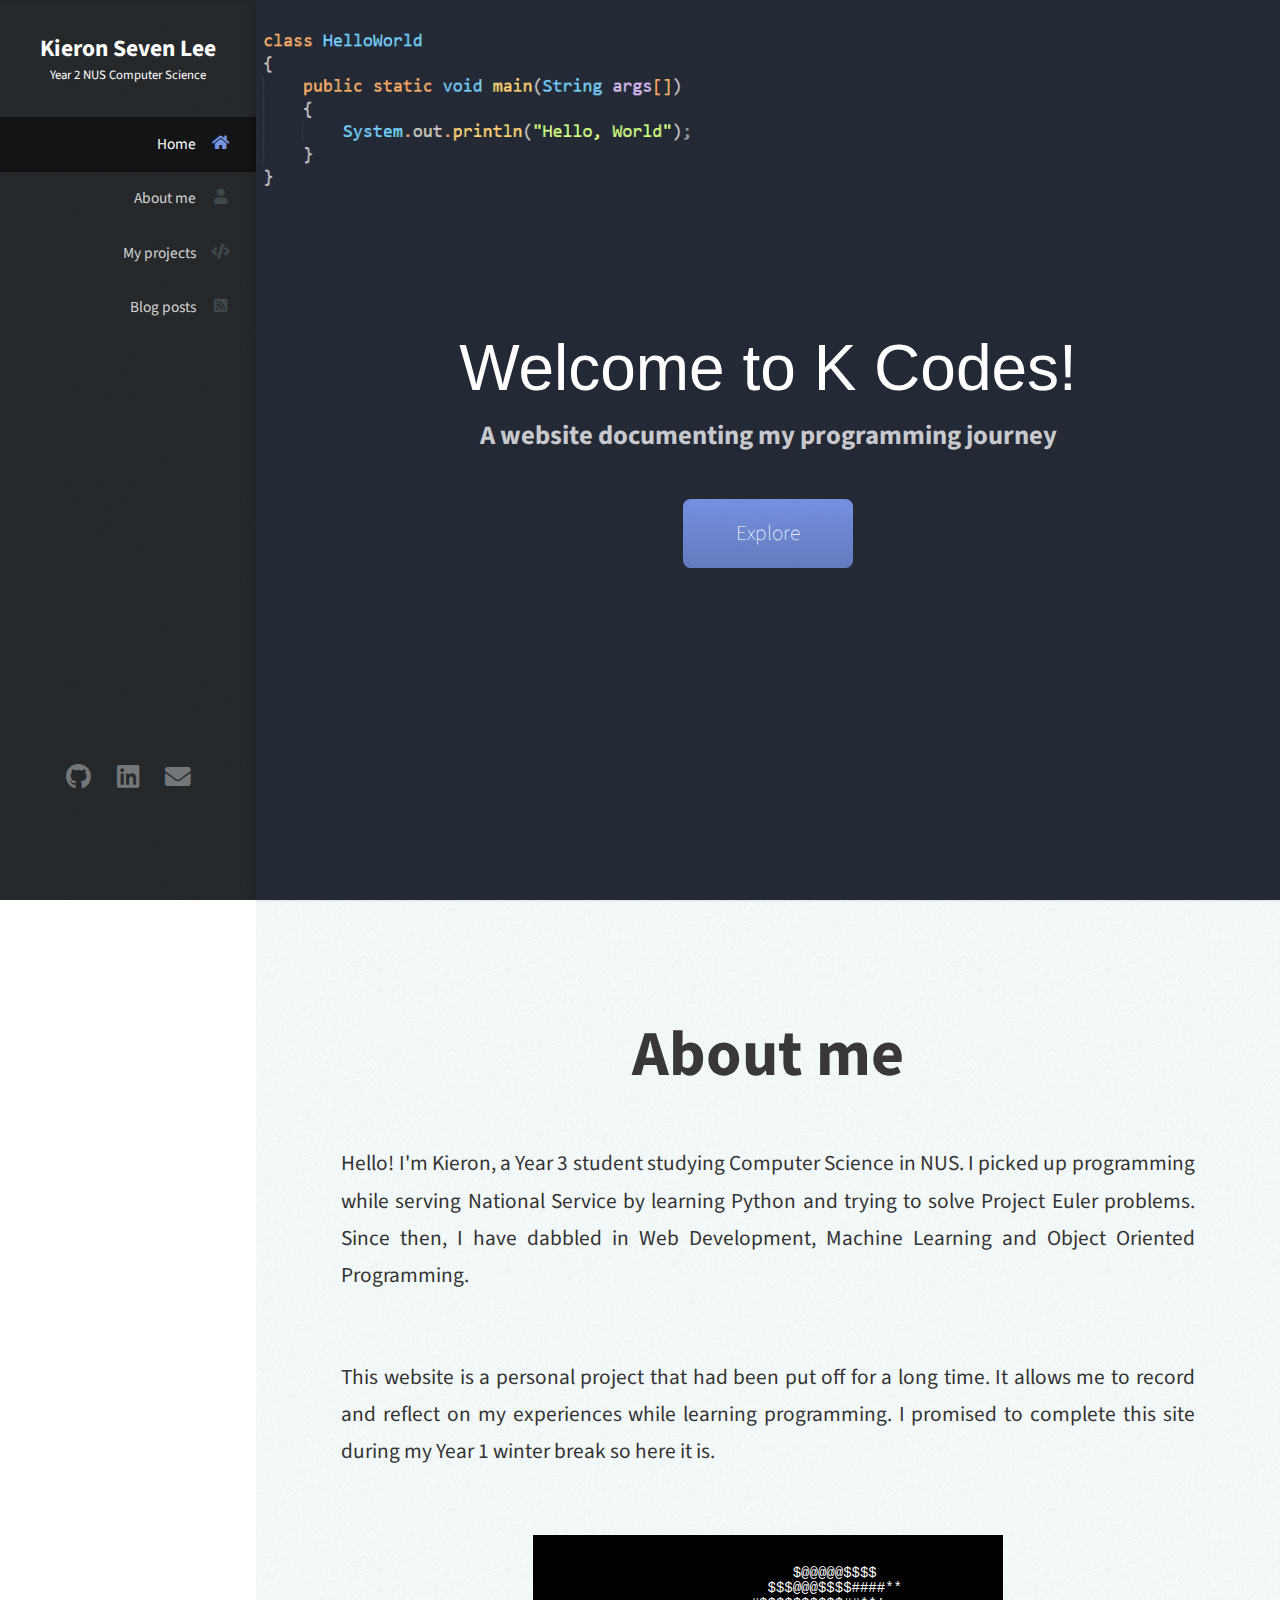
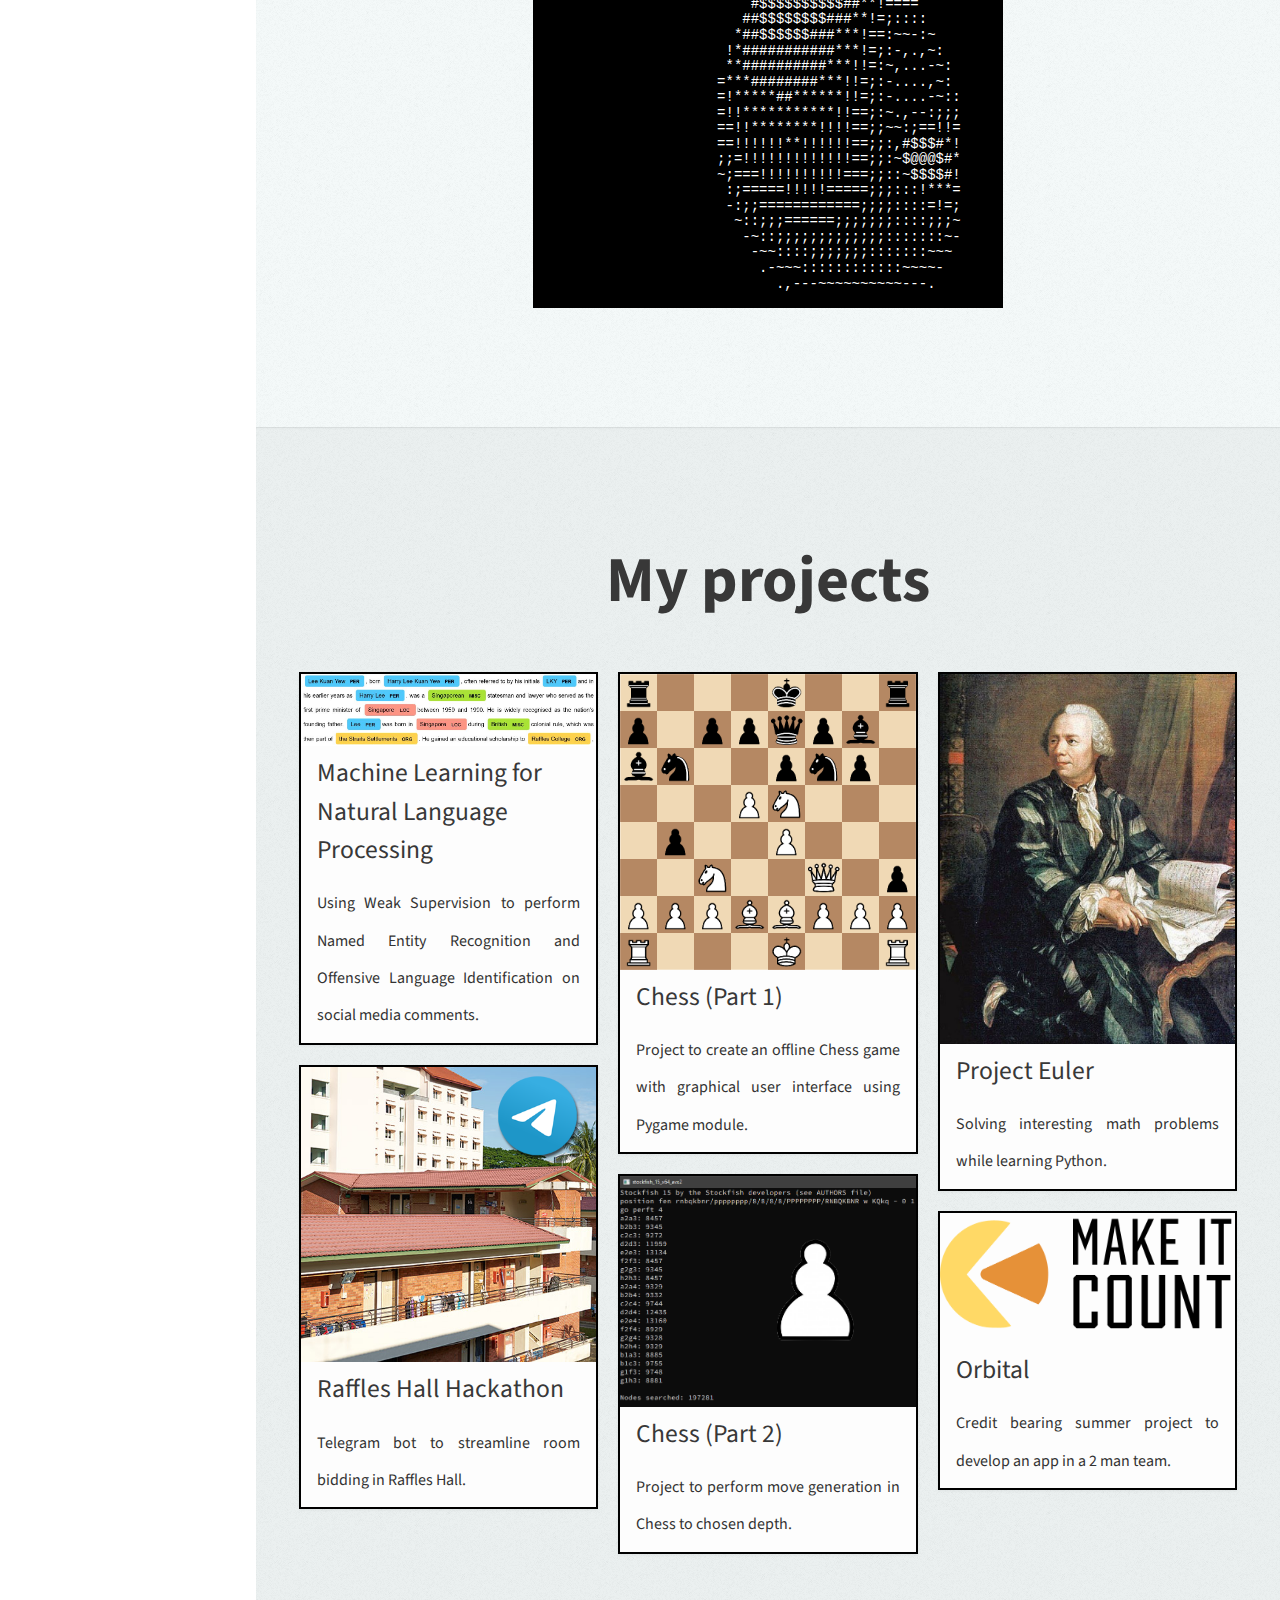
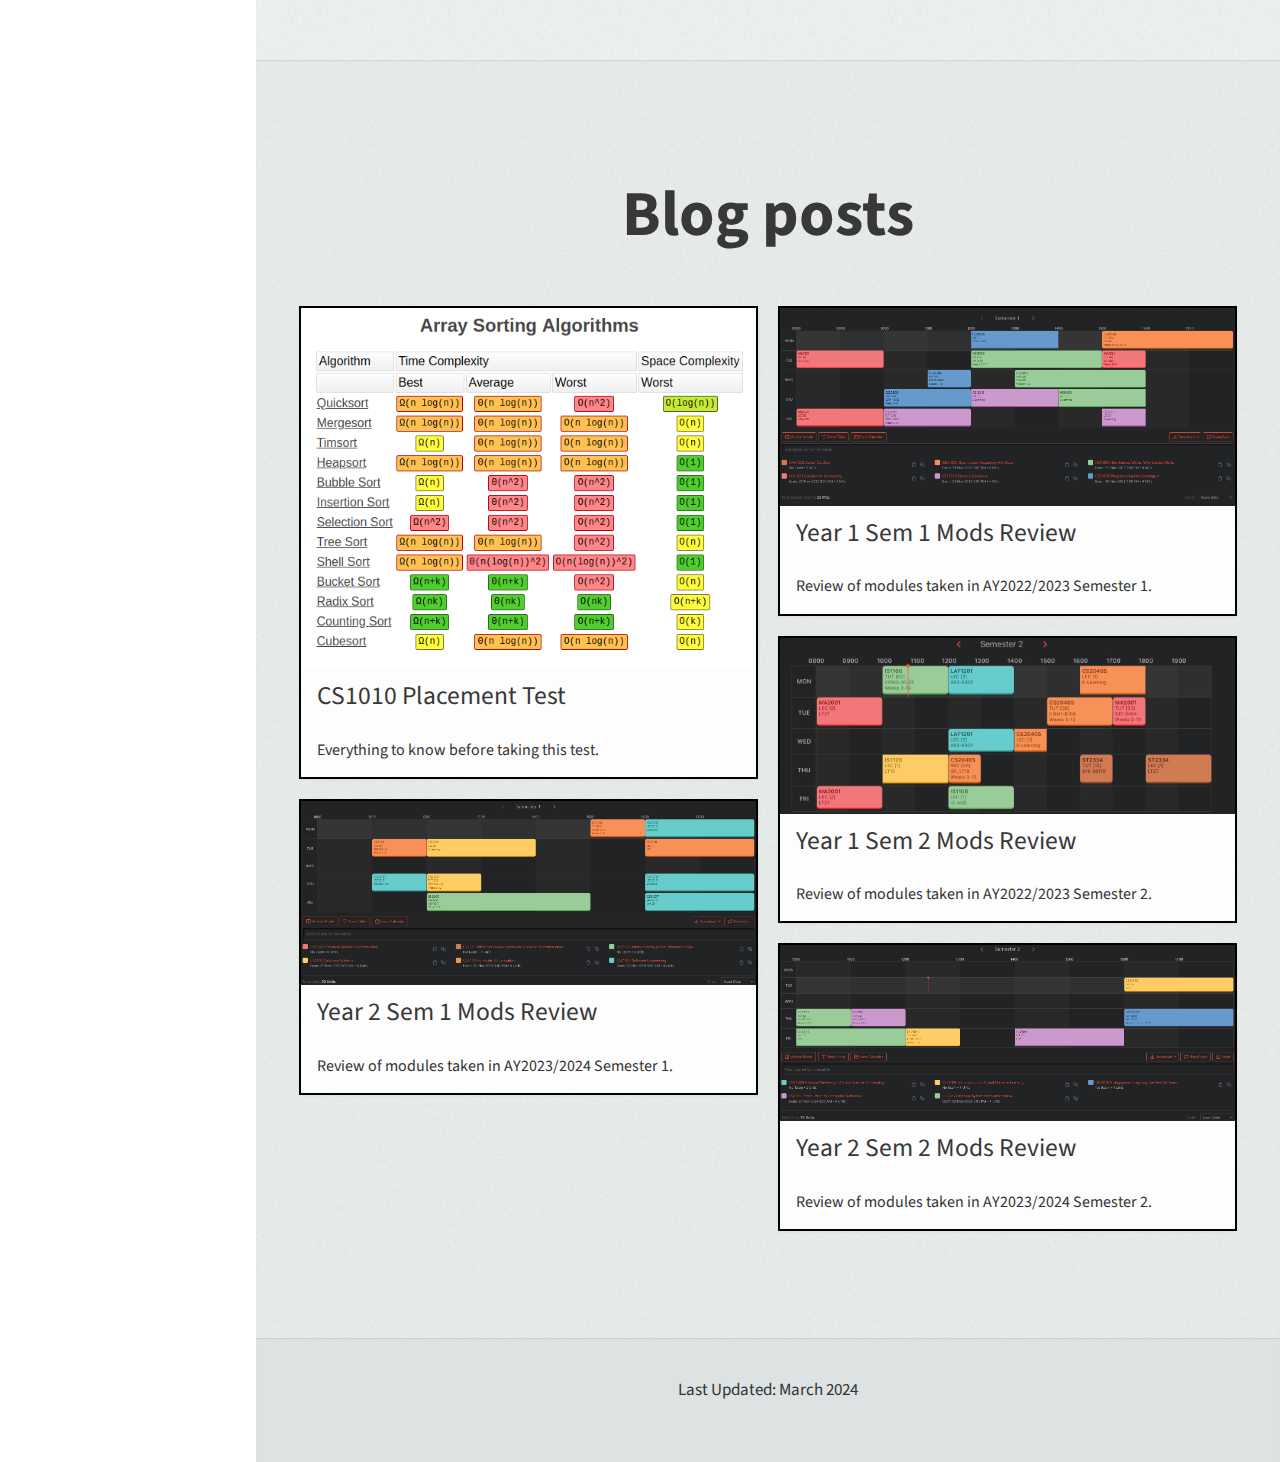
<file: index.html>
<!DOCTYPE HTML>
<html>
<head>
    <title>K Codes</title>
    <meta charset="utf-8" />
    <meta name="viewport" content="width=device-width, initial-scale=1, user-scalable=no" />
    <link rel="stylesheet" href="assets/css/main.css" />
</head>
<body class="is-preload">

    <!-- Header -->
    <div id="header">
        <div class="top">
            <!-- Logo -->
            <div id="logo">
                <h1 id="title">Kieron Seven Lee</h1>
                <!-- Role -->
                <p id ="role"></p>
            </div>

            <!-- Nav -->
            <nav id="nav">
                <ul>
                    <li><a href="#top" id="top-link"><span class="icon solid fa-home">Home</span></a></li>
                    <li><a href="#about" id="about-link"><span class="icon solid fa-user">About me</span></a></li>
                    <li><a href="#projects" id="projects-link"><span class="icon solid fa-code">My projects</span></a></li>
                    <li><a href="#blog" id="blog-link"><span class="icon solid fa-rss-square">Blog posts</span></a></li>
                </ul>
            </nav>
        </div>

        <!-- Social icons -->
        <div class="bottom">
            <!-- Social Icons -->
            <ul class="icons">
                <li><a href="https://github.com/Cikguseven" class="icon brands fa-github" target="_blank"><span class="label">Github</span></a></li>
                <li><a href="https://www.linkedin.com/in/kieron7lee" class="icon brands fa-linkedin" target="_blank"><span class="label">Linkedin</span></a></li>
                <li><a href="mailto:kieronsevenlee@gmail.com" class="icon solid fa-envelope" target="_blank"><span class="label">Email</span></a></li>
            </ul>
        </div>
    </div>

    <!-- Main -->
    <div id="main">
        <!-- Intro -->
        <section id="top" class="one dark cover">
            <div class="container">

                <header>
                    <h2 class="alt">
                        <strong>Welcome to K Codes!</strong>
                    </h2>
                    <h5>A website documenting my programming journey</h5>
                </header>

                <footer>
                    <a href="#about" class="button scrolly">Explore</a>
                </footer>

            </div>
        </section>

        <!-- About Me -->
        <section id="about" class="two">
            <div class="container">

                <header>
                    <h2>About me</h2>
                </header>

                <div class="container" id="about">
                    <p>Hello! I'm Kieron, a Year 3 student studying Computer Science in NUS. I picked up programming while serving National Service by learning Python and trying to solve Project Euler problems. Since then, I have dabbled in Web Development, Machine Learning and Object Oriented Programming.</p>

                    <p>This website is a personal project that had been put off for a long time. It allows me to record and reflect on my experiences while learning programming. I promised to complete this site during my Year 1 winter break so here it is.</p>
                </div>

                <div class="donut">
                    <pre id="donut"></pre>
                </div>

            </div>
        </section>

        <!-- Projects -->
        <section id="projects" class="three">
            <div class="container">

                <header>
                    <h2>My projects</h2>
                </header>

                <div class="row">
                    <div class="col-4 col-12-mobile">
                        <article class="item">
                            <a href="projects/nlp" class="image fit"><img src="images/ner.jpg" alt="" />
                                <header>
                                    <h3>Machine Learning for Natural Language Processing</h3>
                                </header>
                                <p>Using Weak Supervision to perform Named Entity Recognition and Offensive Language Identification on social media comments.</p>
                            </a>
                        </article>

                        <article class="item">
                            <a href="projects/rh" class="image fit"><img src="images/rhtele.png" alt="" />
                                <header>
                                    <h3>Raffles Hall Hackathon</h3>
                                </header>
                                <p>Telegram bot to streamline room bidding in Raffles Hall.</p>
                            </a>
                        </article>
                    </div>

                    <div class="col-4 col-12-mobile">
                        <article class="item">
                            <a href="projects/chess" class="image fit"><img src="images/chess.png" alt="" />
                                <header>
                                    <h3>Chess (Part 1)</h3>
                                </header>
                                <p>Project to create an offline Chess game with graphical user interface using Pygame module.</p>
                            </a>
                        </article>
                        <article class="item">
                            <a href="projects/chess2" class="image fit"><img src="images/sf1.png" alt="" />
                                <header>
                                    <h3>Chess (Part 2)</h3>
                                </header>
                                <p>Project to perform move generation in Chess to chosen depth.</p>
                            </a>
                        </article>
                    </div>

                    <div class="col-4 col-12-mobile">
                        <article class="item">
                            <a href="projects/euler" class="image fit"><img src="images/euler.jpg" alt="" />
                                <header>
                                    <h3>Project Euler</h3>
                                </header>
                                <p>Solving interesting math problems while learning Python.</p>
                            </a>    
                        </article>
                        <article class="item">
                            <a href="projects/orbital" class="image fit"><img src="images/orbital.png" alt="" />
                                <header>
                                    <h3>Orbital</h3>
                                </header>
                                <p>Credit bearing summer project to develop an app in a 2 man team.</p>
                            </a>
                        </article>
                    </div>
                </div>
            </div>
        </section>

        <!-- About Me -->
        <section id="blog" class="four">
            <div class="container">

                <header>
                    <h2>Blog posts</h2>
                </header>

                <div class="row">
                    <div class="col-6 col-12-mobile">
                        <article class="item">
                            <a href="blog/placement" class="image fit"><img src="images/sorting.png" alt="" />
                            <header>
                                <h3>CS1010 Placement Test</h3>
                            </header>
                            <p>Everything to know before taking this test.</p>
                            </a>
                        </article>
                        <article class="item">
                            <a href="blog/y2s1" class="image fit"><img src="images/y2s1.png" alt="" />
                            <header>
                                <h3>Year 2 Sem 1 Mods Review</h3>
                            </header>
                            <p>Review of modules taken in AY2023/2024 Semester 1.</p>
                            </a>
                        </article>
                    </div>
                    <div class="col-6 col-12-mobile">
                        <article class="item">
                            <a href="blog/y1s1" class="image fit"><img src="images/timetable.png" alt="" />
                            <header>
                                <h3>Year 1 Sem 1 Mods Review</h3>
                            </header>
                            <p>Review of modules taken in AY2022/2023 Semester 1.</p>
                            </a>
                        </article>
                        <article class="item">
                            <a href="blog/y1s2" class="image fit"><img src="images/sem2.jpg" alt="" />
                            <header>
                                <h3>Year 1 Sem 2 Mods Review</h3>
                            </header>
                            <p>Review of modules taken in AY2022/2023 Semester 2.</p>
                            </a>
                        </article>
                        <article class="item">
                            <a href="blog/y2s2" class="image fit"><img src="images/y2s2.png" alt="" />
                            <header>
                                <h3>Year 2 Sem 2 Mods Review</h3>
                            </header>
                            <p>Review of modules taken in AY2023/2024 Semester 2.</p>
                            </a>
                        </article>
                    </div>
                </div>


            </div>
        </section>
    </div>

    <!-- Footer -->
    <div id="footer">

        <!-- Last Updated -->
        <p id="updated"></p>

    </div>

    <!-- Scripts -->
    <script src="assets/js/jquery.min.js"></script>
    <script src="assets/js/jquery.scrolly.min.js"></script>
    <script src="assets/js/jquery.scrollex.min.js"></script>
    <script src="assets/js/browser.min.js"></script>
    <script src="assets/js/breakpoints.min.js"></script>
    <script src="assets/js/util.js"></script>
    <script src="assets/js/main.js"></script>
    <script src="assets/js/donut.js"></script>
    <script src="assets/js/common.js"></script>

</body>
</html>
</file>
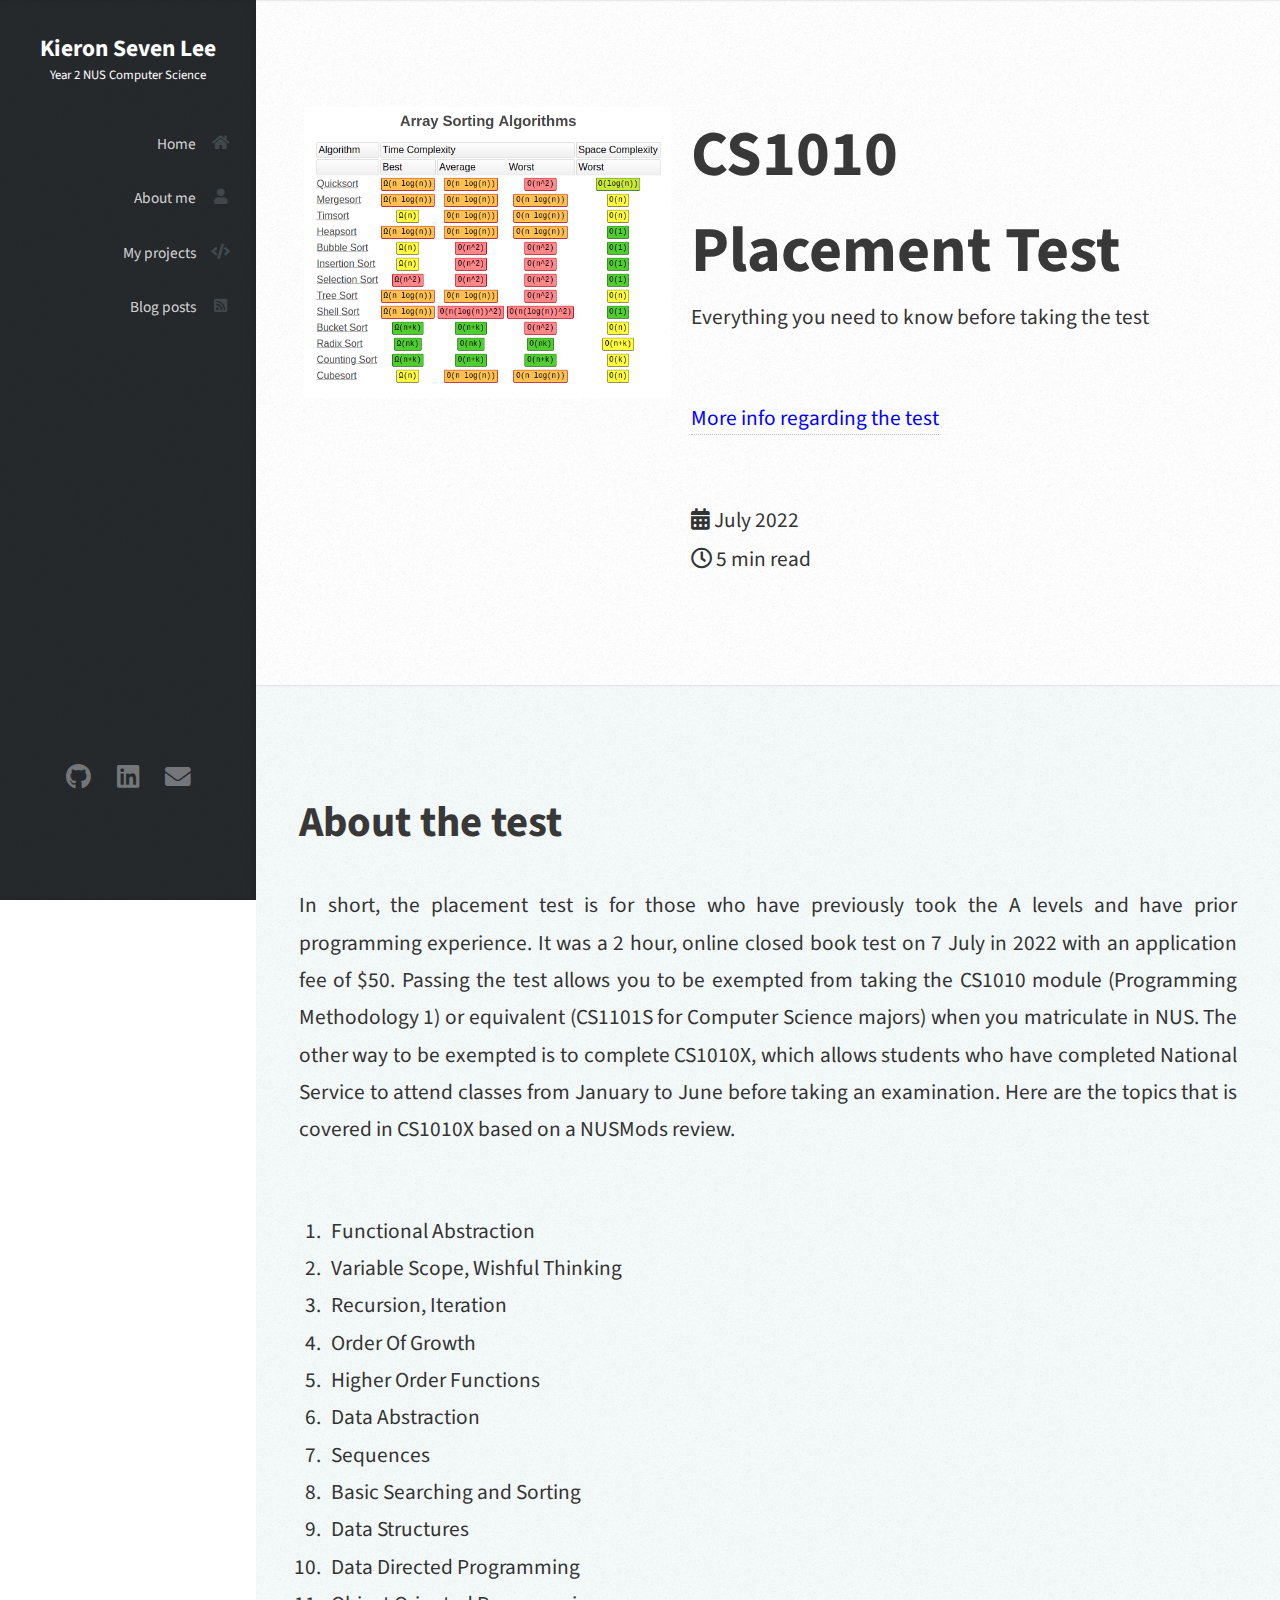
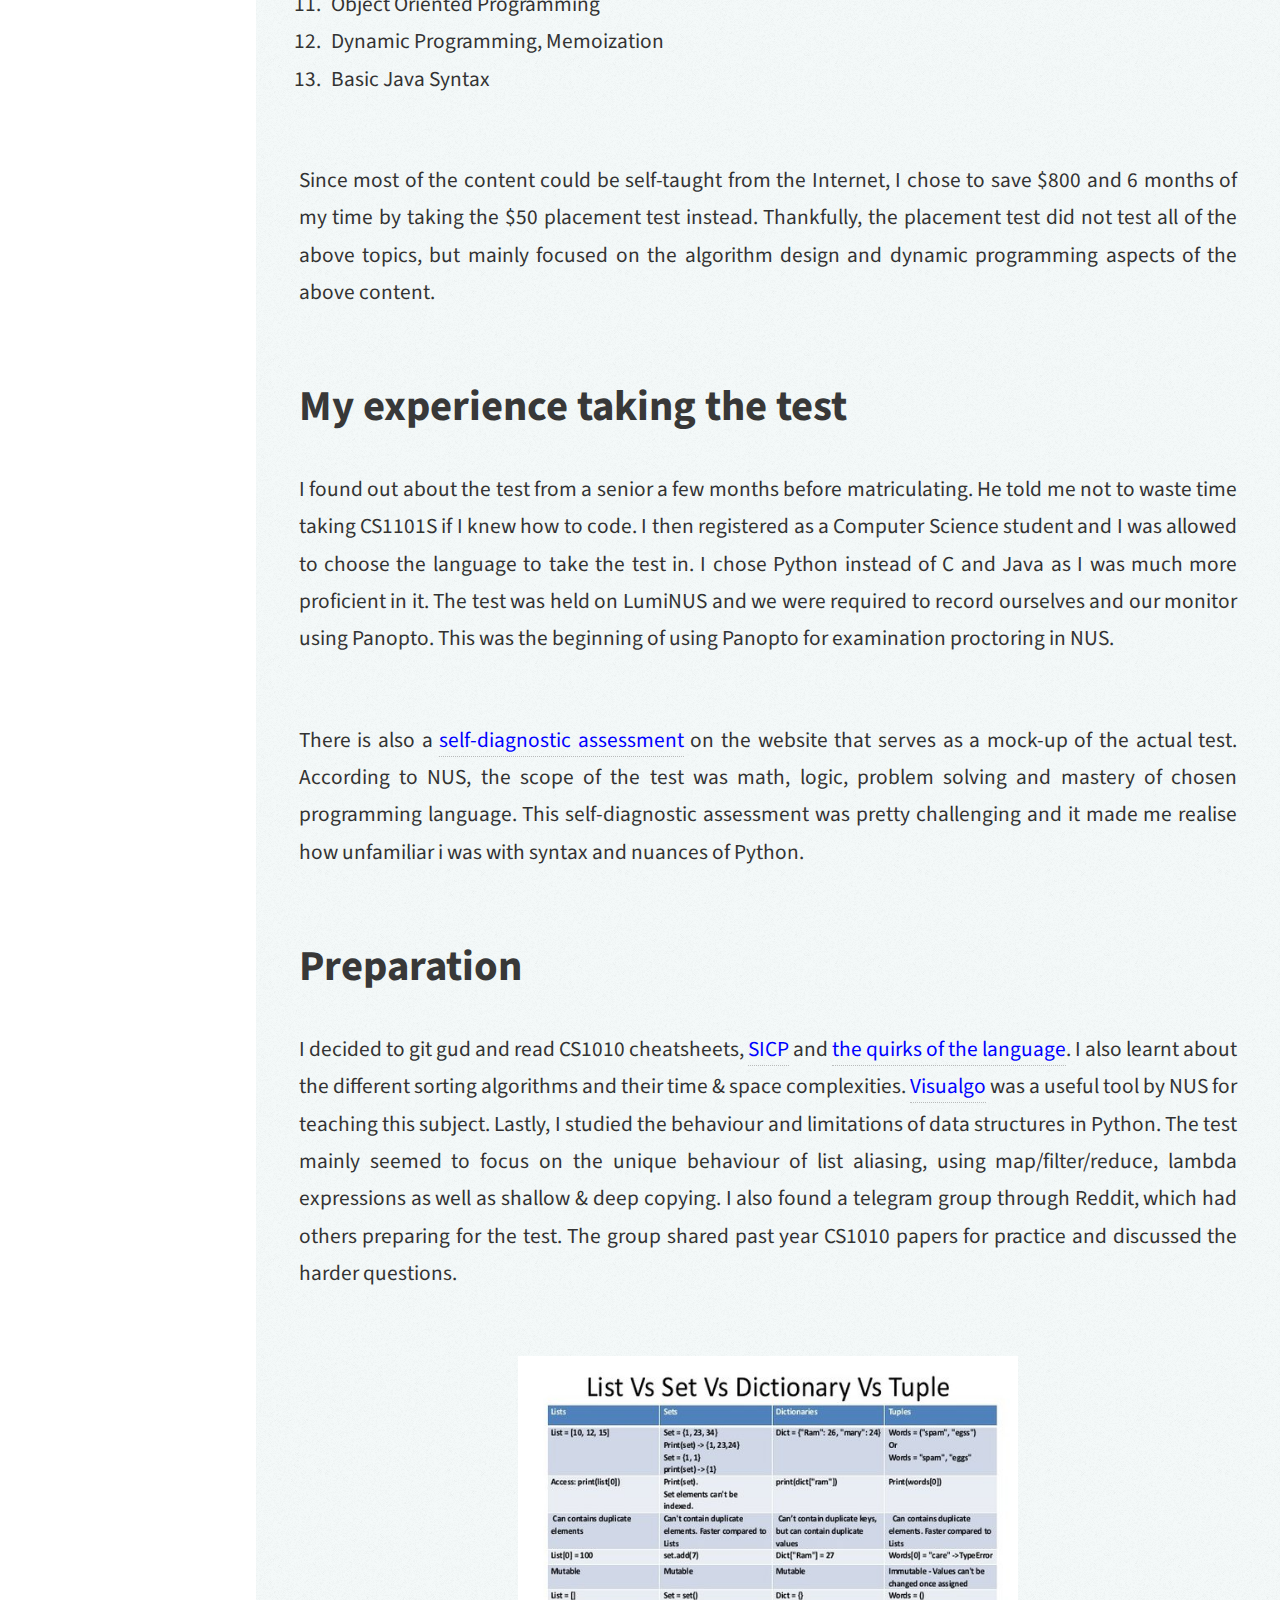
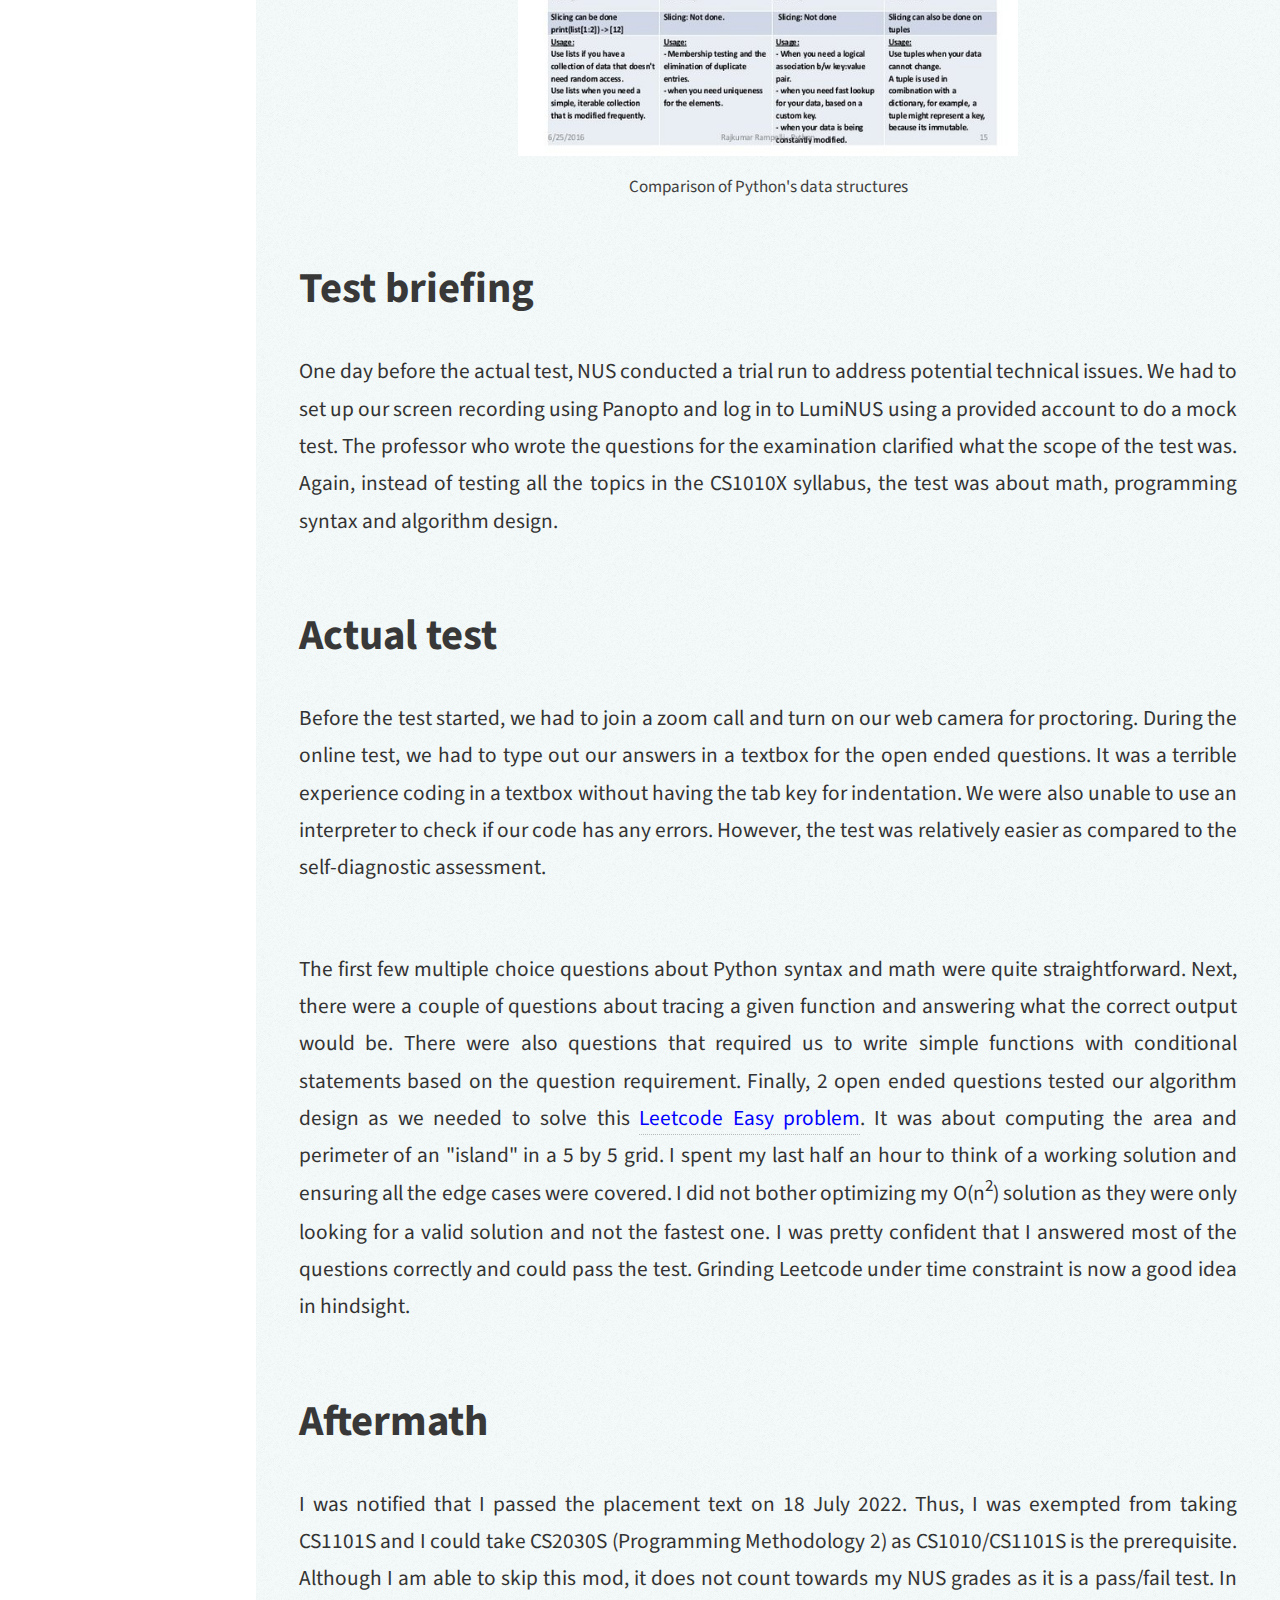
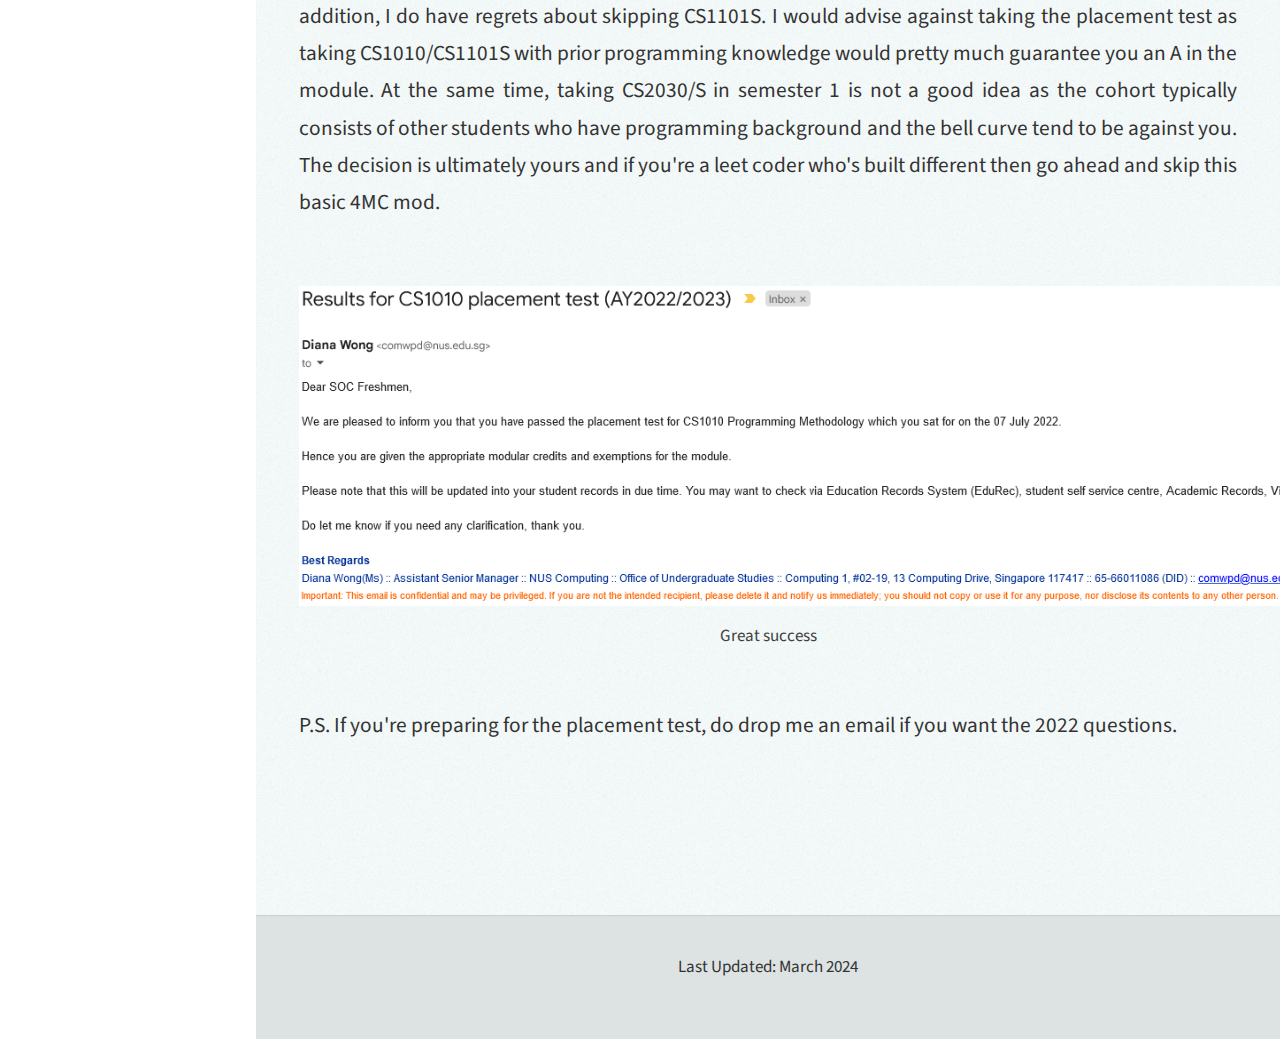
<file: blog/placement.html>
<!DOCTYPE HTML>
<html>
<head>
    <title>CS1010 Placement Test | K Codes</title>
    <meta charset="utf-8" />
    <meta name="viewport" content="width=device-width, initial-scale=1, user-scalable=no" />
    <link rel="stylesheet" href="../assets/css/main.css" />
</head>
<body class="is-preload">

    <!-- Header -->
    <div id="header">
        <div class="top">
            <!-- Logo -->
            <div id="logo">
                <h1 id="title">Kieron Seven Lee</h1>
                <!-- Role -->
                <p id ="role"></p>
            </div>

            <!-- Nav -->
            <nav id="nav">
                <ul>
                    <li><a href="../" id="top-link"><span class="icon solid fa-home">Home</span></a></li>
                    <li><a href="../#about" id="about-link"><span class="icon solid fa-user">About me</span></a></li>
                    <li><a href="../#projects" id="projects-link"><span class="icon solid fa-code">My projects</span></a></li>
                    <li><a href="../#blog" id="blog-link"><span class="icon solid fa-rss-square">Blog posts</span></a></li>
                </ul>
            </nav>
        </div>

        <div class="bottom">
            <!-- Social Icons -->
            <ul class="icons">
                <li><a href="https://github.com/Cikguseven" class="icon brands fa-github" target="_blank"><span class="label">Github</span></a></li>
                <li><a href="https://www.linkedin.com/in/kieron7lee" class="icon brands fa-linkedin" target="_blank"><span class="label">Linkedin</span></a></li>
                <li><a href="mailto:kieronsevenlee@gmail.com" class="icon solid fa-envelope" target="_blank"><span class="label">Email</span></a></li>
            </ul>
        </div>
    </div>

    <!-- Main -->
    <div id="main" class="post">

        <!-- Header -->
        <section>
            <div class="row">
                <div class="col-5 col-12-mobile">
                    <article class="postimage">
                        <img src="../images/sorting.png" alt="" />
                    </article>
                </div>      
            
                <div class="col-6 col-12-mobile" id="postheader">
                    <h2>CS1010 Placement Test</h2>
                    <p>Everything you need to know before taking the test</p>
                    <p><a href="https://www.comp.nus.edu.sg/programmes/ug/exemptions/a-levels/" target="_blank">More info regarding the test</a></p>
                    <span class="icon solid fa-calendar-alt"> July 2022</span>
                    <span class="icon regular fa-clock"> 5 min read</span>
                    
                </div>
                
        </section>

        <!-- Article -->
        <section id="article" class="two">
            <div class="container" id="about">
                <h3>About the test</h3>

                <p>In short, the placement test is for those who have previously took the A levels and have prior programming experience. It was a 2 hour, online closed book test on 7 July in 2022 with an application fee of $50. Passing the test allows you to be exempted from taking the CS1010 module (Programming Methodology 1) or equivalent (CS1101S for Computer Science majors) when you matriculate in NUS. The other way to be exempted is to complete CS1010X, which allows students who have completed National Service to attend classes from January to June before taking an examination. Here are the topics that is covered in CS1010X based on a NUSMods review.</p>

                <ol>
                    <li>Functional Abstraction</li>
                    <li>Variable Scope, Wishful Thinking</li>
                    <li>Recursion, Iteration</li>
                    <li>Order Of Growth</li>
                    <li>Higher Order Functions</li>
                    <li>Data Abstraction</li>
                    <li>Sequences</li>
                    <li>Basic Searching and Sorting</li>
                    <li>Data Structures</li>
                    <li>Data Directed Programming</li>
                    <li>Object Oriented Programming</li>
                    <li>Dynamic Programming, Memoization</li>
                    <li>Basic Java Syntax</li>
                </ol>

                <p>Since most of the content could be self-taught from the Internet, I chose to save $800 and 6 months of my time by taking the $50 placement test instead. Thankfully, the placement test did not test all of the above topics, but mainly focused on the algorithm design and dynamic programming aspects of the above content.</p>

                <h3>My experience taking the test</h3>

                <p>I found out about the test from a senior a few months before matriculating. He told me not to waste time taking CS1101S if I knew how to code. I then registered as a Computer Science student and I was allowed to choose the language to take the test in. I chose Python instead of C and Java as I was much more proficient in it. The test was held on LumiNUS and we were required to record ourselves and our monitor using Panopto. This was the beginning of using Panopto for examination proctoring in NUS.</p>

                <p>There is also a <a href="https://www.comp.nus.edu.sg/programmes/ug/exemptions/sda-prog-meth" target="_blank">self-diagnostic assessment</a> on the website that serves as a mock-up of the actual test. According to NUS, the scope of the test was math, logic, problem solving and mastery of chosen programming language. This self-diagnostic assessment was pretty challenging and it made me realise how unfamiliar i was with syntax and nuances of Python.</p>

                <h3>Preparation</h3>
                <p>I decided to git gud and read CS1010 cheatsheets, <a href="https://www.angelfire.com/tx4/cus/pl/sicp_python_01.html" target="_blank">SICP</a> and <a href="https://github.com/satwikkansal/wtfpython" target="_blank">the quirks of the language</a>. I also learnt about the different sorting algorithms and their time & space complexities. <a href="https://visualgo.net/en" target="_blank">Visualgo</a> was a useful tool by NUS for teaching this subject. Lastly, I studied the behaviour and limitations of data structures in Python. The test mainly seemed to focus on the unique behaviour of list aliasing, using map/filter/reduce, lambda expressions as well as shallow & deep copying. I also found a telegram group through Reddit, which had others preparing for the test. The group shared past year CS1010 papers for practice and discussed the harder questions.</p>

                <div class="imgdiv">
                    <img src="../images/ds.jpg" width="500vw" height="400vh" >
                    <p class="imgdescription">Comparison of Python's data structures</p>
                </div>

                <h3>Test briefing</h3>
                <p>One day before the actual test, NUS conducted a trial run to address potential technical issues. We had to set up our screen recording using Panopto and log in to LumiNUS using a provided account to do a mock test. The professor who wrote the questions for the examination clarified what the scope of the test was. Again, instead of testing all the topics in the CS1010X syllabus, the test was about math, programming syntax and algorithm design.</p>

                <h3>Actual test</h3>
                <p>Before the test started, we had to join a zoom call and turn on our web camera for proctoring. During the online test, we had to type out our answers in a textbox for the open ended questions. It was a terrible experience coding in a textbox without having the tab key for indentation. We were also unable to use an interpreter to check if our code has any errors. However, the test was relatively easier as compared to the self-diagnostic assessment.</p>

                <p>The first few multiple choice questions about Python syntax and math were quite straightforward. Next, there were a couple of questions about tracing a given function and answering what the correct output would be. There were also questions that required us to write simple functions with conditional statements based on the question requirement. Finally, 2 open ended questions tested our algorithm design as we needed to solve this <a href="https://leetcode.com/problems/island-perimeter/" target="_blank">Leetcode Easy problem</a>. It was about computing the area and perimeter of an "island" in a 5 by 5 grid. I spent my last half an hour to think of a working solution and ensuring all the edge cases were covered. I did not bother optimizing my O(n<sup>2</sup>) solution as they were only looking for a valid solution and not the fastest one. I was pretty confident that I answered most of the questions correctly and could pass the test. Grinding Leetcode under time constraint is now a good idea in hindsight.</p>

                <h3>Aftermath</h3>
                <p>I was notified that I passed the placement text on 18 July 2022. Thus, I was exempted from taking CS1101S and I could take CS2030S (Programming Methodology 2) as CS1010/CS1101S is the prerequisite. Although I am able to skip this mod, it does not count towards my NUS grades as it is a pass/fail test. In addition, I do have regrets about skipping CS1101S. I would advise against taking the placement test as taking CS1010/CS1101S with prior programming knowledge would pretty much guarantee you an A in the module. At the same time, taking CS2030/S in semester 1 is not a good idea as the cohort typically consists of other students who have programming background and the bell curve tend to be against you. The decision is ultimately yours and if you're a leet coder who's built different then go ahead and skip this basic 4MC mod.</p>

                <div class="imgdiv">
                    <img src="../images/gs.png" width="1200vw" height="320vh" >
                    <p class="imgdescription">Great success</p>
                </div>

                <p> P.S. If you're preparing for the placement test, do drop me an email if you want the 2022 questions.</p>        
            </div>
        </section>
    </div>

    <!-- Footer -->
    <div id="footer">

        <!-- Last Updated -->
        <p id="updated"></p>

    </div>

    <!-- Scripts -->
    <script src="../assets/js/jquery.min.js"></script>
    <script src="../assets/js/jquery.scrolly.min.js"></script>
    <script src="../assets/js/jquery.scrollex.min.js"></script>
    <script src="../assets/js/browser.min.js"></script>
    <script src="../assets/js/breakpoints.min.js"></script>
    <script src="../assets/js/util.js"></script>
    <script src="../assets/js/main.js"></script>
    <script src="../assets/js/common.js"></script>

</body>
</html>
</file>
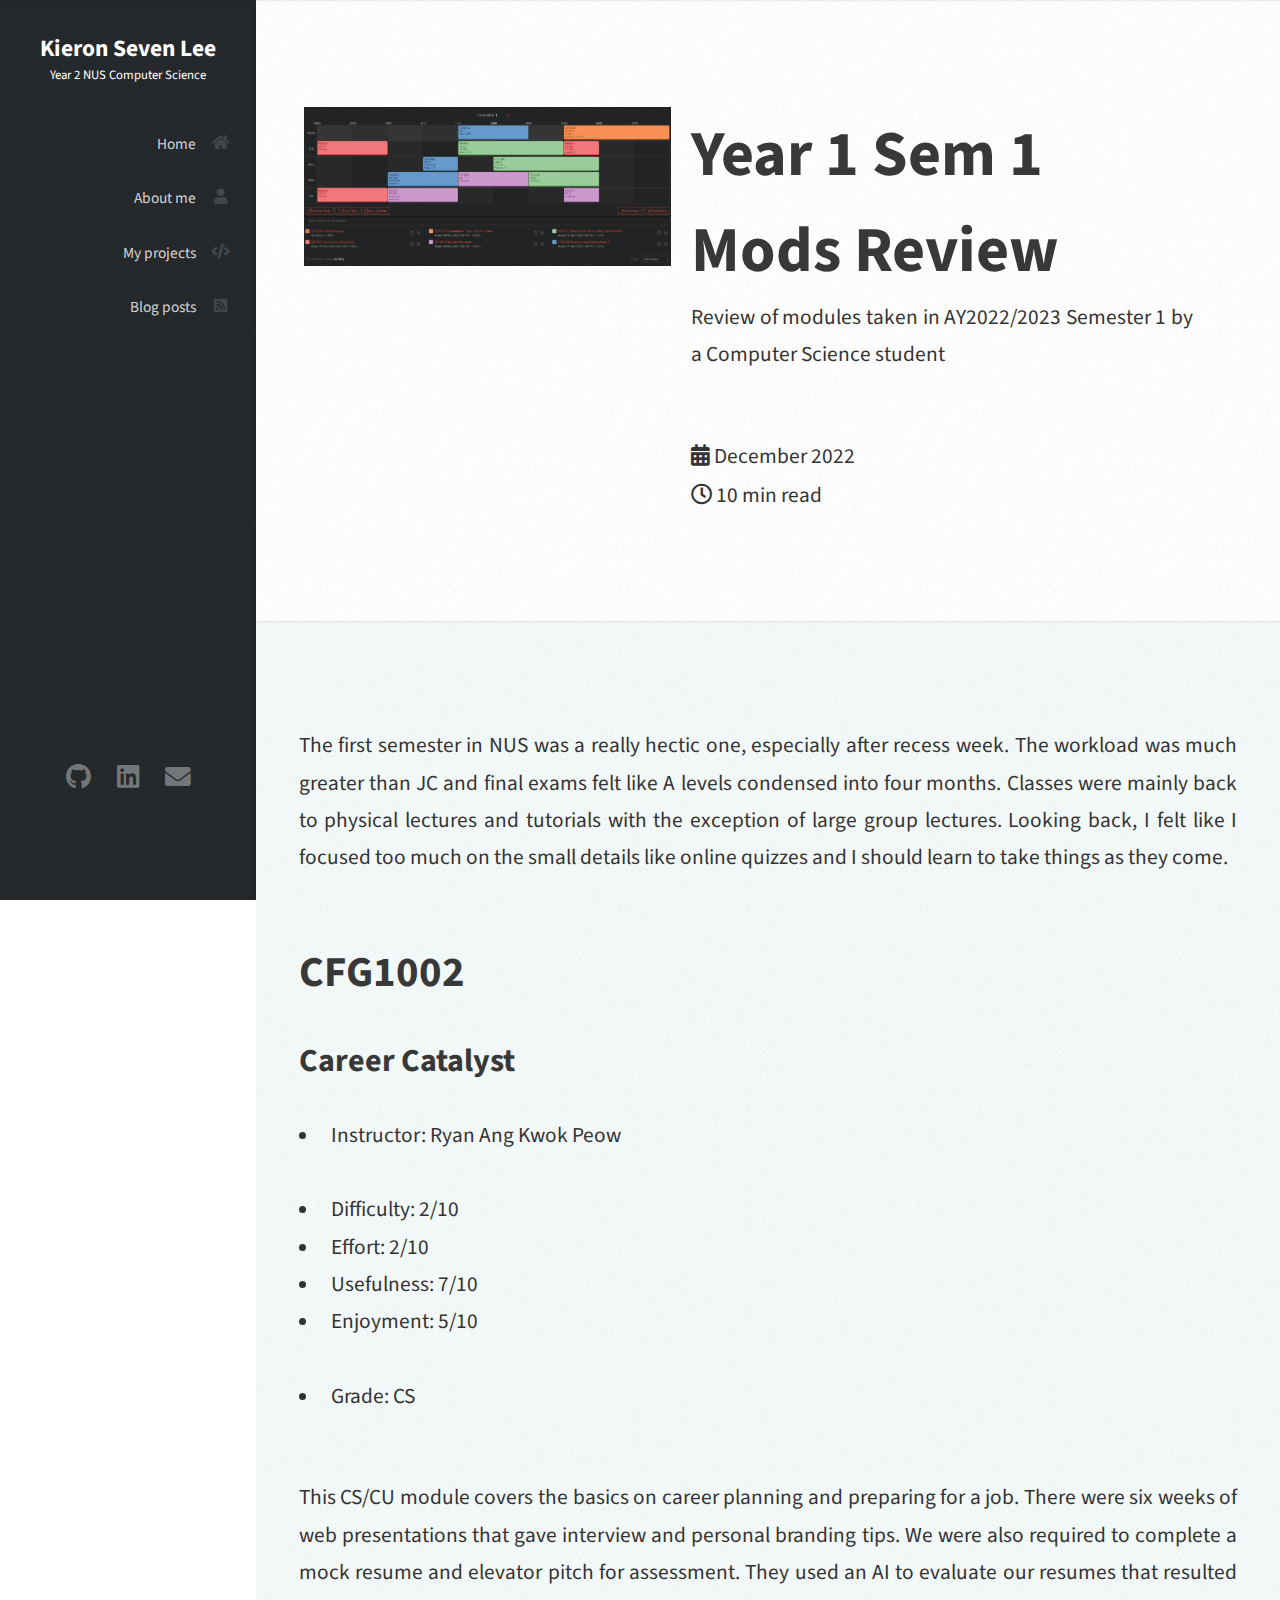
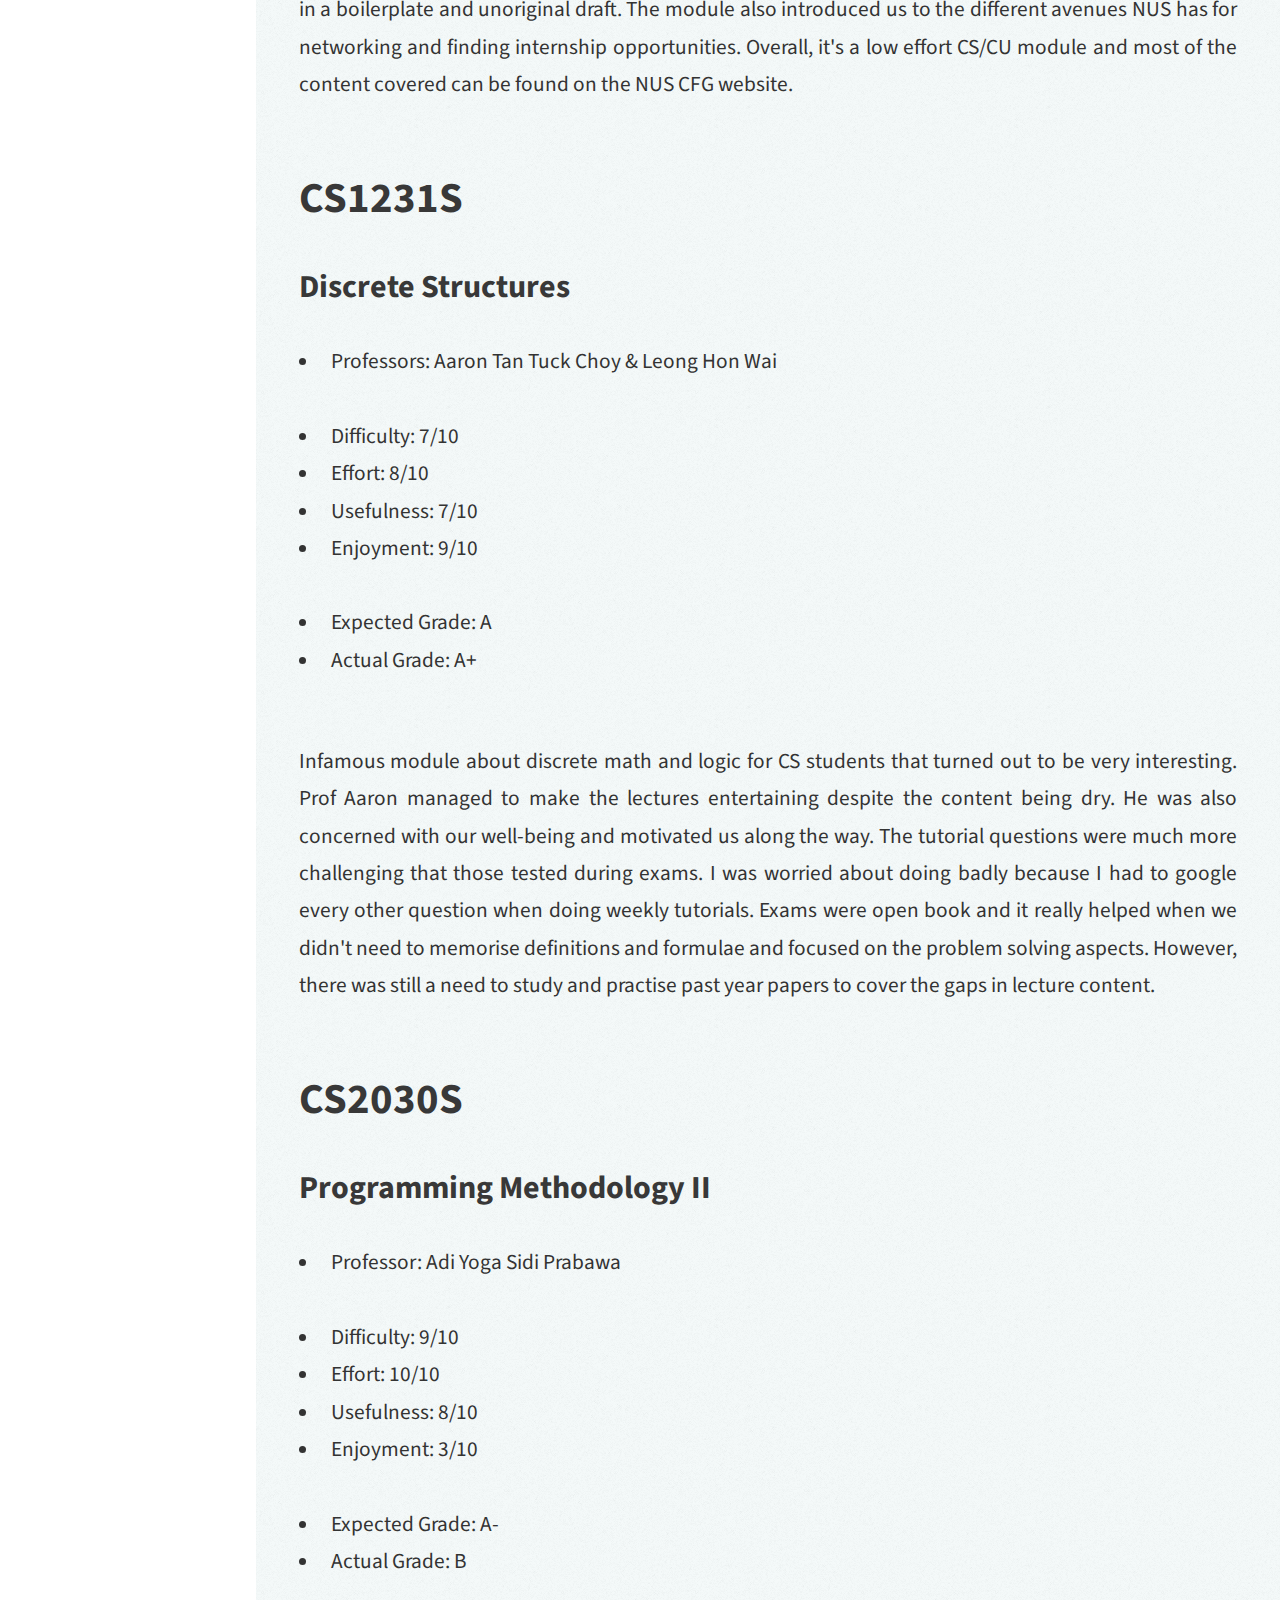
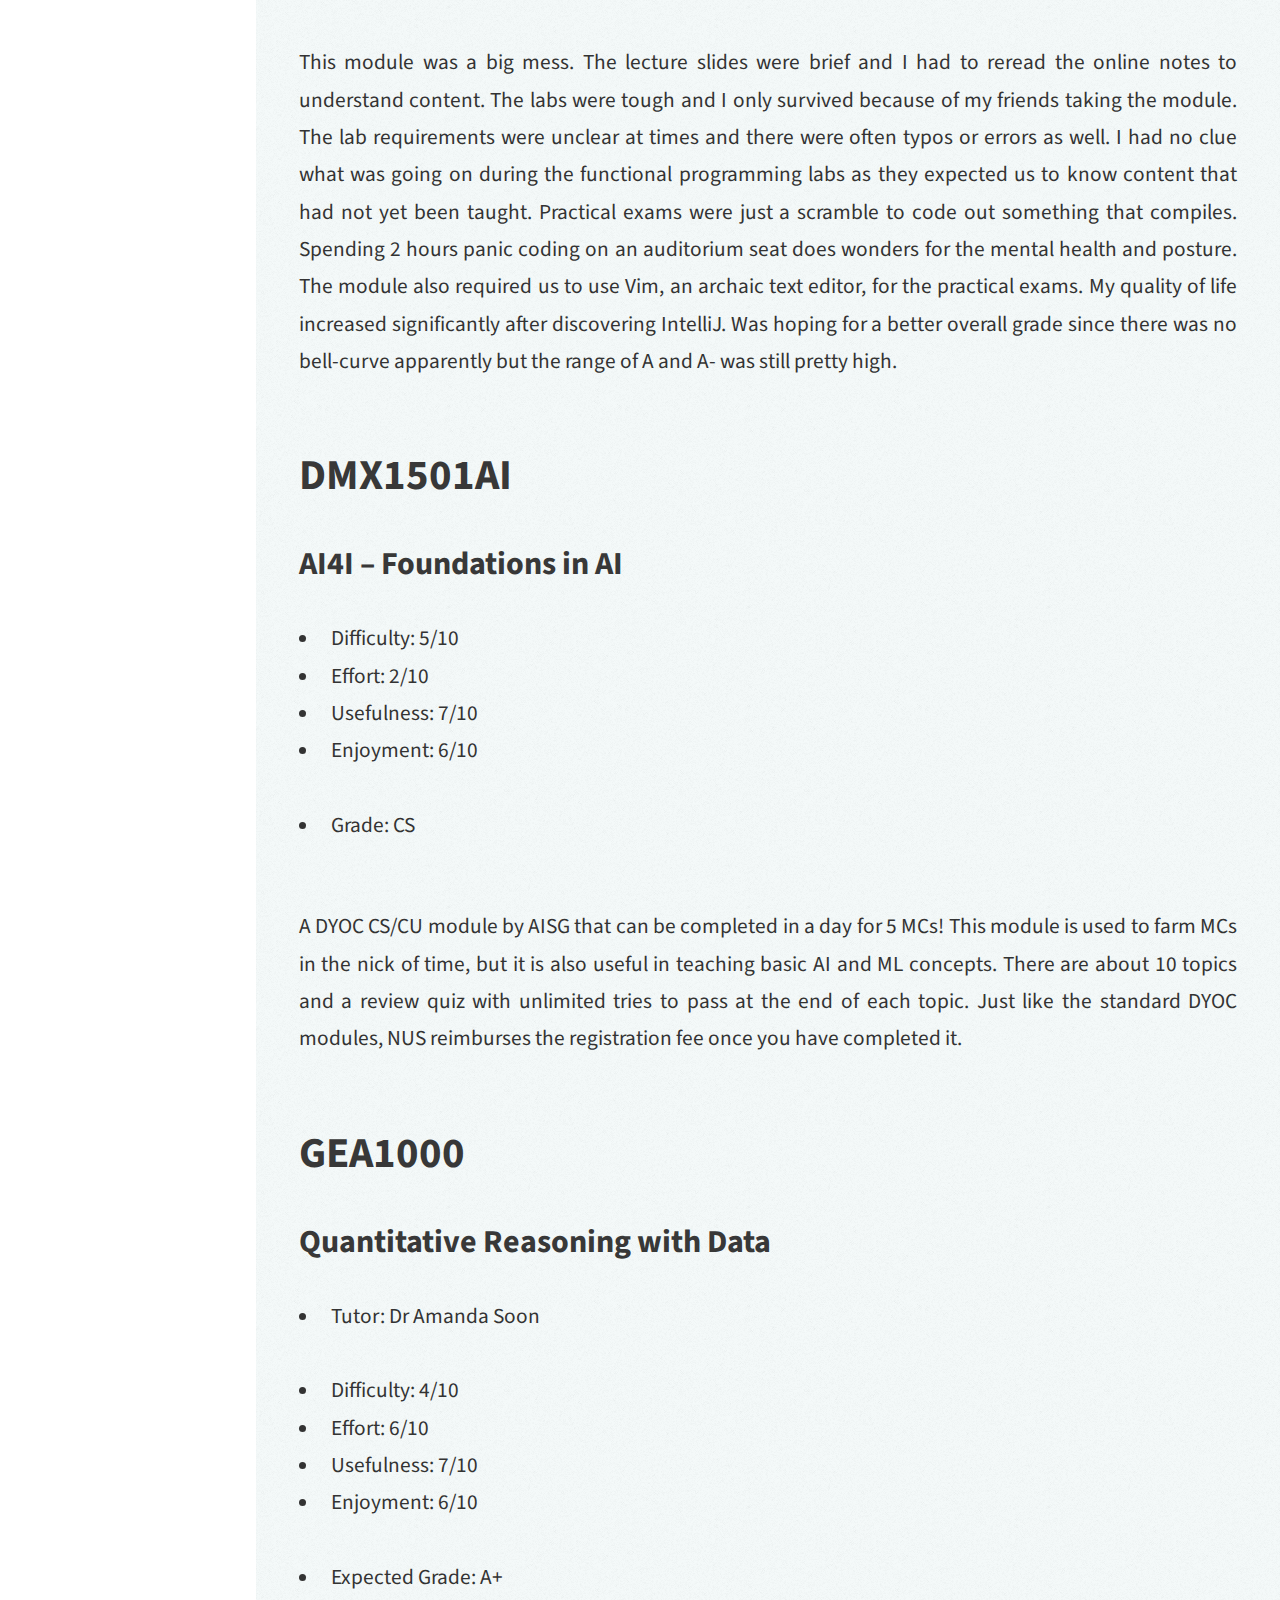
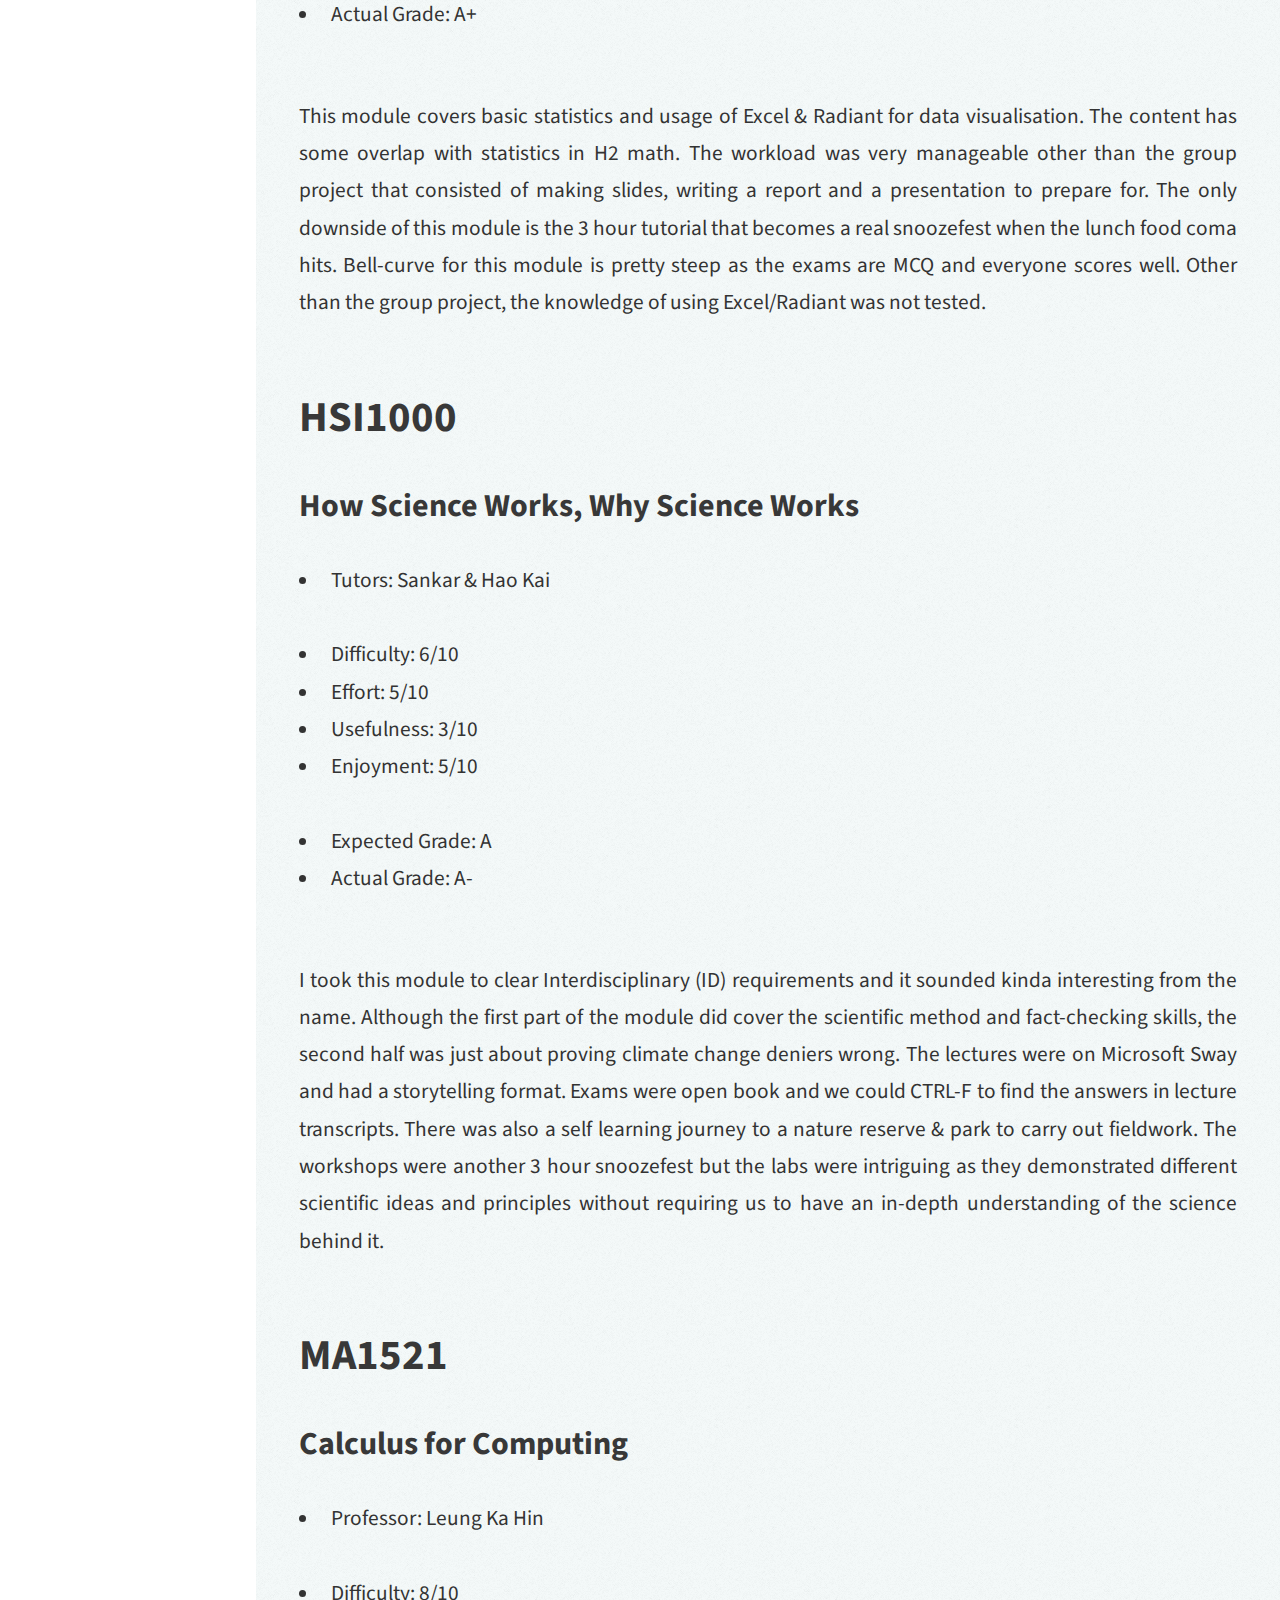
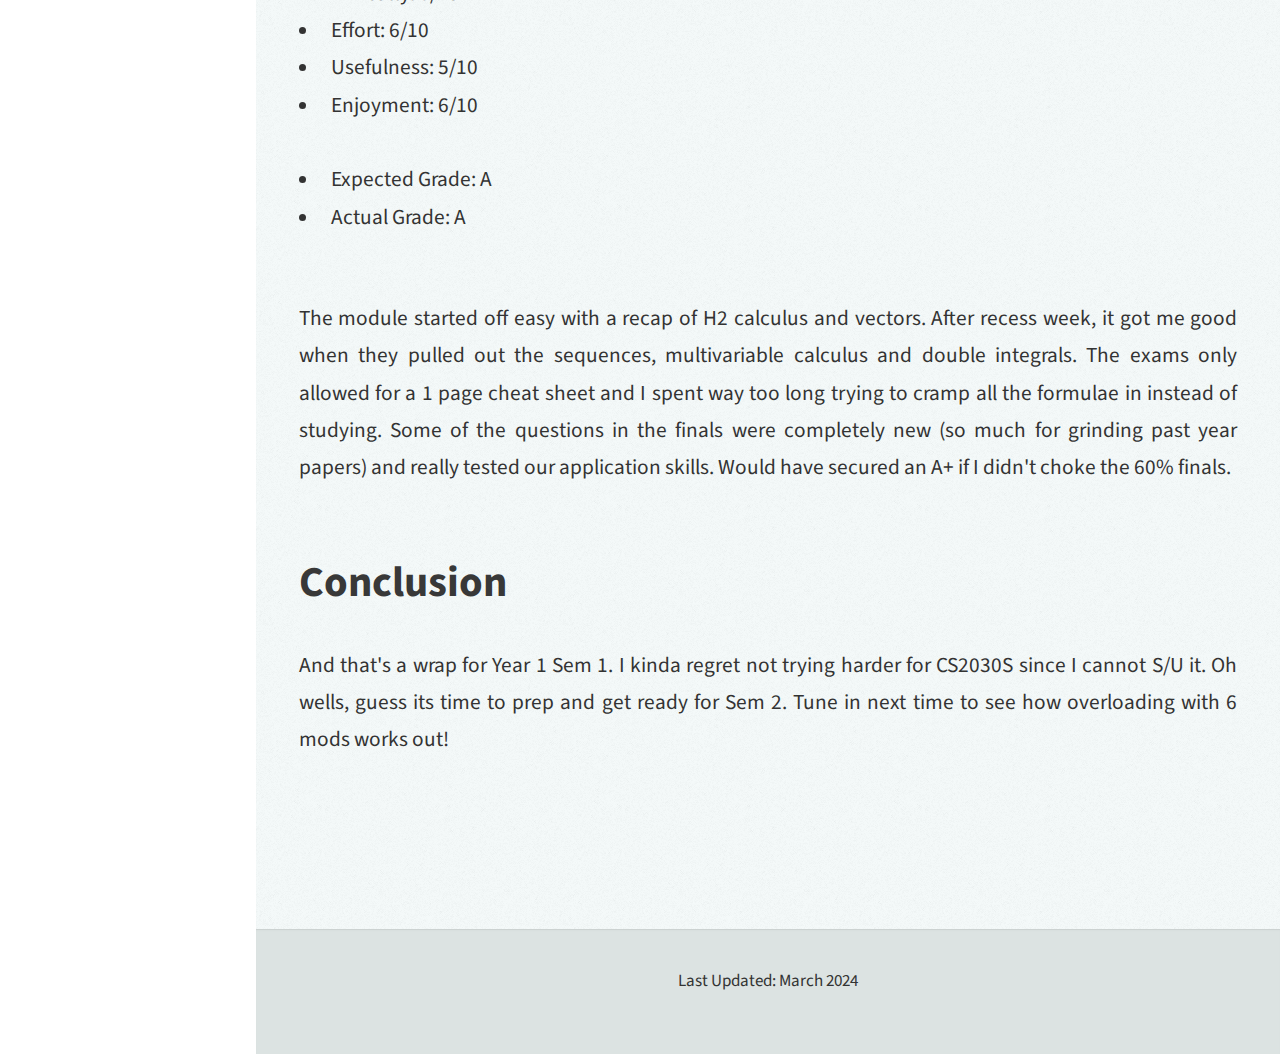
<file: blog/y1s1.html>
<!DOCTYPE HTML>
<html>
<head>
    <title>Y1S1 Mods Review | K Codes</title>
    <meta charset="utf-8" />
    <meta name="viewport" content="width=device-width, initial-scale=1, user-scalable=no" />
    <link rel="stylesheet" href="../assets/css/main.css" />
</head>
<body class="is-preload">

    <!-- Header -->
    <div id="header">
        <div class="top">
            <!-- Logo -->
            <div id="logo">
                <h1 id="title">Kieron Seven Lee</h1>
                <!-- Role -->
                <p id ="role"></p>
            </div>

            <!-- Nav -->
            <nav id="nav">
                <ul>
                    <li><a href="../" id="top-link"><span class="icon solid fa-home">Home</span></a></li>
                    <li><a href="../#about" id="about-link"><span class="icon solid fa-user">About me</span></a></li>
                    <li><a href="../#projects" id="projects-link"><span class="icon solid fa-code">My projects</span></a></li>
                    <li><a href="../#blog" id="blog-link"><span class="icon solid fa-rss-square">Blog posts</span></a></li>
                </ul>
            </nav>
        </div>

        <div class="bottom">
            <!-- Social Icons -->
            <ul class="icons">
                <li><a href="https://github.com/Cikguseven" class="icon brands fa-github" target="_blank"><span class="label">Github</span></a></li>
                <li><a href="https://www.linkedin.com/in/kieron7lee" class="icon brands fa-linkedin" target="_blank"><span class="label">Linkedin</span></a></li>
                <li><a href="mailto:kieronsevenlee@gmail.com" class="icon solid fa-envelope" target="_blank"><span class="label">Email</span></a></li>
            </ul>
        </div>
    </div>

    <!-- Main -->
    <div id="main" class="post">

        <!-- Header -->
        <section>
            <div class="row">
                <div class="col-5 col-12-mobile">
                    <article class="postimage">
                        <img src="../images/timetable.png" alt="" />
                    </article>
                </div>      
            
                <div class="col-6 col-12-mobile" id="postheader">
                    <h2>Year 1 Sem 1 Mods Review</h2>
                    <p>Review of modules taken in AY2022/2023 Semester 1 by a Computer Science student</p>
                    <span class="icon solid fa-calendar-alt"> December 2022</span>
                    <span class="icon regular fa-clock"> 10 min read</span>
                    
                </div>
                
        </section>

        <!-- Article -->
        <section id="article" class="two">
            <div class="container" id="about">
                <p> The first semester in NUS was a really hectic one, especially after recess week. The workload was much greater than JC and final exams felt like A levels condensed into four months. Classes were mainly back to physical lectures and tutorials with the exception of large group lectures. Looking back, I felt like I focused too much on the small details like online quizzes and I should learn to take things as they come.</p>

                <h3>CFG1002</h3>
                <h4>Career Catalyst</h4>

                <ul>
                    <li>Instructor: Ryan Ang Kwok Peow</li>
                    <br>
                    <li>Difficulty: 2/10</li>
                    <li>Effort: 2/10</li>
                    <li>Usefulness: 7/10</li>
                    <li>Enjoyment: 5/10</li>
                    <br>
                    <li>Grade: CS</li>
                </ul>

                <p>This CS/CU module covers the basics on career planning and preparing for a job. There were six weeks of web presentations that gave interview and personal branding tips. We were also required to complete a mock resume and elevator pitch for assessment. They used an AI to evaluate our resumes that resulted in a boilerplate and unoriginal draft. The module also introduced us to the different avenues NUS has for networking and finding internship opportunities. Overall, it's a low effort CS/CU module and most of the content covered can be found on the NUS CFG website.</p>

                <h3>CS1231S</h3>
                <h4>Discrete Structures</h4>

                <ul>
                    <li>Professors: Aaron Tan Tuck Choy & Leong Hon Wai</li>
                    <br>
                    <li>Difficulty: 7/10</li>
                    <li>Effort: 8/10</li>
                    <li>Usefulness: 7/10</li>
                    <li>Enjoyment: 9/10</li>
                    <br>
                    <li>Expected Grade: A</li>
                    <li>Actual Grade: A+</li>
                </ul>

                <p>Infamous module about discrete math and logic for CS students that turned out to be very interesting. Prof Aaron managed to make the lectures entertaining despite the content being dry. He was also concerned with our well-being and motivated us along the way. The tutorial questions were much more challenging that those tested during exams. I was worried about doing badly because I had to google every other question when doing weekly tutorials. Exams were open book and it really helped when we didn't need to memorise definitions and formulae and focused on the problem solving aspects. However, there was still a need to study and practise past year papers to cover the gaps in lecture content.</p>

                <h3>CS2030S</h3>
                <h4>Programming Methodology II</h4>

                <ul>
                    <li>Professor: Adi Yoga Sidi Prabawa</li>
                    <br>
                    <li>Difficulty: 9/10</li>
                    <li>Effort: 10/10</li>
                    <li>Usefulness: 8/10</li>
                    <li>Enjoyment: 3/10</li>
                    <br>
                    <li>Expected Grade: A-</li>
                    <li>Actual Grade: B</li>
                </ul>

                <p>This module was a big mess. The lecture slides were brief and I had to reread the online notes to understand content. The labs were tough and I only survived because of my friends taking the module. The lab requirements were unclear at times and there were often typos or errors as well. I had no clue what was going on during the functional programming labs as they expected us to know content that had not yet been taught. Practical exams were just a scramble to code out something that compiles. Spending 2 hours panic coding on an auditorium seat does wonders for the mental health and posture. The module also required us to use Vim, an archaic text editor, for the practical exams. My quality of life increased significantly after discovering IntelliJ. Was hoping for a better overall grade since there was no bell-curve apparently but the range of A and A- was still pretty high.</p>

                <h3>DMX1501AI</h3>
                <h4>AI4I – Foundations in AI</h4>

                <ul>
                    <li>Difficulty: 5/10</li>
                    <li>Effort: 2/10</li>
                    <li>Usefulness: 7/10</li>
                    <li>Enjoyment: 6/10</li>
                    <br>
                    <li>Grade: CS</li>
                </ul>

                <p>A DYOC CS/CU module by AISG that can be completed in a day for 5 MCs! This module is used to farm MCs in the nick of time, but it is also useful in teaching basic AI and ML concepts. There are about 10 topics and a review quiz with unlimited tries to pass at the end of each topic. Just like the standard DYOC modules, NUS reimburses the registration fee once you have completed it.</p>

                <h3>GEA1000</h3>
                <h4>Quantitative Reasoning with Data</h4>

                <ul>
                    <li>Tutor: Dr Amanda Soon</li>
                    <br>
                    <li>Difficulty: 4/10</li>
                    <li>Effort: 6/10</li>
                    <li>Usefulness: 7/10</li>
                    <li>Enjoyment: 6/10</li>
                    <br>
                    <li>Expected Grade: A+</li>
                    <li>Actual Grade: A+</li>
                </ul>

                <p>This module covers basic statistics and usage of Excel & Radiant for data visualisation. The content has some overlap with statistics in H2 math. The workload was very manageable other than the group project that consisted of making slides, writing a report and a presentation to prepare for. The only downside of this module is the 3 hour tutorial that becomes a real snoozefest when the lunch food coma hits. Bell-curve for this module is pretty steep as the exams are MCQ and everyone scores well. Other than the group project, the knowledge of using Excel/Radiant was not tested.</p>

                <h3>HSI1000</h3>
                <h4>How Science Works, Why Science Works</h4>

                <ul>
                    <li>Tutors: Sankar & Hao Kai</li>
                    <br>
                    <li>Difficulty: 6/10</li>
                    <li>Effort: 5/10</li>
                    <li>Usefulness: 3/10</li>
                    <li>Enjoyment: 5/10</li>
                    <br>
                    <li>Expected Grade: A</li>
                    <li>Actual Grade: A-</li>
                </ul>

                <p>I took this module to clear Interdisciplinary (ID) requirements and it sounded kinda interesting from the name. Although the first part of the module did cover the scientific method and fact-checking skills, the second half was just about proving climate change deniers wrong. The lectures were on Microsoft Sway and had a storytelling format. Exams were open book and we could CTRL-F to find the answers in lecture transcripts. There was also a self learning journey to a nature reserve & park to carry out fieldwork. The workshops were another 3 hour snoozefest but the labs were intriguing as they demonstrated different scientific ideas and principles without requiring us to have an in-depth understanding of the science behind it.</p>

                <h3>MA1521</h3>
                <h4>Calculus for Computing</h4>

                <ul>
                    <li>Professor: Leung Ka Hin</li>
                    <br>
                    <li>Difficulty: 8/10</li>
                    <li>Effort: 6/10</li>
                    <li>Usefulness: 5/10</li>
                    <li>Enjoyment: 6/10</li>
                    <br>
                    <li>Expected Grade: A</li>
                    <li>Actual Grade: A</li>
                </ul>

                <p>The module started off easy with a recap of H2 calculus and vectors. After recess week, it got me good when they pulled out the sequences, multivariable calculus and double integrals. The exams only allowed for a 1 page cheat sheet and I spent way too long trying to cramp all the formulae in instead of studying. Some of the questions in the finals were completely new (so much for grinding past year papers) and really tested our application skills. Would have secured an A+ if I didn't choke the 60% finals.</p>

                <h3>Conclusion</h3>
                <p>And that's a wrap for Year 1 Sem 1. I kinda regret not trying harder for CS2030S since I cannot S/U it. Oh wells, guess its time to prep and get ready for Sem 2. Tune in next time to see how overloading with 6 mods works out!</p>   
            </div>
        </section>
    </div>

    <!-- Footer -->
    <div id="footer">

        <!-- Last Updated -->
        <p id="updated"></p>

    </div>

    <!-- Scripts -->
    <script src="../assets/js/jquery.min.js"></script>
    <script src="../assets/js/jquery.scrolly.min.js"></script>
    <script src="../assets/js/jquery.scrollex.min.js"></script>
    <script src="../assets/js/browser.min.js"></script>
    <script src="../assets/js/breakpoints.min.js"></script>
    <script src="../assets/js/util.js"></script>
    <script src="../assets/js/main.js"></script>
    <script src="../assets/js/common.js"></script>

</body>
</html>
</file>
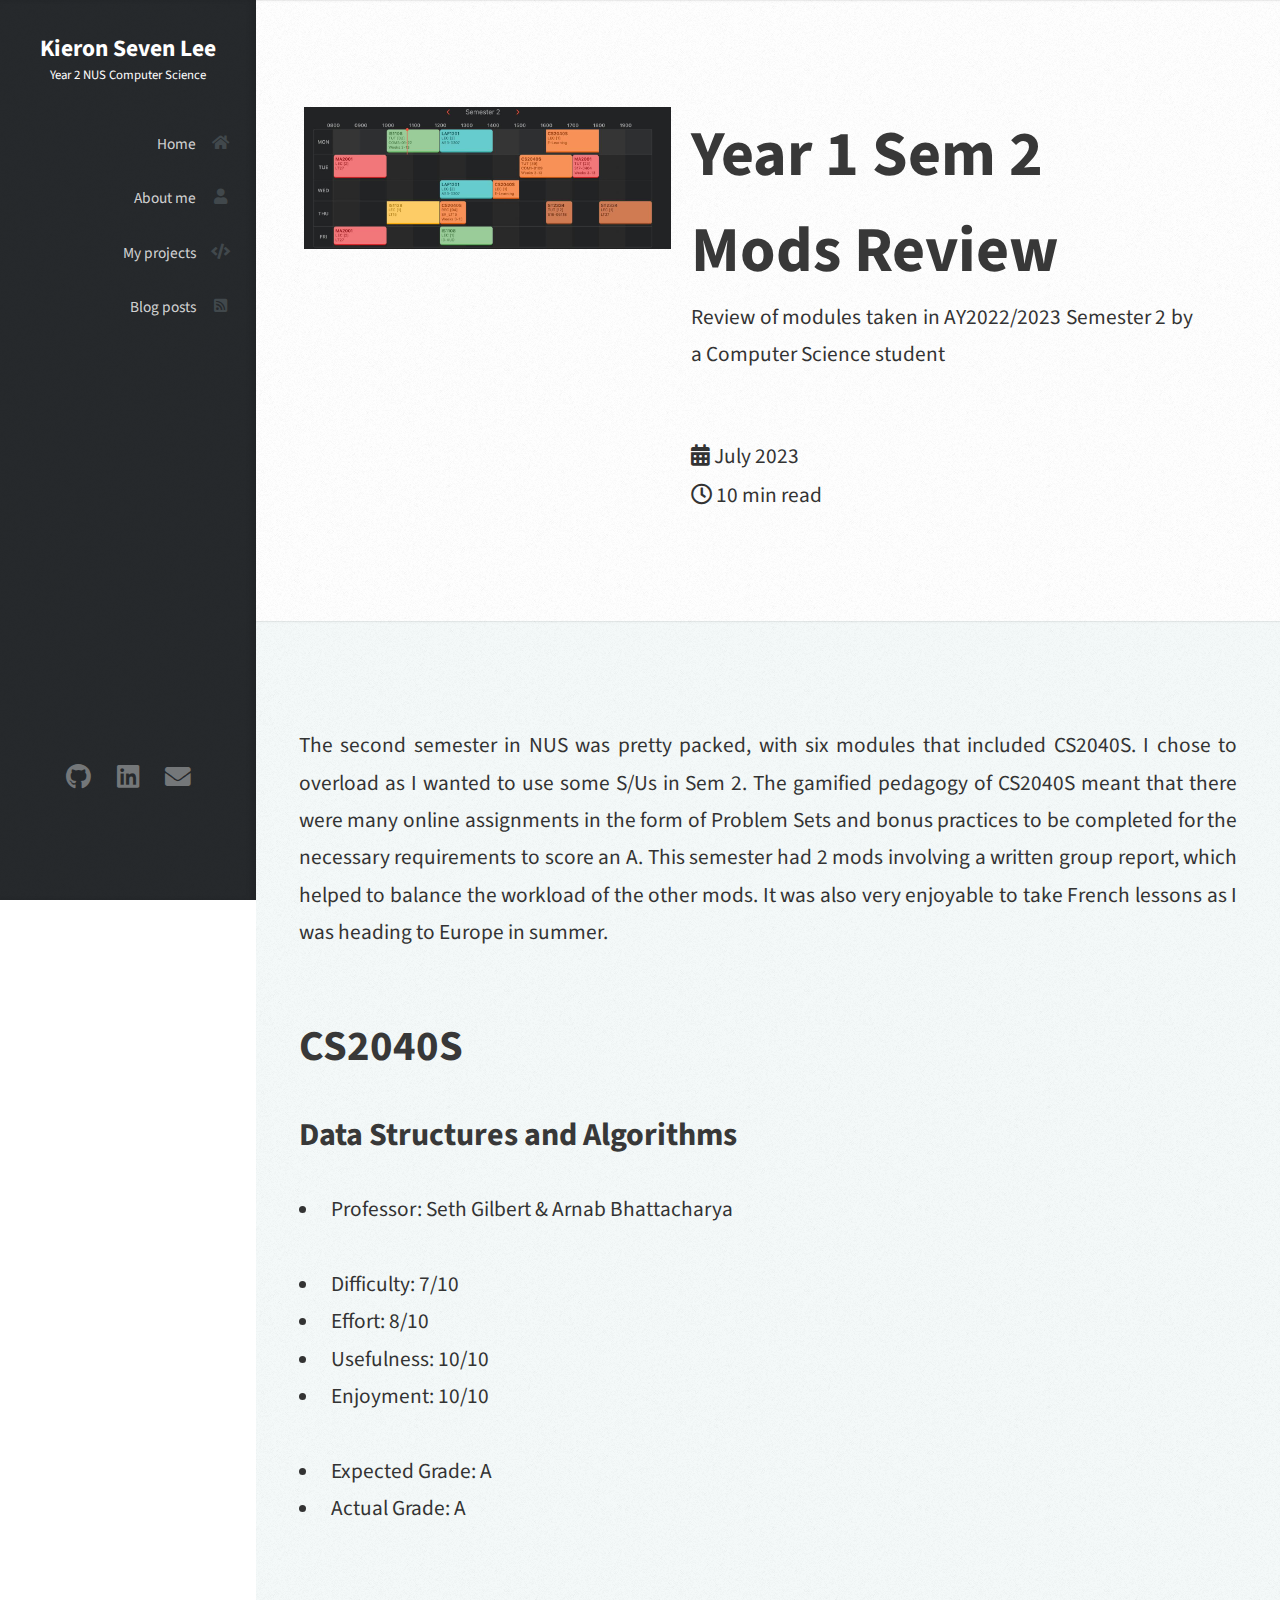
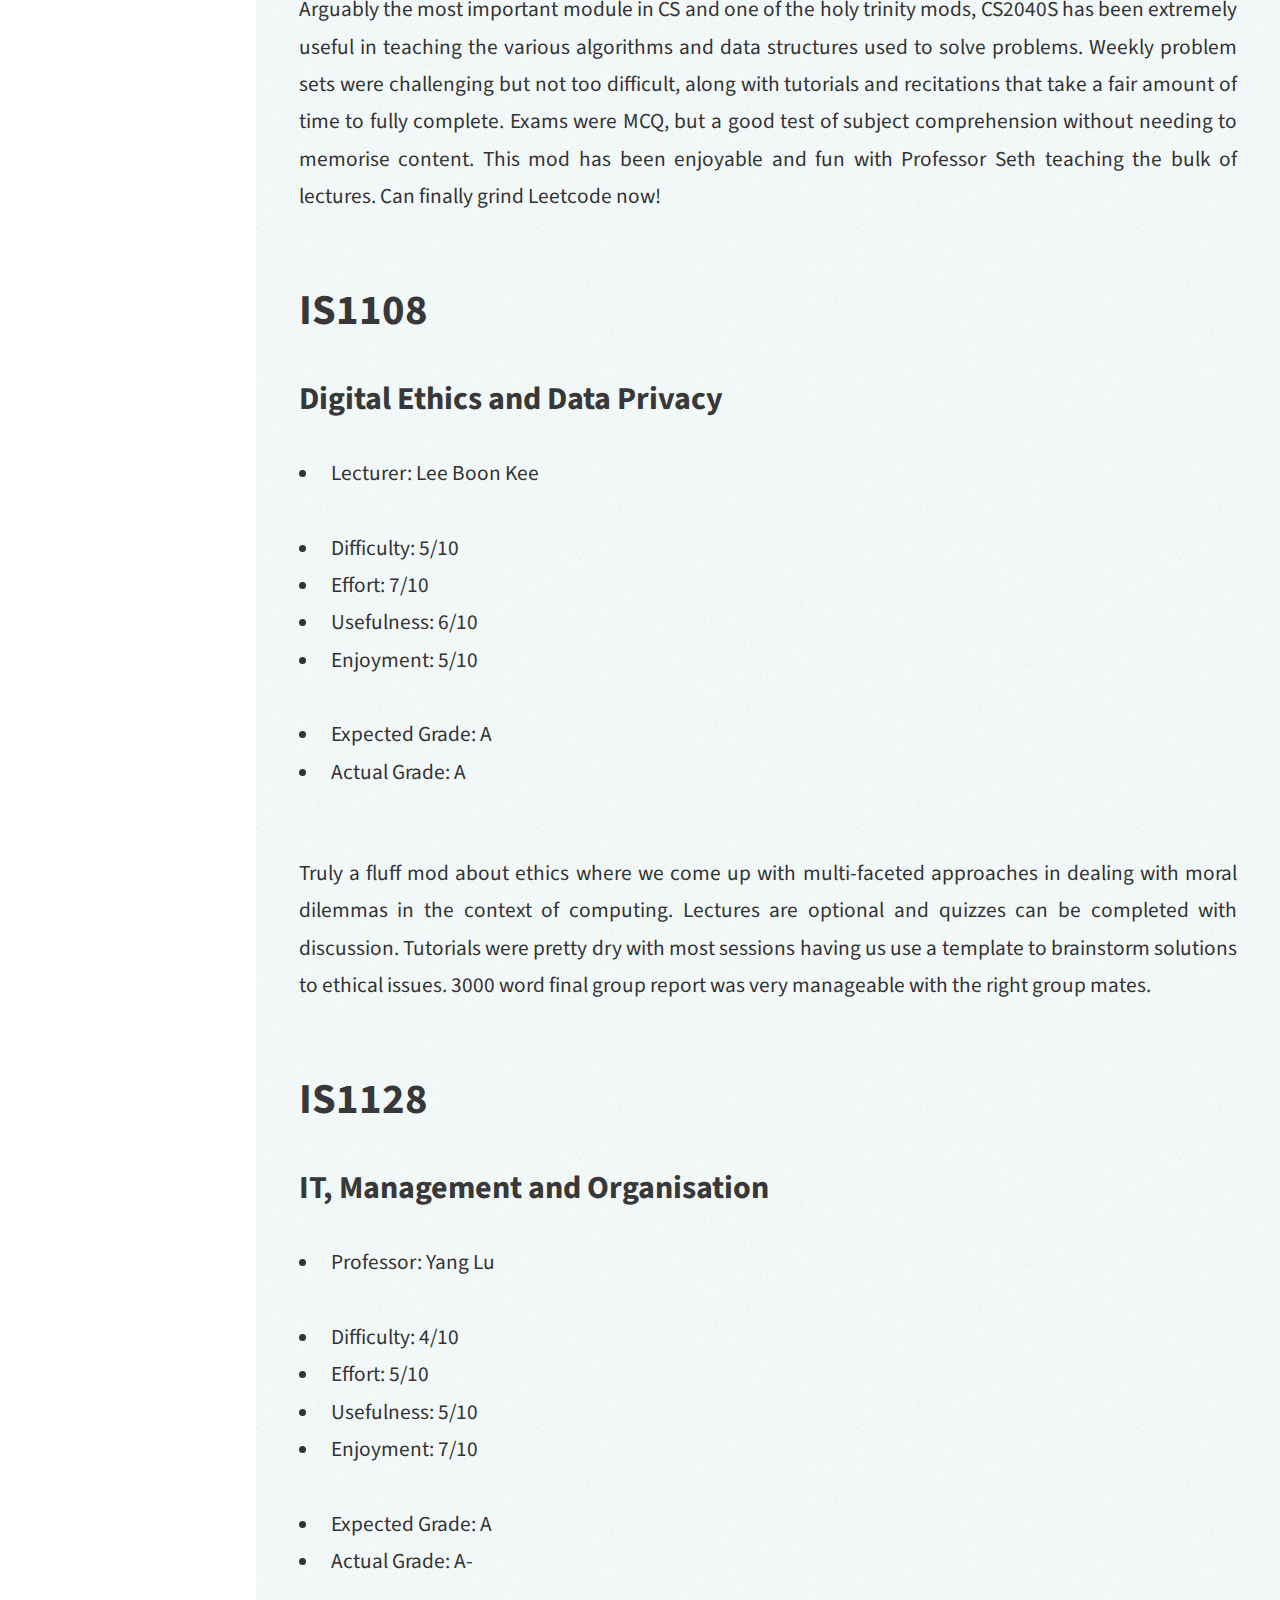
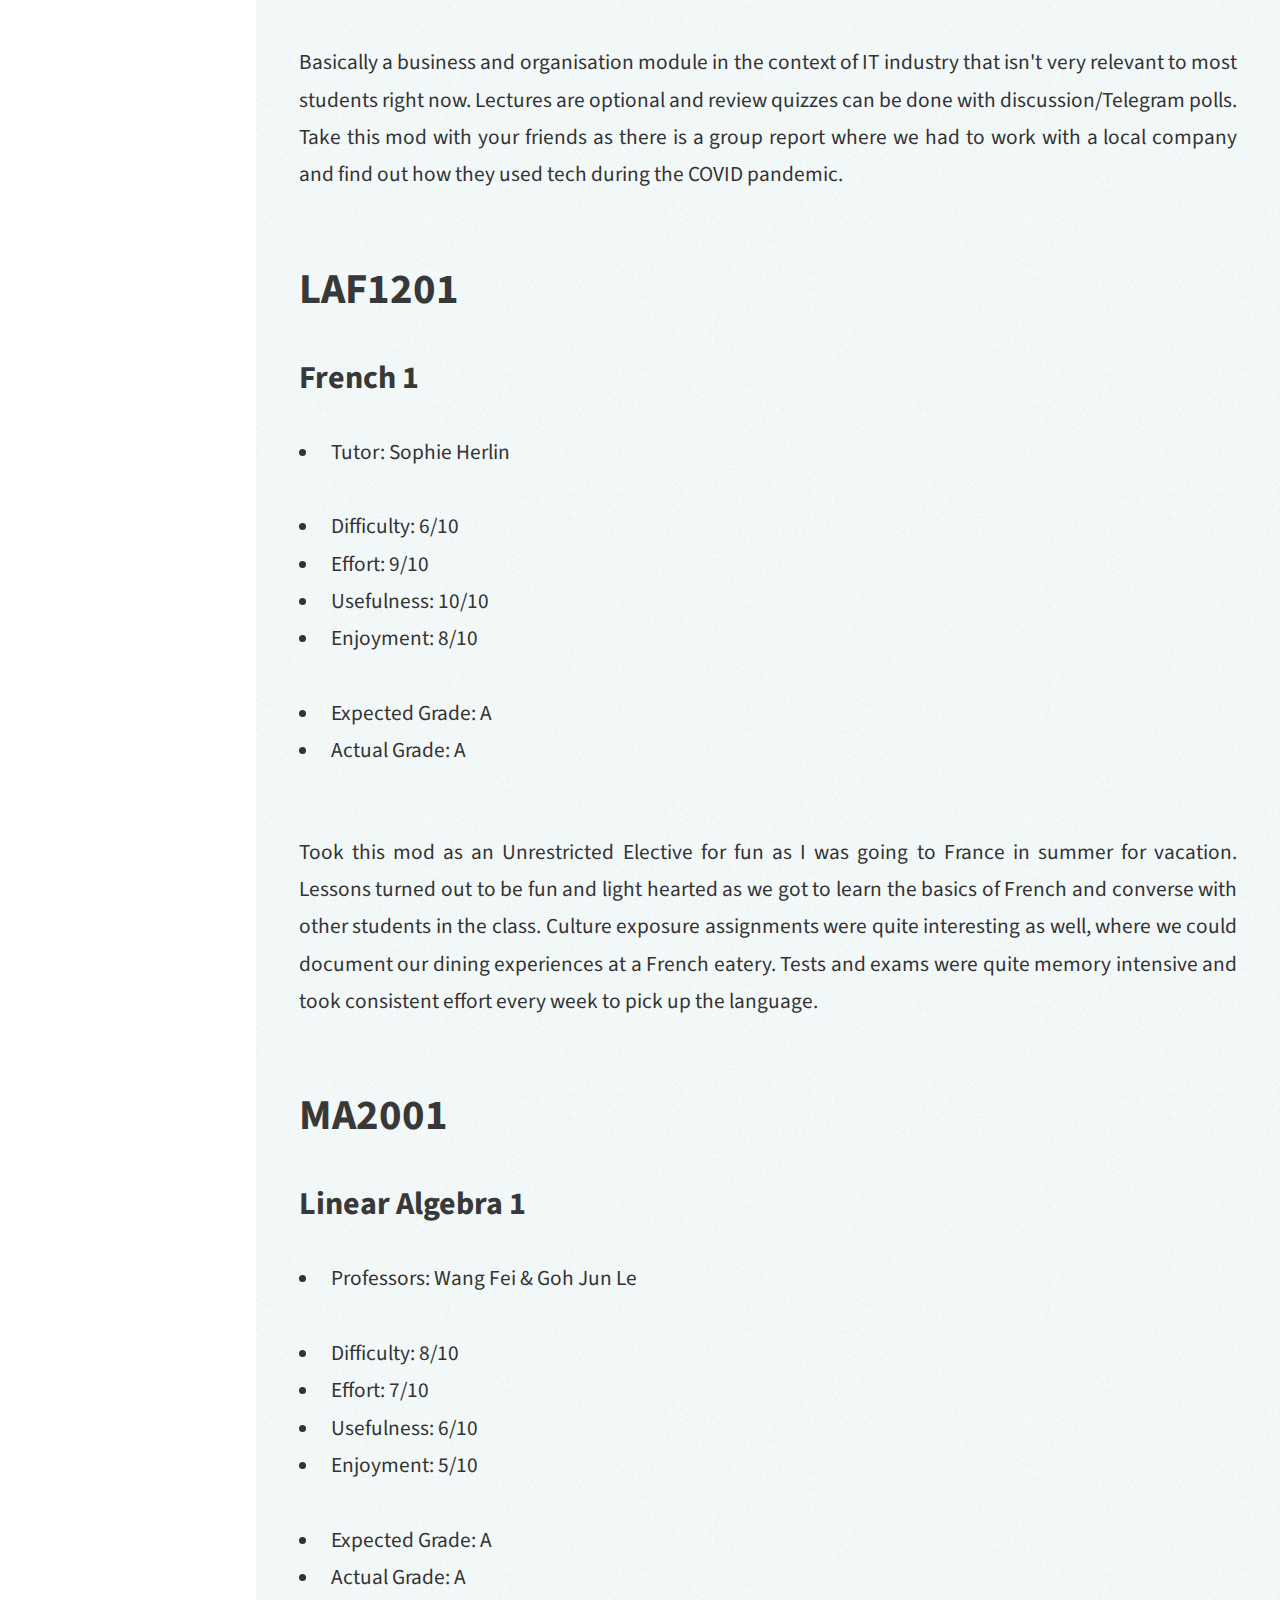
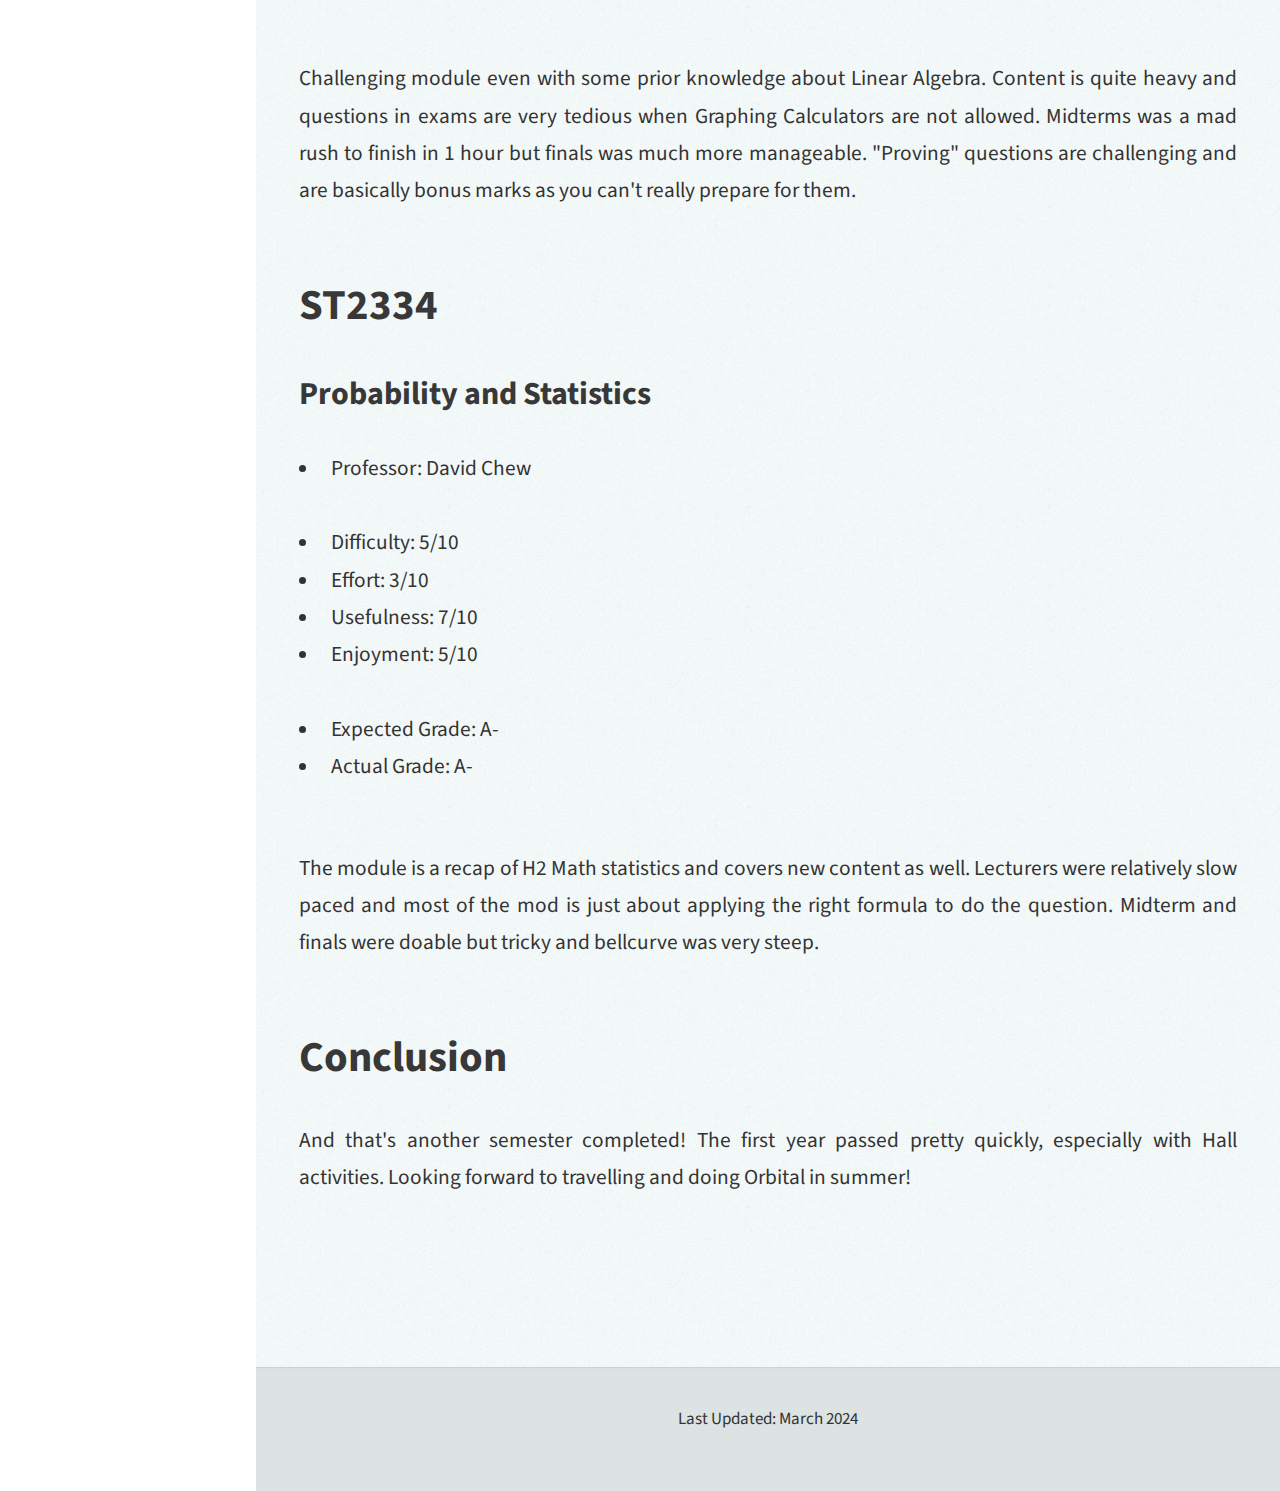
<file: blog/y1s2.html>
<!DOCTYPE HTML>
<html>
<head>
    <title>Y1S2 Mods Review | K Codes</title>
    <meta charset="utf-8" />
    <meta name="viewport" content="width=device-width, initial-scale=1, user-scalable=no" />
    <link rel="stylesheet" href="../assets/css/main.css" />
</head>
<body class="is-preload">

    <!-- Header -->
    <div id="header">
        <div class="top">
            <!-- Logo -->
            <div id="logo">
                <h1 id="title">Kieron Seven Lee</h1>
                <!-- Role -->
                <p id ="role"></p>
            </div>

            <!-- Nav -->
            <nav id="nav">
                <ul>
                    <li><a href="../" id="top-link"><span class="icon solid fa-home">Home</span></a></li>
                    <li><a href="../#about" id="about-link"><span class="icon solid fa-user">About me</span></a></li>
                    <li><a href="../#projects" id="projects-link"><span class="icon solid fa-code">My projects</span></a></li>
                    <li><a href="../#blog" id="blog-link"><span class="icon solid fa-rss-square">Blog posts</span></a></li>
                </ul>
            </nav>
        </div>

        <div class="bottom">
            <!-- Social Icons -->
            <ul class="icons">
                <li><a href="https://github.com/Cikguseven" class="icon brands fa-github" target="_blank"><span class="label">Github</span></a></li>
                <li><a href="https://www.linkedin.com/in/kieron7lee" class="icon brands fa-linkedin" target="_blank"><span class="label">Linkedin</span></a></li>
                <li><a href="mailto:kieronsevenlee@gmail.com" class="icon solid fa-envelope" target="_blank"><span class="label">Email</span></a></li>
            </ul>
        </div>
    </div>

    <!-- Main -->
    <div id="main" class="post">

        <!-- Header -->
        <section>
            <div class="row">
                <div class="col-5 col-12-mobile">
                    <article class="postimage">
                        <img src="../images/sem2.jpg" alt="" />
                    </article>
                </div>      
            
                <div class="col-6 col-12-mobile" id="postheader">
                    <h2>Year 1 Sem 2 Mods Review</h2>
                    <p>Review of modules taken in AY2022/2023 Semester 2 by a Computer Science student</p>
                    <span class="icon solid fa-calendar-alt"> July 2023</span>
                    <span class="icon regular fa-clock"> 10 min read</span>
                    
                </div>
                
        </section>

        <!-- Article -->
        <section id="article" class="two">
            <div class="container" id="about">
                <p> The second semester in NUS was pretty packed, with six modules that included CS2040S. I chose to overload as I wanted to use some S/Us in Sem 2. The gamified pedagogy of CS2040S meant that there were many online assignments in the form of Problem Sets and bonus practices to be completed for the necessary requirements to score an A. This semester had 2 mods involving a written group report, which helped to balance the workload of the other mods. It was also very enjoyable to take French lessons as I was heading to Europe in summer. </p>

                <h3>CS2040S</h3>
                <h4>Data Structures and Algorithms</h4>

                <ul>
                    <li>Professor: Seth Gilbert & Arnab Bhattacharya</li>
                    <br>
                    <li>Difficulty: 7/10</li>
                    <li>Effort: 8/10</li>
                    <li>Usefulness: 10/10</li>
                    <li>Enjoyment: 10/10</li>
                    <br>
                    <li>Expected Grade: A</li>
                    <li>Actual Grade: A</li>
                </ul>

                <p>Arguably the most important module in CS and one of the holy trinity mods, CS2040S has been extremely useful in teaching the various algorithms and data structures used to solve problems. Weekly problem sets were challenging but not too difficult, along with tutorials and recitations that take a fair amount of time to fully complete. Exams were MCQ, but a good test of subject comprehension without needing to memorise content. This mod has been enjoyable and fun with Professor Seth teaching the bulk of lectures. Can finally grind Leetcode now!</p>

                <h3>IS1108</h3>
                <h4>Digital Ethics and Data Privacy</h4>

                <ul>
                    <li>Lecturer: Lee Boon Kee</li>
                    <br>
                    <li>Difficulty: 5/10</li>
                    <li>Effort: 7/10</li>
                    <li>Usefulness: 6/10</li>
                    <li>Enjoyment: 5/10</li>
                    <br>
                    <li>Expected Grade: A</li>
                    <li>Actual Grade: A</li>
                </ul>

                <p>Truly a fluff mod about ethics where we come up with multi-faceted approaches in dealing with moral dilemmas in the context of computing. Lectures are optional and quizzes can be completed with discussion. Tutorials were pretty dry with most sessions having us use a template to brainstorm solutions to ethical issues. 3000 word final group report was very manageable with the right group mates.</p>


                <h3>IS1128</h3>
                <h4>IT, Management and Organisation</h4>

                <ul>
                    <li>Professor: Yang Lu</li>
                    <br>
                    <li>Difficulty: 4/10</li>
                    <li>Effort: 5/10</li>
                    <li>Usefulness: 5/10</li>
                    <li>Enjoyment: 7/10</li>
                    <br>
                    <li>Expected Grade: A</li>
                    <li>Actual Grade: A-</li>
                </ul>

                <p>Basically a business and organisation module in the context of IT industry that isn't very relevant to most students right now. Lectures are optional and review quizzes can be done with discussion/Telegram polls. Take this mod with your friends as there is a group report where we had to work with a local company and find out how they used tech during the COVID pandemic.</p>


                <h3>LAF1201</h3>
                <h4>French 1</h4>

                <ul>
                    <li>Tutor: Sophie Herlin</li>
                    <br>
                    <li>Difficulty: 6/10</li>
                    <li>Effort: 9/10</li>
                    <li>Usefulness: 10/10</li>
                    <li>Enjoyment: 8/10</li>
                    <br>
                    <li>Expected Grade: A</li>
                    <li>Actual Grade: A</li>
                </ul>

                <p>Took this mod as an Unrestricted Elective for fun as I was going to France in summer for vacation. Lessons turned out to be fun and light hearted as we got to learn the basics of French and converse with other students in the class. Culture exposure assignments were quite interesting as well, where we could document our dining experiences at a French eatery. Tests and exams were quite memory intensive and took consistent effort every week to pick up the language.</p>


                <h3>MA2001</h3>
                <h4>Linear Algebra 1</h4>

                <ul>
                    <li>Professors: Wang Fei & Goh Jun Le</li>
                    <br>
                    <li>Difficulty: 8/10</li>
                    <li>Effort: 7/10</li>
                    <li>Usefulness: 6/10</li>
                    <li>Enjoyment: 5/10</li>
                    <br>
                    <li>Expected Grade: A</li>
                    <li>Actual Grade: A</li>
                </ul>

                <p>Challenging module even with some prior knowledge about Linear Algebra. Content is quite heavy and questions in exams are very tedious when Graphing Calculators are not allowed. Midterms was a mad rush to finish in 1 hour but finals was much more manageable. "Proving" questions are challenging and are basically bonus marks as you can't really prepare for them.</p>

                <h3>ST2334</h3>
                <h4>Probability and Statistics</h4>

                <ul>
                    <li>Professor: David Chew</li>
                    <br>
                    <li>Difficulty: 5/10</li>
                    <li>Effort: 3/10</li>
                    <li>Usefulness: 7/10</li>
                    <li>Enjoyment: 5/10</li>
                    <br>
                    <li>Expected Grade: A-</li>
                    <li>Actual Grade: A-</li>
                </ul>

                <p>The module is a recap of H2 Math statistics and covers new content as well. Lecturers were relatively slow paced and most of the mod is just about applying the right formula to do the question. Midterm and finals were doable but tricky and bellcurve was very steep.</p>

                <h3>Conclusion</h3>
                <p>And that's another semester completed! The first year passed pretty quickly, especially with Hall activities. Looking forward to travelling and doing Orbital in summer!</p>   
            </div>
        </section>
    </div>

    <!-- Footer -->
    <div id="footer">

        <!-- Last Updated -->
        <p id="updated"></p>

    </div>

    <!-- Scripts -->
    <script src="../assets/js/jquery.min.js"></script>
    <script src="../assets/js/jquery.scrolly.min.js"></script>
    <script src="../assets/js/jquery.scrollex.min.js"></script>
    <script src="../assets/js/browser.min.js"></script>
    <script src="../assets/js/breakpoints.min.js"></script>
    <script src="../assets/js/util.js"></script>
    <script src="../assets/js/main.js"></script>
    <script src="../assets/js/common.js"></script>

</body>
</html>
</file>
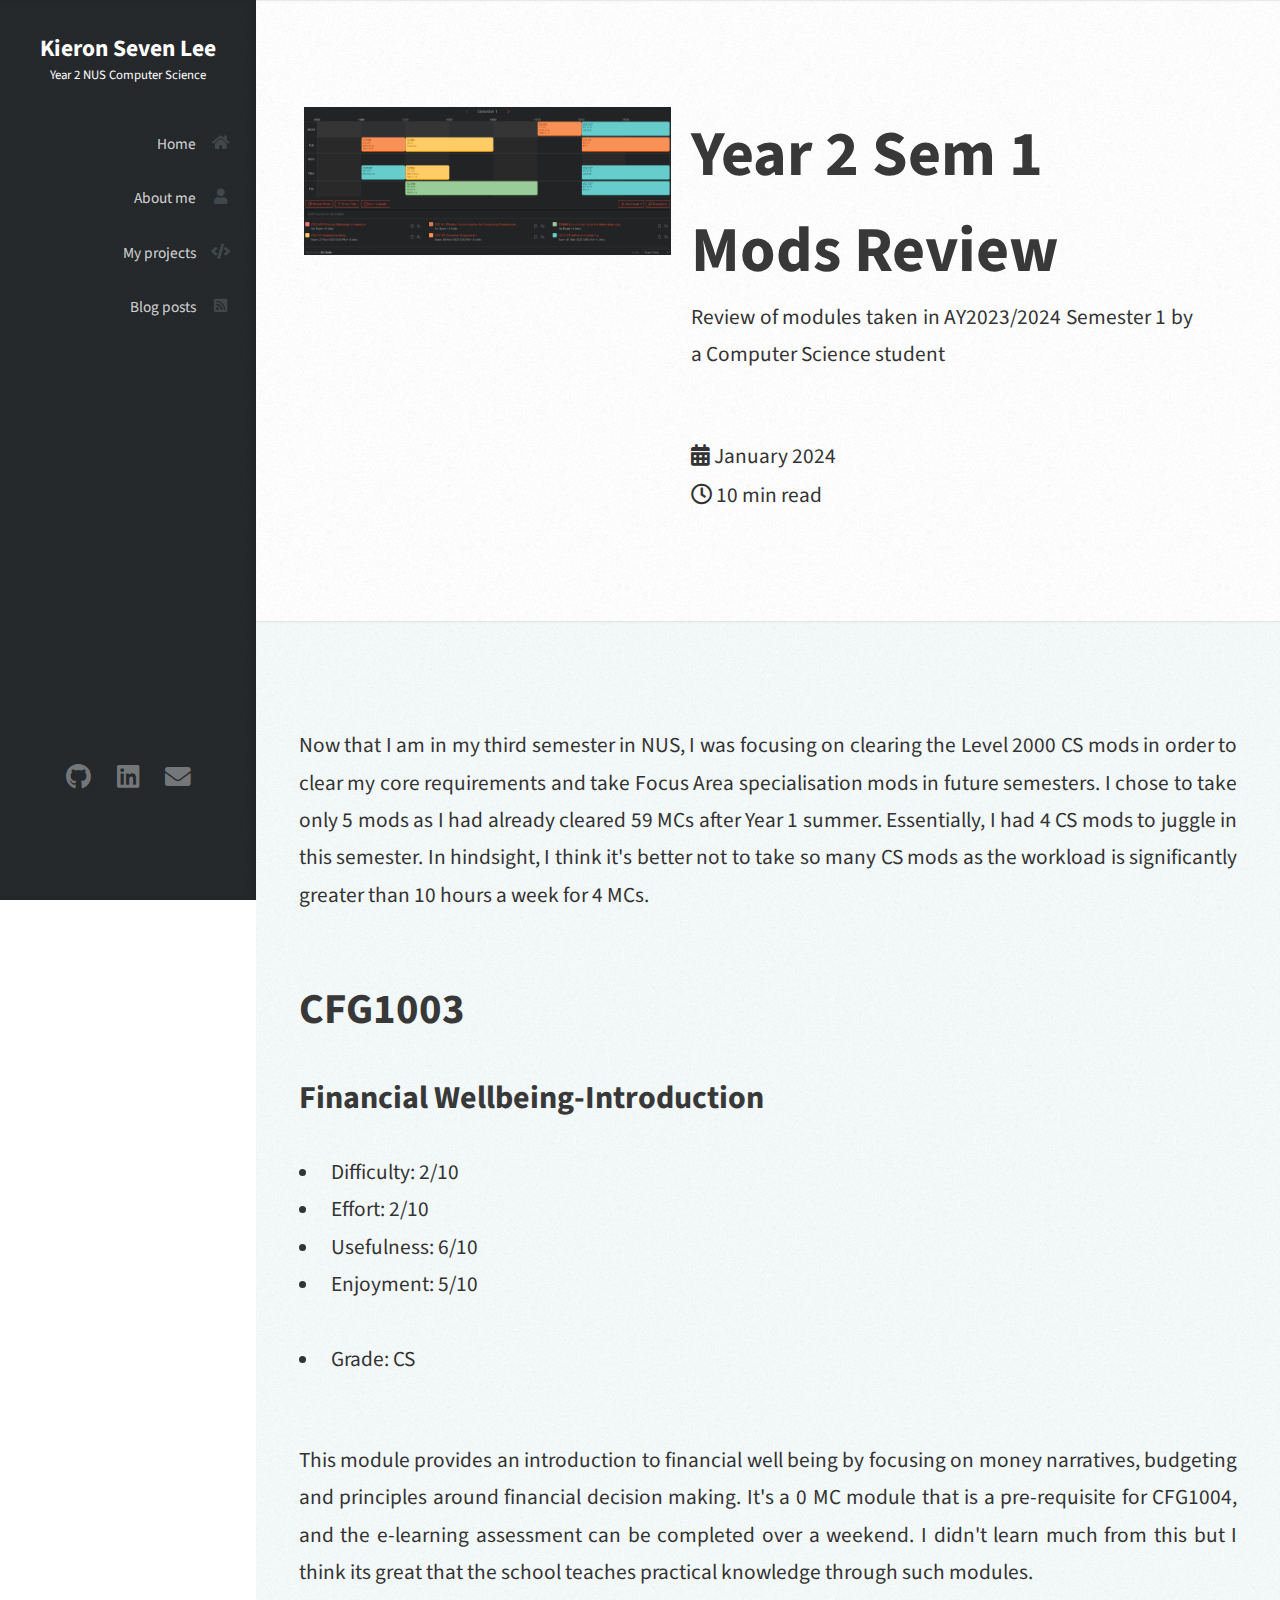
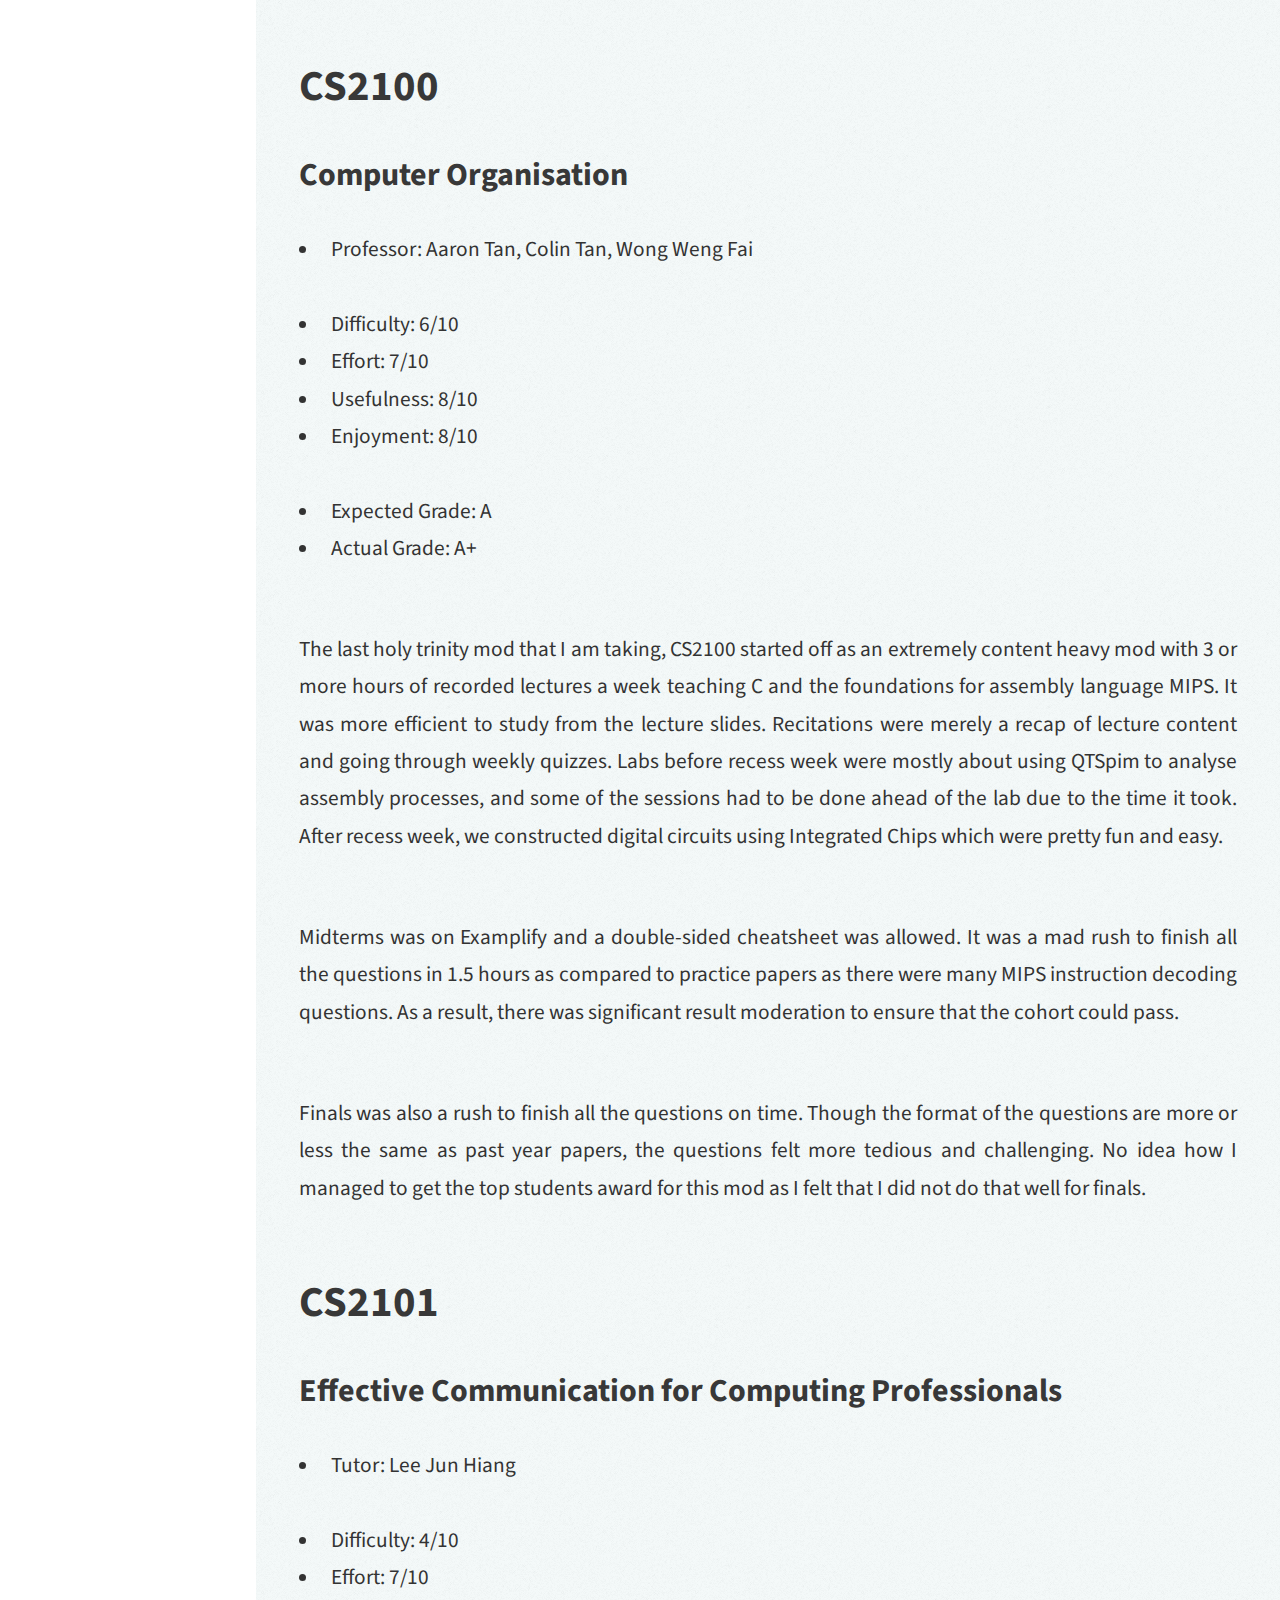
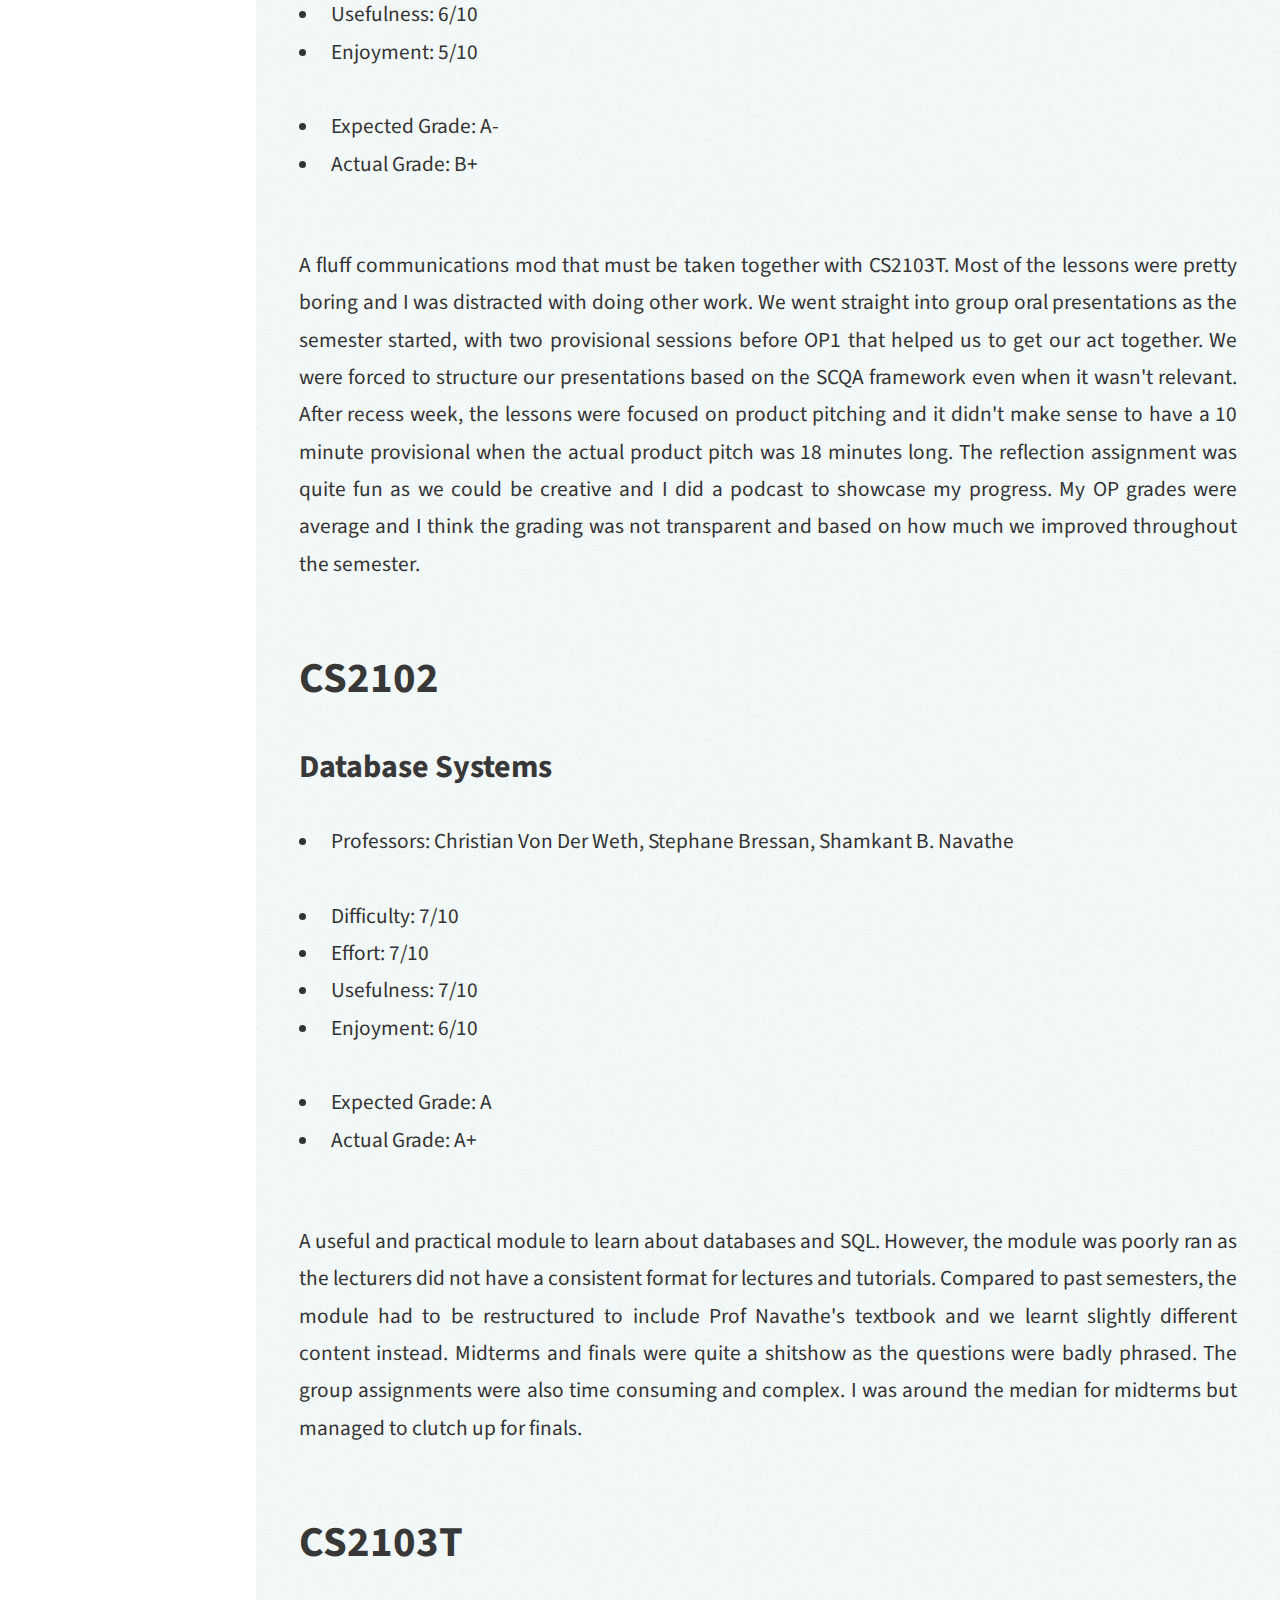
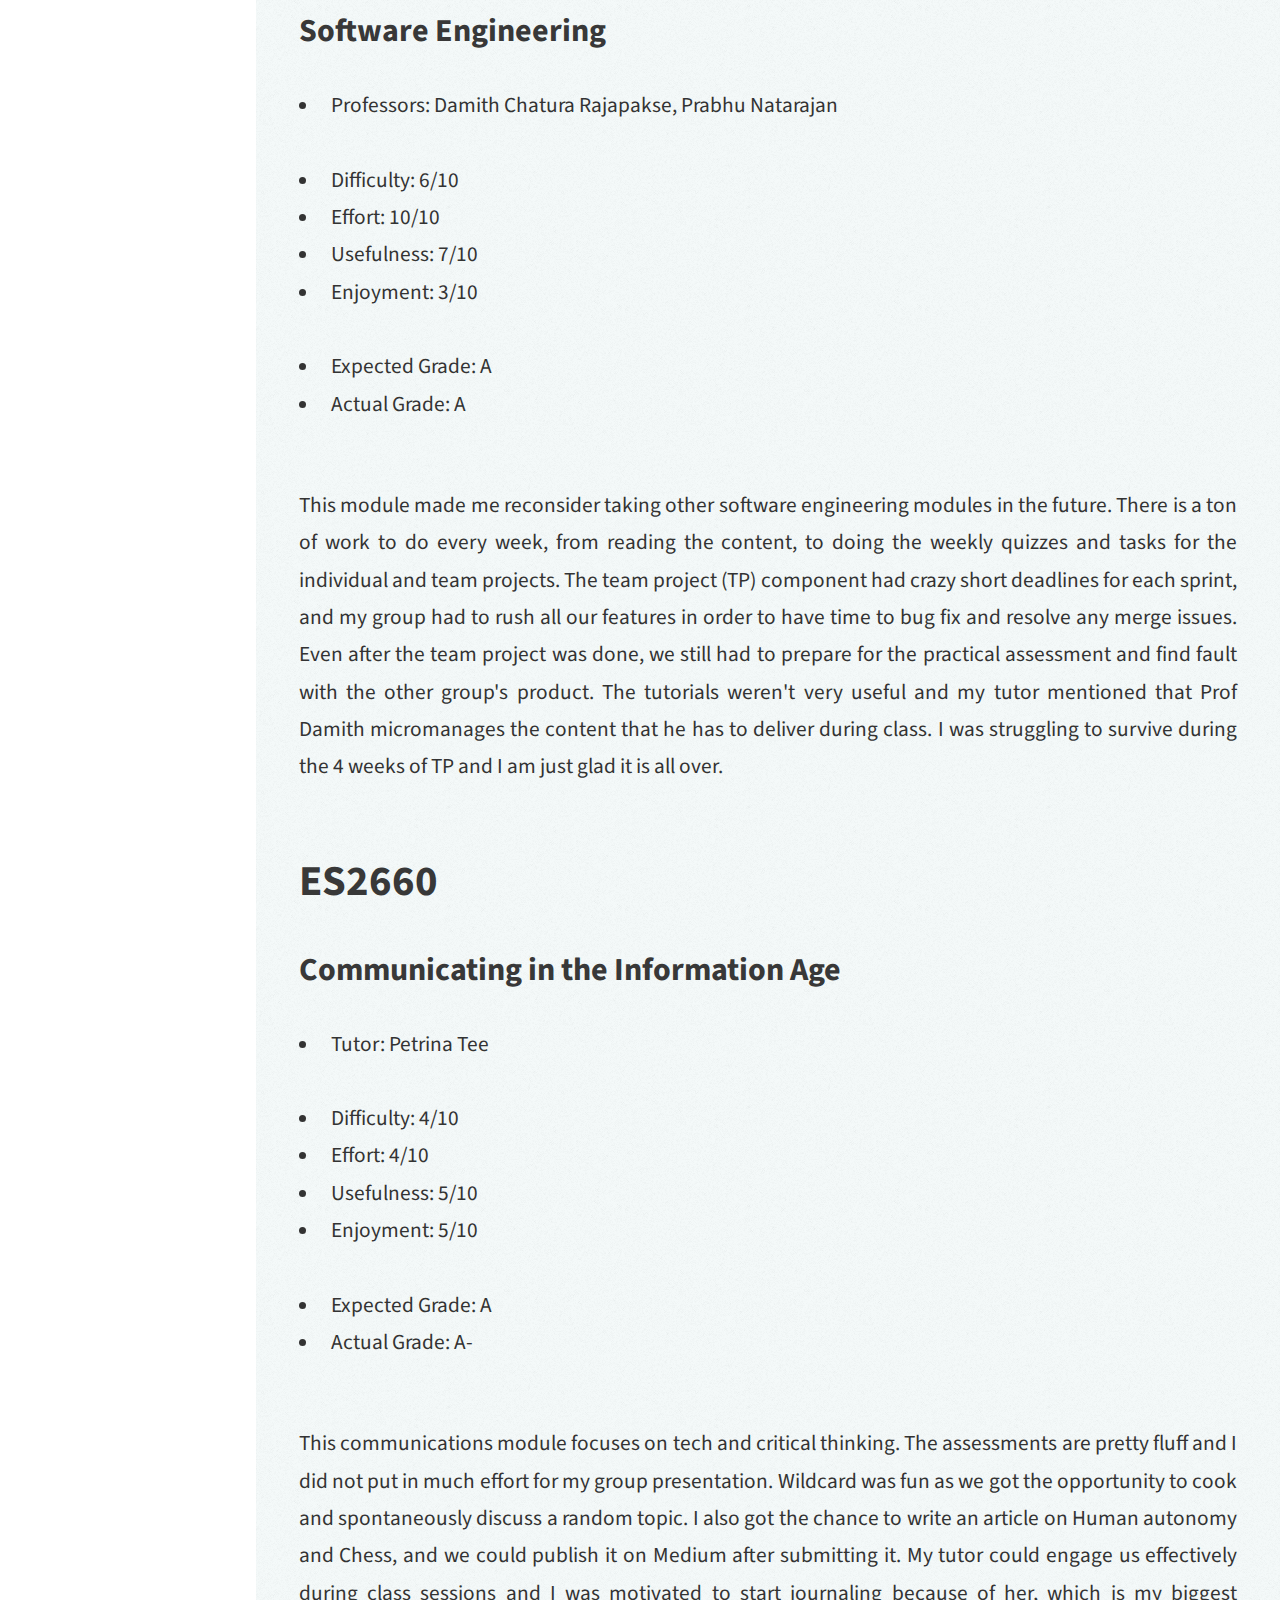
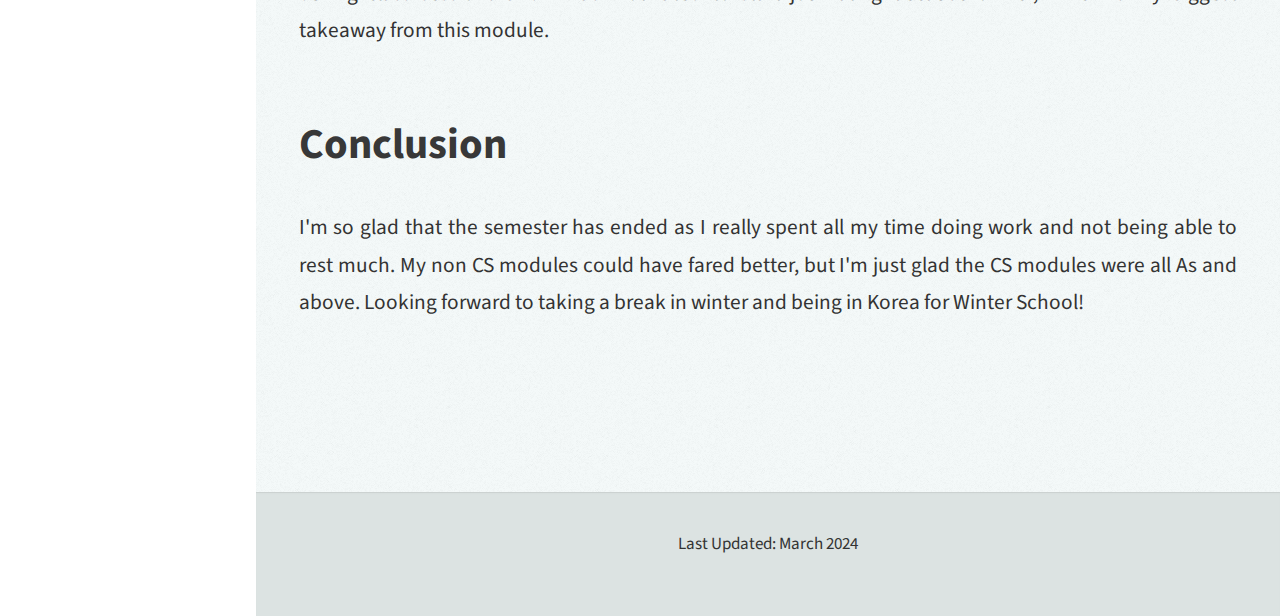
<file: blog/y2s1.html>
<!DOCTYPE HTML>
<html>
<head>
    <title>Y2S1 Mods Review | K Codes</title>
    <meta charset="utf-8" />
    <meta name="viewport" content="width=device-width, initial-scale=1, user-scalable=no" />
    <link rel="stylesheet" href="../assets/css/main.css" />
</head>
<body class="is-preload">

    <!-- Header -->
    <div id="header">
        <div class="top">
            <!-- Logo -->
            <div id="logo">
                <h1 id="title">Kieron Seven Lee</h1>
                <!-- Role -->
                <p id ="role"></p>
            </div>

            <!-- Nav -->
            <nav id="nav">
                <ul>
                    <li><a href="../" id="top-link"><span class="icon solid fa-home">Home</span></a></li>
                    <li><a href="../#about" id="about-link"><span class="icon solid fa-user">About me</span></a></li>
                    <li><a href="../#projects" id="projects-link"><span class="icon solid fa-code">My projects</span></a></li>
                    <li><a href="../#blog" id="blog-link"><span class="icon solid fa-rss-square">Blog posts</span></a></li>
                </ul>
            </nav>
        </div>

        <div class="bottom">
            <!-- Social Icons -->
            <ul class="icons">
                <li><a href="https://github.com/Cikguseven" class="icon brands fa-github" target="_blank"><span class="label">Github</span></a></li>
                <li><a href="https://www.linkedin.com/in/kieron7lee" class="icon brands fa-linkedin" target="_blank"><span class="label">Linkedin</span></a></li>
                <li><a href="mailto:kieronsevenlee@gmail.com" class="icon solid fa-envelope" target="_blank"><span class="label">Email</span></a></li>
            </ul>
        </div>
    </div>

    <!-- Main -->
    <div id="main" class="post">

        <!-- Header -->
        <section>
            <div class="row">
                <div class="col-5 col-12-mobile">
                    <article class="postimage">
                        <img src="../images/y2s1.png" alt="" />
                    </article>
                </div>      
            
                <div class="col-6 col-12-mobile" id="postheader">
                    <h2>Year 2 Sem 1 Mods Review</h2>
                    <p>Review of modules taken in AY2023/2024 Semester 1 by a Computer Science student</p>
                    <span class="icon solid fa-calendar-alt"> January 2024</span>
                    <span class="icon regular fa-clock"> 10 min read</span>
                    
                </div>
                
        </section>

        <!-- Article -->
        <section id="article" class="two">
            <div class="container" id="about">
                <p> Now that I am in my third semester in NUS, I was focusing on clearing the Level 2000 CS mods in order to clear my core requirements and take Focus Area specialisation mods in future semesters. I chose to take only 5 mods as I had already cleared 59 MCs after Year 1 summer. Essentially, I had 4 CS mods to juggle in this semester. In hindsight, I think it's better not to take so many CS mods as the workload is significantly greater than 10 hours a week for 4 MCs.</p>

                <h3>CFG1003</h3>
                <h4>Financial Wellbeing-Introduction</h4>

                <ul>
                    <li>Difficulty: 2/10</li>
                    <li>Effort: 2/10</li>
                    <li>Usefulness: 6/10</li>
                    <li>Enjoyment: 5/10</li>
                    <br>
                    <li>Grade: CS</li>
                </ul>

                <p>This module provides an introduction to financial well being by focusing on money narratives, budgeting and principles around financial decision making. It's a 0 MC module that is a pre-requisite for CFG1004, and the e-learning assessment can be completed over a weekend. I didn't learn much from this but I think its great that the school teaches practical knowledge through such modules.</p>

                <h3>CS2100</h3>
                <h4>Computer Organisation</h4>

                <ul>
                    <li>Professor: Aaron Tan, Colin Tan, Wong Weng Fai</li>
                    <br>
                    <li>Difficulty: 6/10</li>
                    <li>Effort: 7/10</li>
                    <li>Usefulness: 8/10</li>
                    <li>Enjoyment: 8/10</li>
                    <br>
                    <li>Expected Grade: A</li>
                    <li>Actual Grade: A+</li>
                </ul>

                <p>The last holy trinity mod that I am taking, CS2100 started off as an extremely content heavy mod with 3 or more hours of recorded lectures a week teaching C and the foundations for assembly language MIPS. It was more efficient to study from the lecture slides. Recitations were merely a recap of lecture content and going through weekly quizzes. Labs before recess week were mostly about using QTSpim to analyse assembly processes, and some of the sessions had to be done ahead of the lab due to the time it took. After recess week, we constructed digital circuits using Integrated Chips which were pretty fun and easy.</p>

                <p>Midterms was on Examplify and a double-sided cheatsheet was allowed. It was a mad rush to finish all the questions in 1.5 hours as compared to practice papers as there were many MIPS instruction decoding questions. As a result, there was significant result moderation to ensure that the cohort could pass.</p>

                <p>Finals was also a rush to finish all the questions on time. Though the format of the questions are more or less the same as past year papers, the questions felt more tedious and challenging. No idea how I managed to get the top students award for this mod as I felt that I did not do that well for finals.</p>

                <h3>CS2101</h3>
                <h4>Effective Communication for Computing Professionals</h4>

                <ul>
                    <li>Tutor: Lee Jun Hiang</li>
                    <br>
                    <li>Difficulty: 4/10</li>
                    <li>Effort: 7/10</li>
                    <li>Usefulness: 6/10</li>
                    <li>Enjoyment: 5/10</li>
                    <br>
                    <li>Expected Grade: A-</li>
                    <li>Actual Grade: B+</li>
                </ul>

                <p>A fluff communications mod that must be taken together with CS2103T. Most of the lessons were pretty boring and I was distracted with doing other work. We went straight into group oral presentations as the semester started, with two provisional sessions before OP1 that helped us to get our act together. We were forced to structure our presentations based on the SCQA framework even when it wasn't relevant. After recess week, the lessons were focused on product pitching and it didn't make sense to have a 10 minute provisional when the actual product pitch was 18 minutes long. The reflection assignment was quite fun as we could be creative and I did a podcast to showcase my progress. My OP grades were average and I think the grading was not transparent and based on how much we improved throughout the semester.</p>


                <h3>CS2102</h3>
                <h4>Database Systems</h4>

                <ul>
                    <li>Professors: Christian Von Der Weth, Stephane Bressan, Shamkant B. Navathe</li>
                    <br>
                    <li>Difficulty: 7/10</li>
                    <li>Effort: 7/10</li>
                    <li>Usefulness: 7/10</li>
                    <li>Enjoyment: 6/10</li>
                    <br>
                    <li>Expected Grade: A</li>
                    <li>Actual Grade: A+</li>
                </ul>

                <p>A useful and practical module to learn about databases and SQL. However, the module was poorly ran as the lecturers did not have a consistent format for lectures and tutorials. Compared to past semesters, the module had to be restructured to include Prof Navathe's textbook and we learnt slightly different content instead. Midterms and finals were quite a shitshow as the questions were badly phrased. The group assignments were also time consuming and complex. I was around the median for midterms but managed to clutch up for finals.</p>


                <h3>CS2103T</h3>
                <h4>Software Engineering</h4>

                <ul>
                    <li>Professors: Damith Chatura Rajapakse, Prabhu Natarajan</li>
                    <br>
                    <li>Difficulty: 6/10</li>
                    <li>Effort: 10/10</li>
                    <li>Usefulness: 7/10</li>
                    <li>Enjoyment: 3/10</li>
                    <br>
                    <li>Expected Grade: A</li>
                    <li>Actual Grade: A</li>
                </ul>

                <p>This module made me reconsider taking other software engineering modules in the future. There is a ton of work to do every week, from reading the content, to doing the weekly quizzes and tasks for the individual and team projects. The team project (TP) component had crazy short deadlines for each sprint, and my group had to rush all our features in order to have time to bug fix and resolve any merge issues. Even after the team project was done, we still had to prepare for the practical assessment and find fault with the other group's product. The tutorials weren't very useful and my tutor mentioned that Prof Damith micromanages the content that he has to deliver during class. I was struggling to survive during the 4 weeks of TP and I am just glad it is all over.</p>


                <h3>ES2660</h3>
                <h4>Communicating in the Information Age</h4>

                <ul>
                    <li>Tutor: Petrina Tee</li>
                    <br>
                    <li>Difficulty: 4/10</li>
                    <li>Effort: 4/10</li>
                    <li>Usefulness: 5/10</li>
                    <li>Enjoyment: 5/10</li>
                    <br>
                    <li>Expected Grade: A</li>
                    <li>Actual Grade: A-</li>
                </ul>

                <p>This communications module focuses on tech and critical thinking. The assessments are pretty fluff and I did not put in much effort for my group presentation. Wildcard was fun as we got the opportunity to cook and spontaneously discuss a random topic. I also got the chance to write an article on Human autonomy and Chess, and we could publish it on Medium after submitting it. My tutor could engage us effectively during class sessions and I was motivated to start journaling because of her, which is my biggest takeaway from this module.</p>

                <h3>Conclusion</h3>
                <p>I'm so glad that the semester has ended as I really spent all my time doing work and not being able to rest much. My non CS modules could have fared better, but I'm just glad the CS modules were all As and above. Looking forward to taking a break in winter and being in Korea for Winter School!</p>   
            </div>
        </section>
    </div>

    <!-- Footer -->
    <div id="footer">

        <!-- Last Updated -->
        <p id="updated"></p>

    </div>

    <!-- Scripts -->
    <script src="../assets/js/jquery.min.js"></script>
    <script src="../assets/js/jquery.scrolly.min.js"></script>
    <script src="../assets/js/jquery.scrollex.min.js"></script>
    <script src="../assets/js/browser.min.js"></script>
    <script src="../assets/js/breakpoints.min.js"></script>
    <script src="../assets/js/util.js"></script>
    <script src="../assets/js/main.js"></script>
    <script src="../assets/js/common.js"></script>

</body>
</html>
</file>
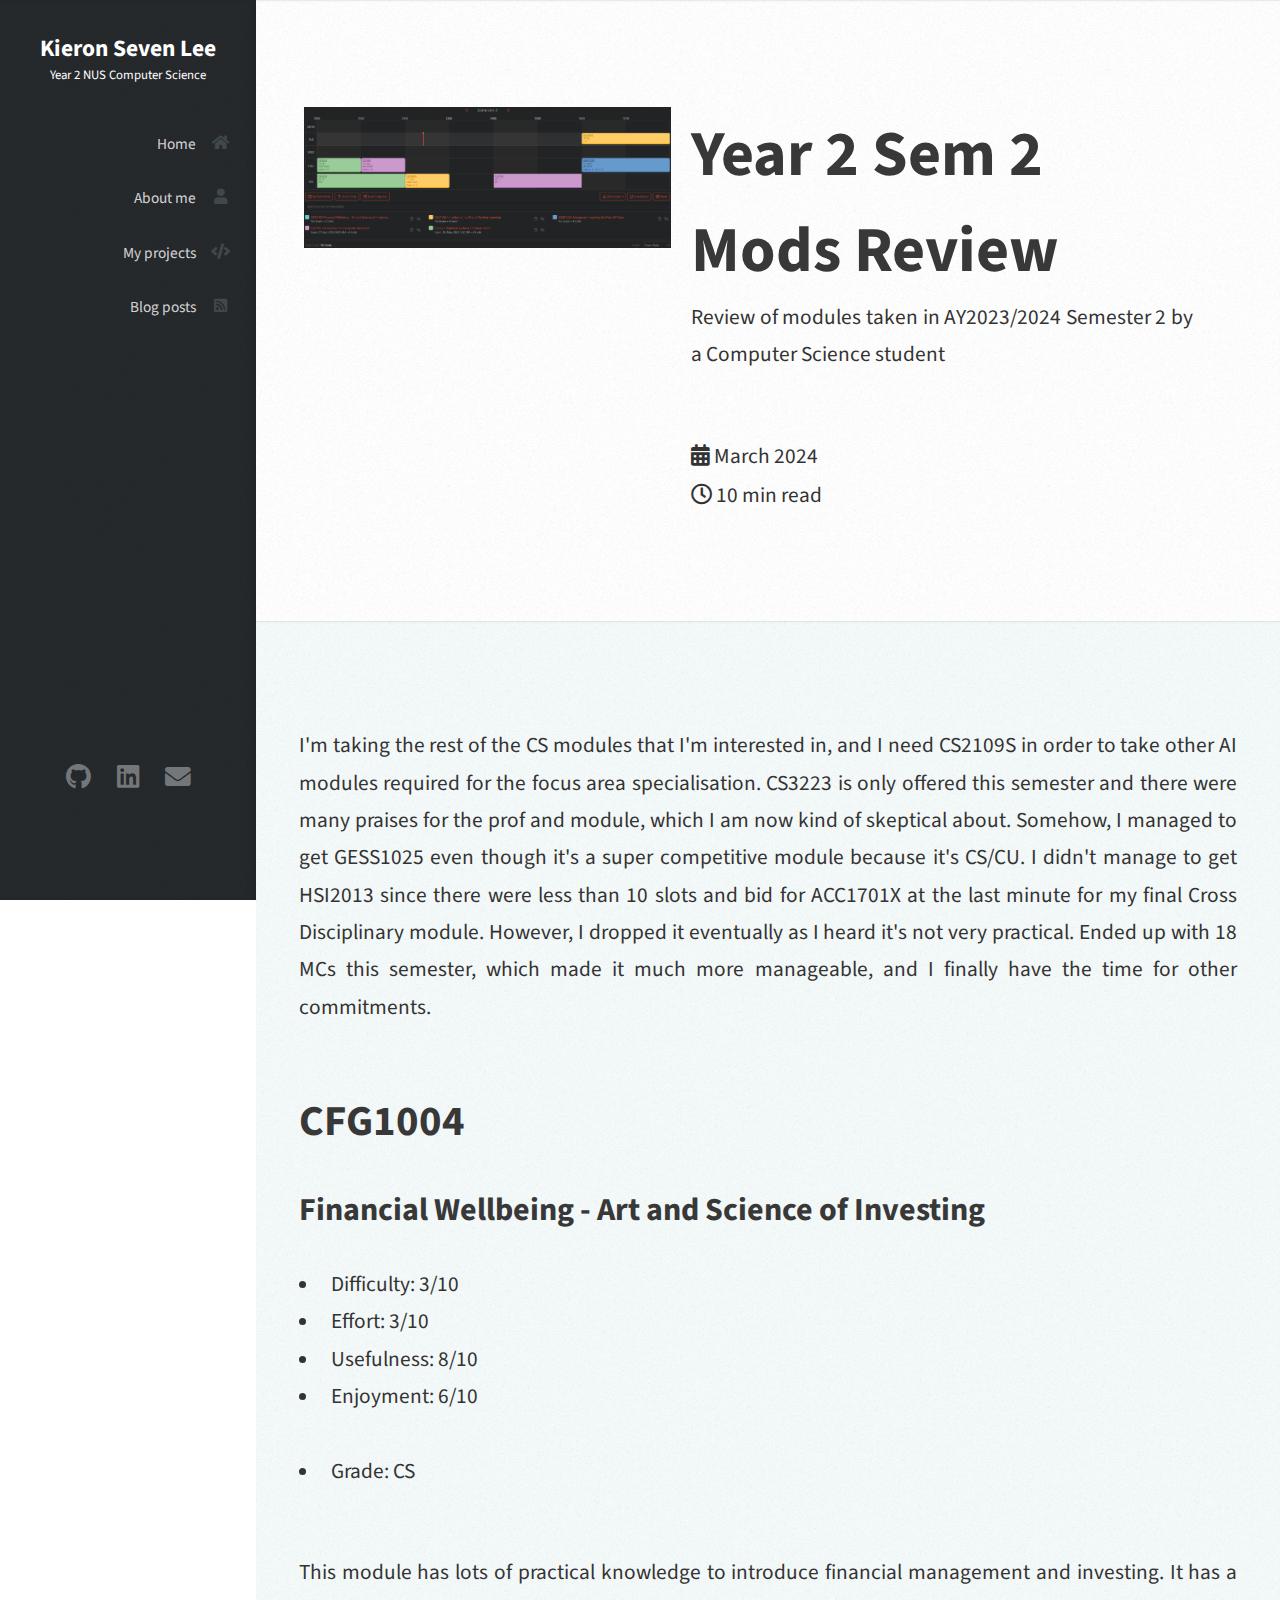
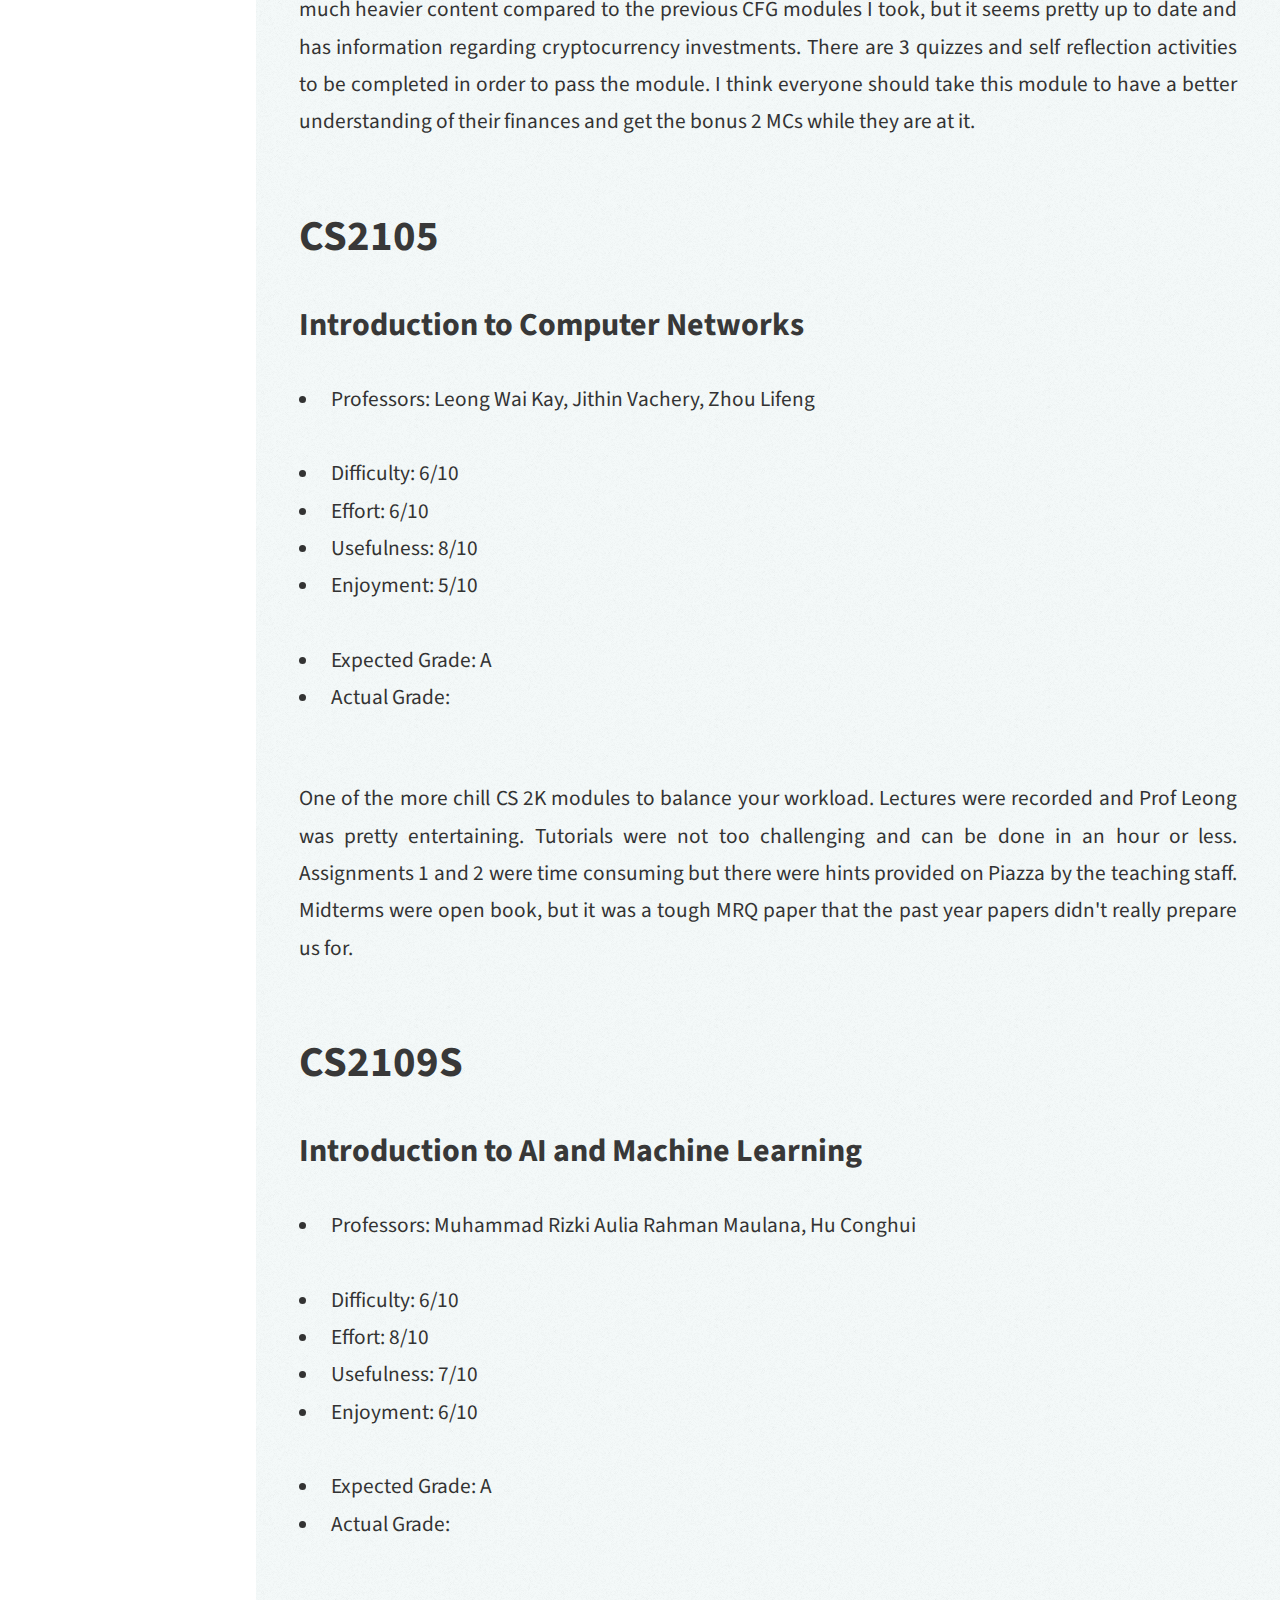
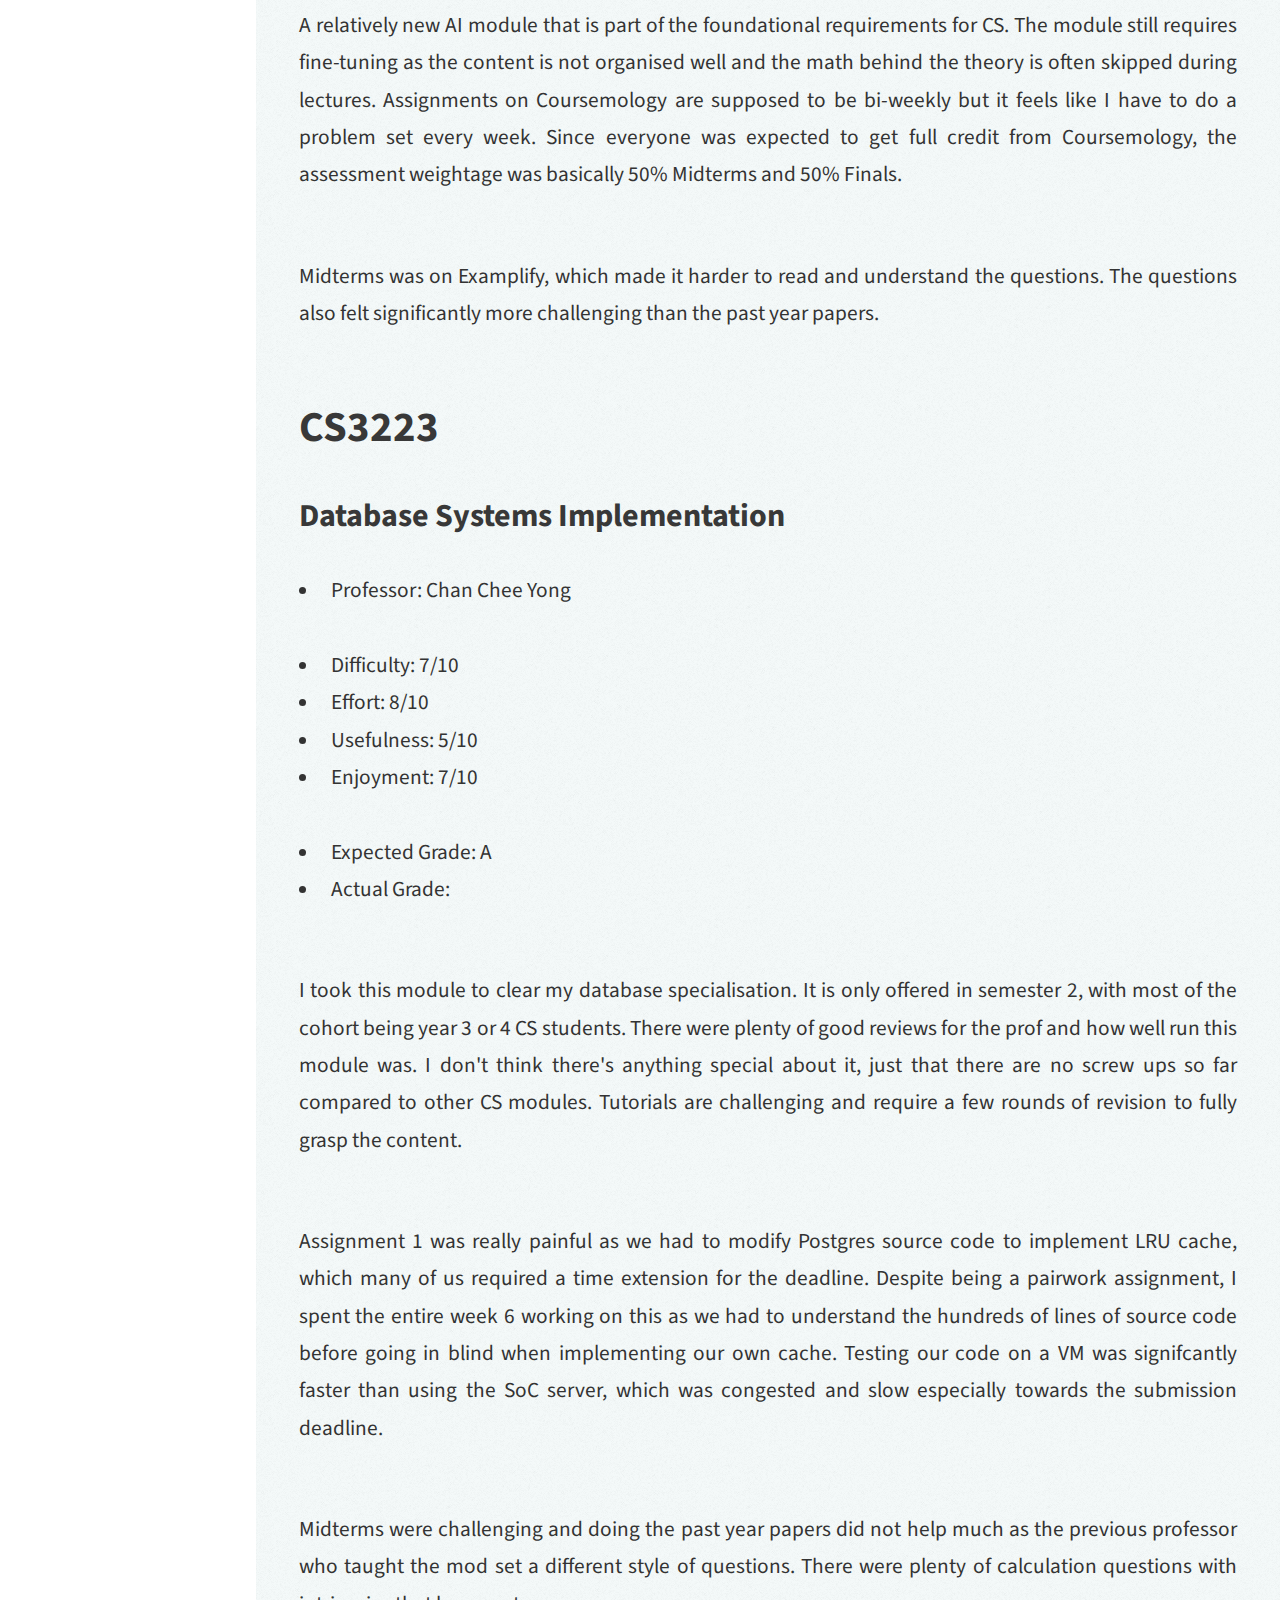
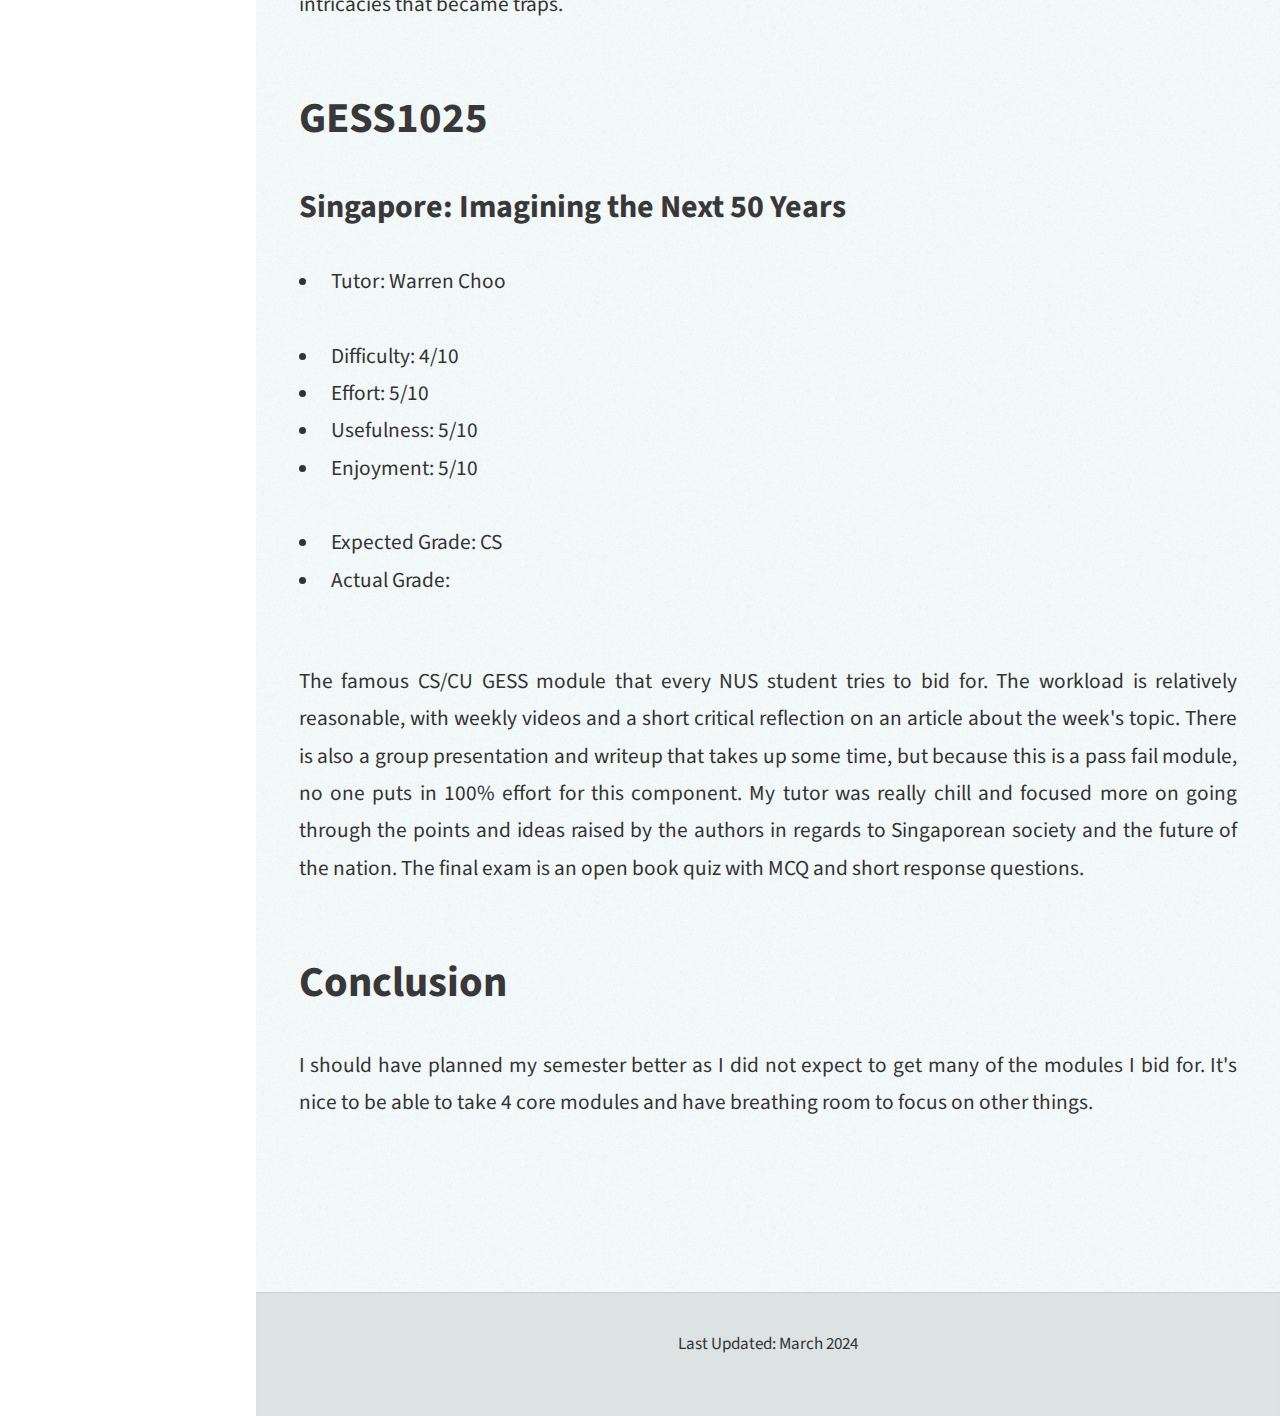
<file: blog/y2s2.html>
<!DOCTYPE HTML>
<html>
<head>
    <title>Y2S2 Mods Review | K Codes</title>
    <meta charset="utf-8" />
    <meta name="viewport" content="width=device-width, initial-scale=1, user-scalable=no" />
    <link rel="stylesheet" href="../assets/css/main.css" />
</head>
<body class="is-preload">

    <!-- Header -->
    <div id="header">
        <div class="top">
            <!-- Logo -->
            <div id="logo">
                <h1 id="title">Kieron Seven Lee</h1>
                <!-- Role -->
                <p id ="role"></p>
            </div>

            <!-- Nav -->
            <nav id="nav">
                <ul>
                    <li><a href="../" id="top-link"><span class="icon solid fa-home">Home</span></a></li>
                    <li><a href="../#about" id="about-link"><span class="icon solid fa-user">About me</span></a></li>
                    <li><a href="../#projects" id="projects-link"><span class="icon solid fa-code">My projects</span></a></li>
                    <li><a href="../#blog" id="blog-link"><span class="icon solid fa-rss-square">Blog posts</span></a></li>
                </ul>
            </nav>
        </div>

        <div class="bottom">
            <!-- Social Icons -->
            <ul class="icons">
                <li><a href="https://github.com/Cikguseven" class="icon brands fa-github" target="_blank"><span class="label">Github</span></a></li>
                <li><a href="https://www.linkedin.com/in/kieron7lee" class="icon brands fa-linkedin" target="_blank"><span class="label">Linkedin</span></a></li>
                <li><a href="mailto:kieronsevenlee@gmail.com" class="icon solid fa-envelope" target="_blank"><span class="label">Email</span></a></li>
            </ul>
        </div>
    </div>

    <!-- Main -->
    <div id="main" class="post">

        <!-- Header -->
        <section>
            <div class="row">
                <div class="col-5 col-12-mobile">
                    <article class="postimage">
                        <img src="../images/y2s2.png" alt="" />
                    </article>
                </div>      
            
                <div class="col-6 col-12-mobile" id="postheader">
                    <h2>Year 2 Sem 2 Mods Review</h2>
                    <p>Review of modules taken in AY2023/2024 Semester 2 by a Computer Science student</p>
                    <span class="icon solid fa-calendar-alt"> March 2024</span>
                    <span class="icon regular fa-clock"> 10 min read</span>
                    
                </div>
                
        </section>

        <!-- Article -->
        <section id="article" class="two">
            <div class="container" id="about">
                <p>I'm taking the rest of the CS modules that I'm interested in, and I need CS2109S in order to take other AI modules required for the focus area specialisation. CS3223 is only offered this semester and there were many praises for the prof and module, which I am now kind of skeptical about. Somehow, I managed to get GESS1025 even though it's a super competitive module because it's CS/CU. I didn't manage to get HSI2013 since there were less than 10 slots and bid for ACC1701X at the last minute for my final Cross Disciplinary module. However, I dropped it eventually as I heard it's not very practical. Ended up with 18 MCs this semester, which made it much more manageable, and I finally have the time for other commitments.</p>

                <h3>CFG1004</h3>
                <h4>Financial Wellbeing - Art and Science of Investing</h4>

                <ul>
                    <li>Difficulty: 3/10</li>
                    <li>Effort: 3/10</li>
                    <li>Usefulness: 8/10</li>
                    <li>Enjoyment: 6/10</li>
                    <br>
                    <li>Grade: CS</li>
                </ul>

                <p>This module has lots of practical knowledge to introduce financial management and investing. It has a much heavier content compared to the previous CFG modules I took, but it seems pretty up to date and has information regarding cryptocurrency investments. There are 3 quizzes and self reflection activities to be completed in order to pass the module. I think everyone should take this module to have a better understanding of their finances and get the bonus 2 MCs while they are at it.</p>

                <h3>CS2105</h3>
                <h4>Introduction to Computer Networks</h4>

                <ul>
                    <li>Professors: Leong Wai Kay, Jithin Vachery, Zhou Lifeng</li>
                    <br>
                    <li>Difficulty: 6/10</li>
                    <li>Effort: 6/10</li>
                    <li>Usefulness: 8/10</li>
                    <li>Enjoyment: 5/10</li>
                    <br>
                    <li>Expected Grade: A</li>
                    <li>Actual Grade: </li>
                </ul>

                <p>One of the more chill CS 2K modules to balance your workload. Lectures were recorded and Prof Leong was pretty entertaining. Tutorials were not too challenging and can be done in an hour or less. Assignments 1 and 2 were time consuming but there were hints provided on Piazza by the teaching staff. Midterms were open book, but it was a tough MRQ paper that the past year papers didn't really prepare us for.</p>

                <h3>CS2109S</h3>
                <h4>Introduction to AI and Machine Learning</h4>

                <ul>
                    <li>Professors: Muhammad Rizki Aulia Rahman Maulana, Hu Conghui</li>
                    <br>
                    <li>Difficulty: 6/10</li>
                    <li>Effort: 8/10</li>
                    <li>Usefulness: 7/10</li>
                    <li>Enjoyment: 6/10</li>
                    <br>
                    <li>Expected Grade: A</li>
                    <li>Actual Grade: </li>
                </ul>

                <p>A relatively new AI module that is part of the foundational requirements for CS. The module still requires fine-tuning as the content is not organised well and the math behind the theory is often skipped during lectures. Assignments on Coursemology are supposed to be bi-weekly but it feels like I have to do a problem set every week. Since everyone was expected to get full credit from Coursemology, the assessment weightage was basically 50% Midterms and 50% Finals.</p>

                <p>Midterms was on Examplify, which made it harder to read and understand the questions. The questions also felt significantly more challenging than the past year papers.</p>


                <h3>CS3223</h3>
                <h4>Database Systems Implementation</h4>

                <ul>
                    <li>Professor: Chan Chee Yong</li>
                    <br>
                    <li>Difficulty: 7/10</li>
                    <li>Effort: 8/10</li>
                    <li>Usefulness: 5/10</li>
                    <li>Enjoyment: 7/10</li>
                    <br>
                    <li>Expected Grade: A</li>
                    <li>Actual Grade: </li>
                </ul>

                <p>I took this module to clear my database specialisation. It is only offered in semester 2, with most of the cohort being year 3 or 4 CS students. There were plenty of good reviews for the prof and how well run this module was. I don't think there's anything special about it, just that there are no screw ups so far compared to other CS modules. Tutorials are challenging and require a few rounds of revision to fully grasp the content.</p> 
                    
                <p>Assignment 1 was really painful as we had to modify Postgres source code to implement LRU cache, which many of us required a time extension for the deadline. Despite being a pairwork assignment, I spent the entire week 6 working on this as we had to understand the hundreds of lines of source code before going in blind when implementing our own cache. Testing our code on a VM was signifcantly faster than using the SoC server, which was congested and slow especially towards the submission deadline.</p>

                <p>Midterms were challenging and doing the past year papers did not help much as the previous professor who taught the mod set a different style of questions. There were plenty of calculation questions with intricacies that became traps.</p>

                <h3>GESS1025</h3>
                <h4>Singapore: Imagining the Next 50 Years</h4>

                <ul>
                    <li>Tutor: Warren Choo</li>
                    <br>
                    <li>Difficulty: 4/10</li>
                    <li>Effort: 5/10</li>
                    <li>Usefulness: 5/10</li>
                    <li>Enjoyment: 5/10</li>
                    <br>
                    <li>Expected Grade: CS</li>
                    <li>Actual Grade: </li>
                </ul>

                <p>The famous CS/CU GESS module that every NUS student tries to bid for. The workload is relatively reasonable, with weekly videos and a short critical reflection on an article about the week's topic. There is also a group presentation and writeup that takes up some time, but because this is a pass fail module, no one puts in 100% effort for this component. My tutor was really chill and focused more on going through the points and ideas raised by the authors in regards to Singaporean society and the future of the nation. The final exam is an open book quiz with MCQ and short response questions.</p>

                <h3>Conclusion</h3>
                <p>I should have planned my semester better as I did not expect to get many of the modules I bid for. It's nice to be able to take 4 core modules and have breathing room to focus on other things.</p>   
            </div>
        </section>
    </div>

    <!-- Footer -->
    <div id="footer">

        <!-- Last Updated -->
        <p id="updated"></p>

    </div>

    <!-- Scripts -->
    <script src="../assets/js/jquery.min.js"></script>
    <script src="../assets/js/jquery.scrolly.min.js"></script>
    <script src="../assets/js/jquery.scrollex.min.js"></script>
    <script src="../assets/js/browser.min.js"></script>
    <script src="../assets/js/breakpoints.min.js"></script>
    <script src="../assets/js/util.js"></script>
    <script src="../assets/js/main.js"></script>
    <script src="../assets/js/common.js"></script>

</body>
</html>
</file>
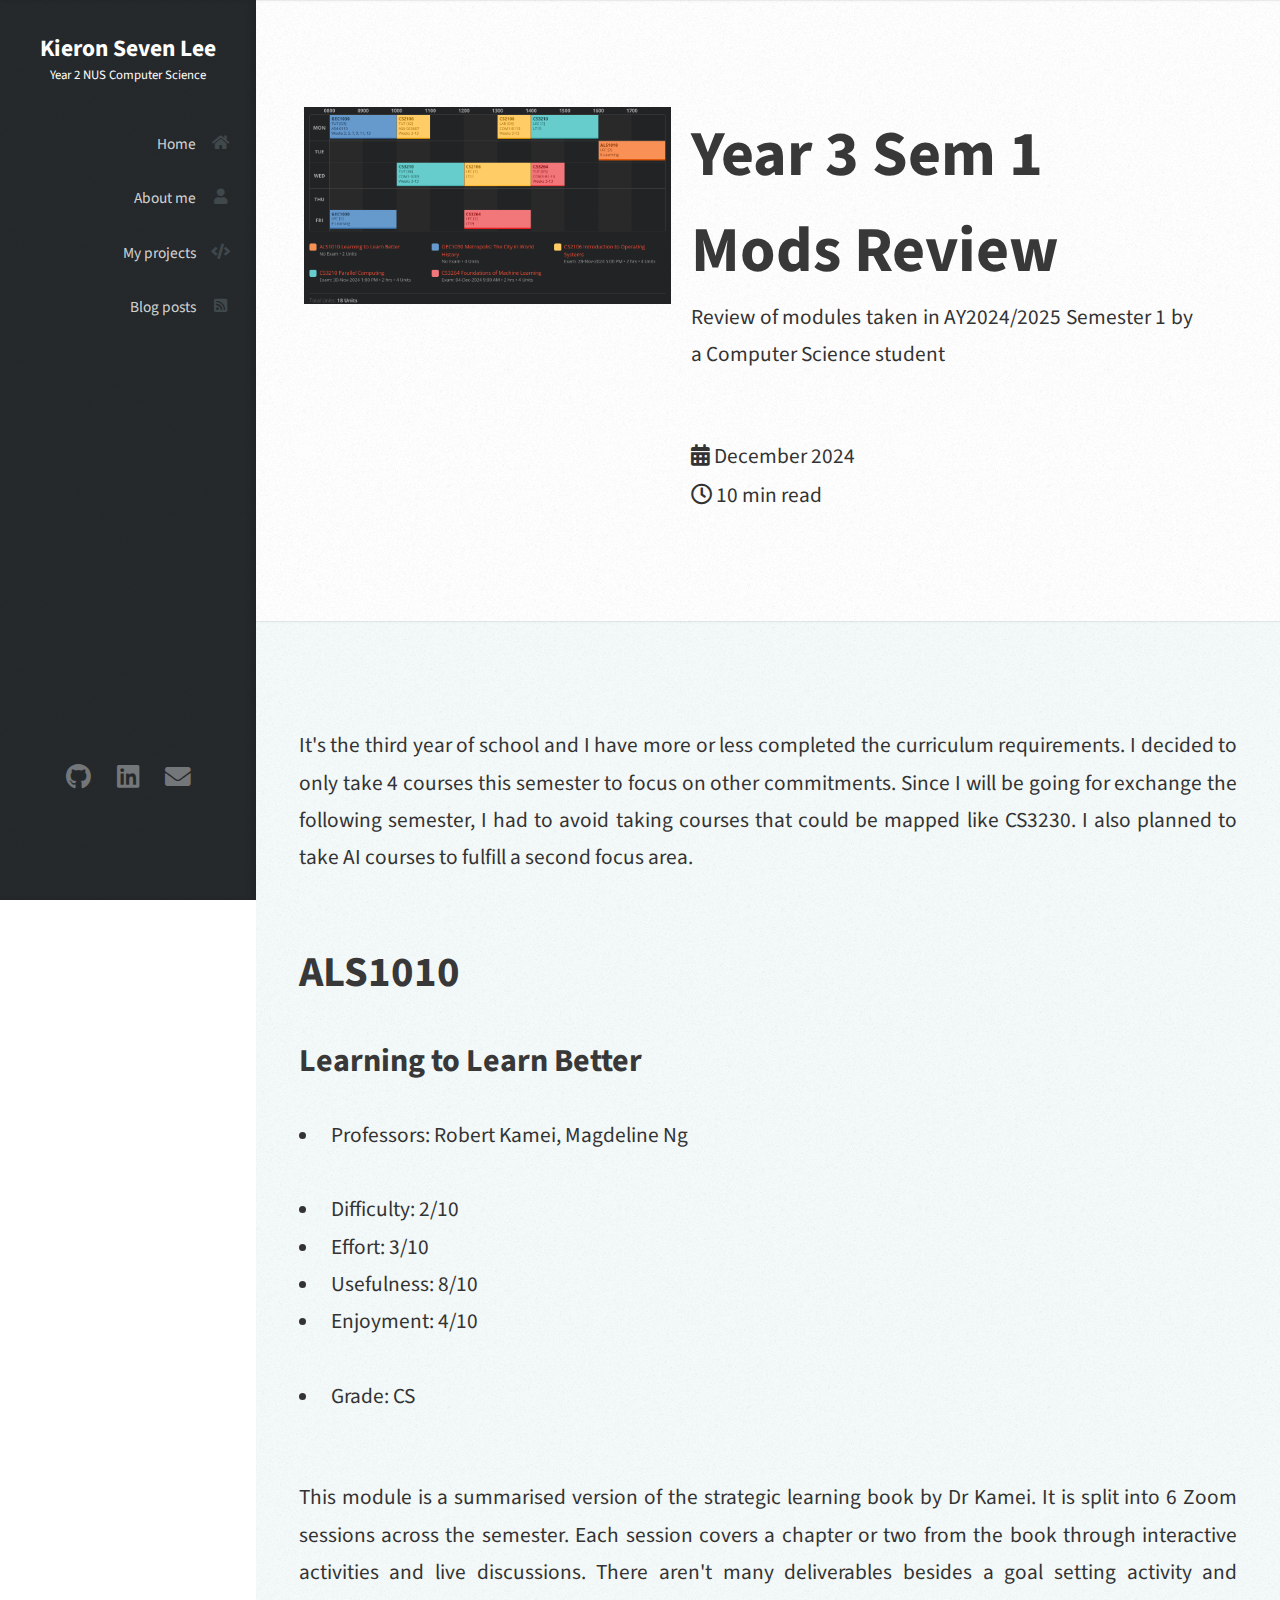
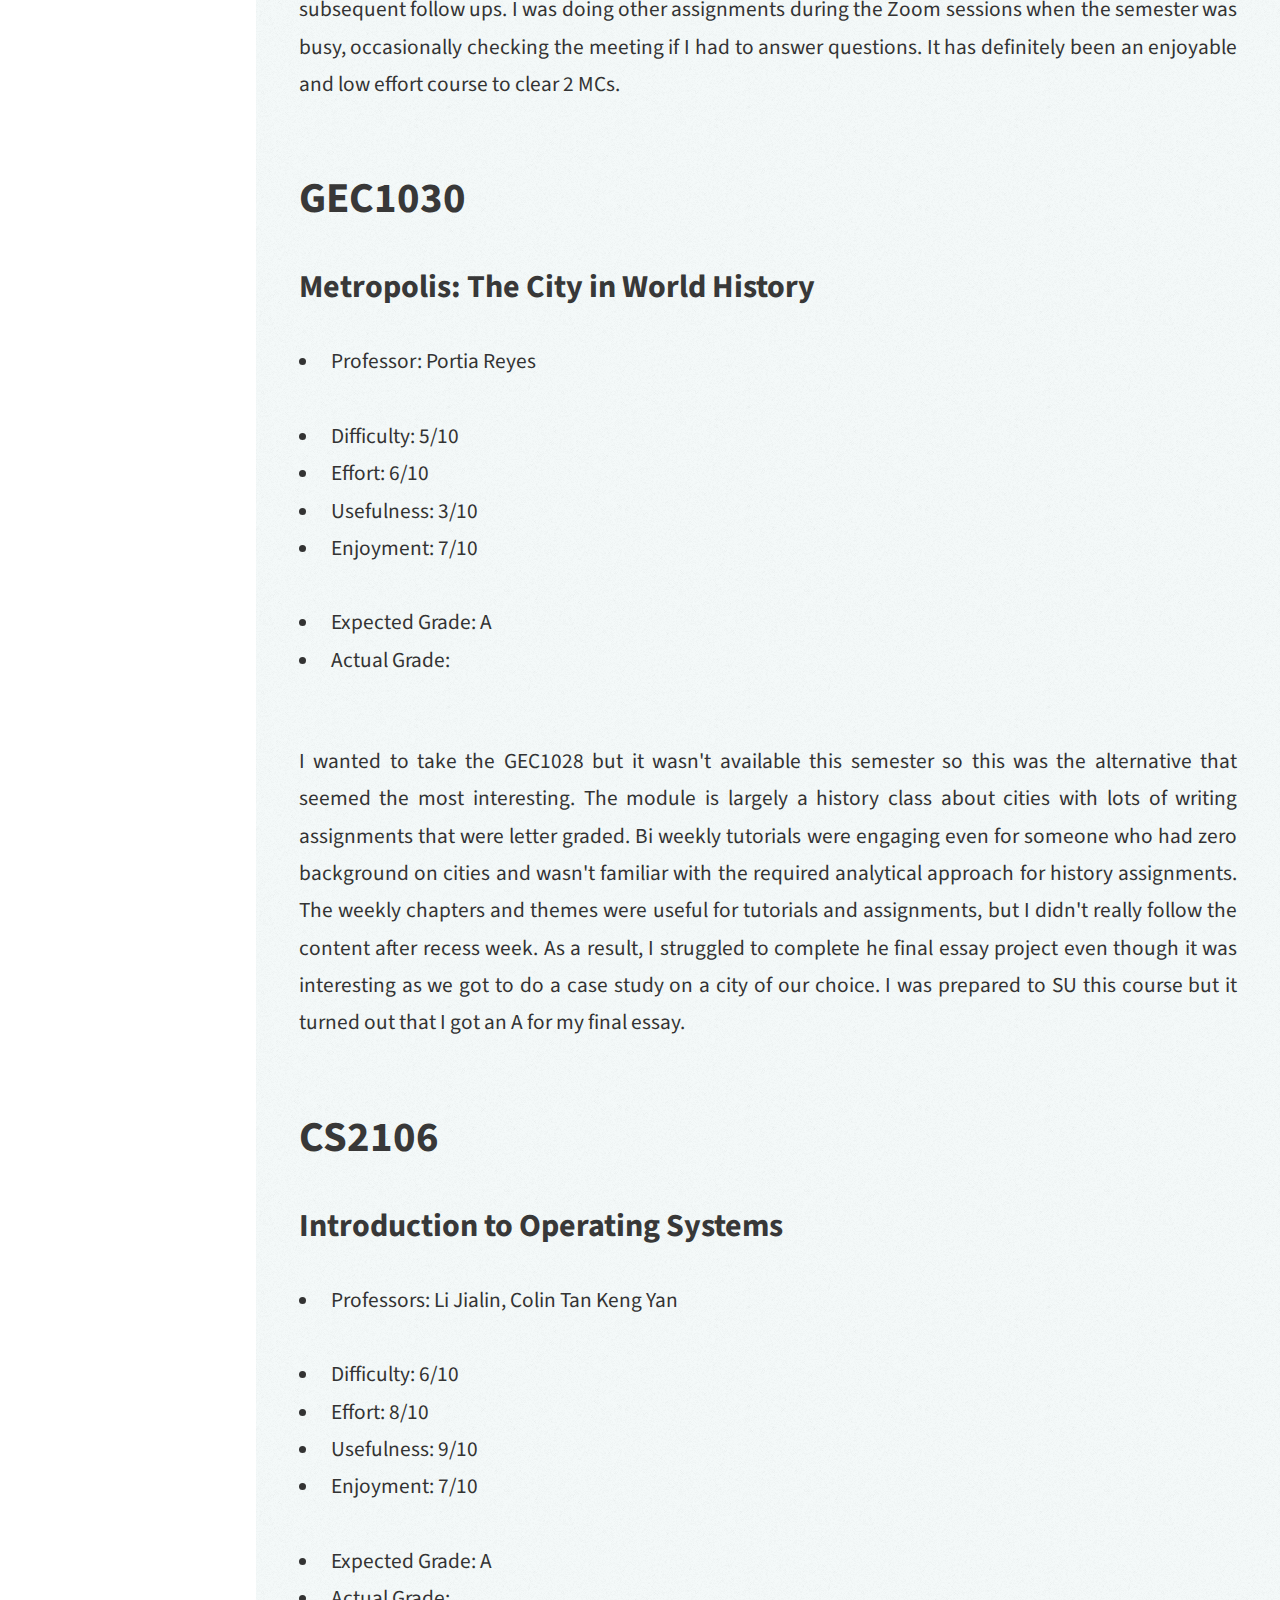
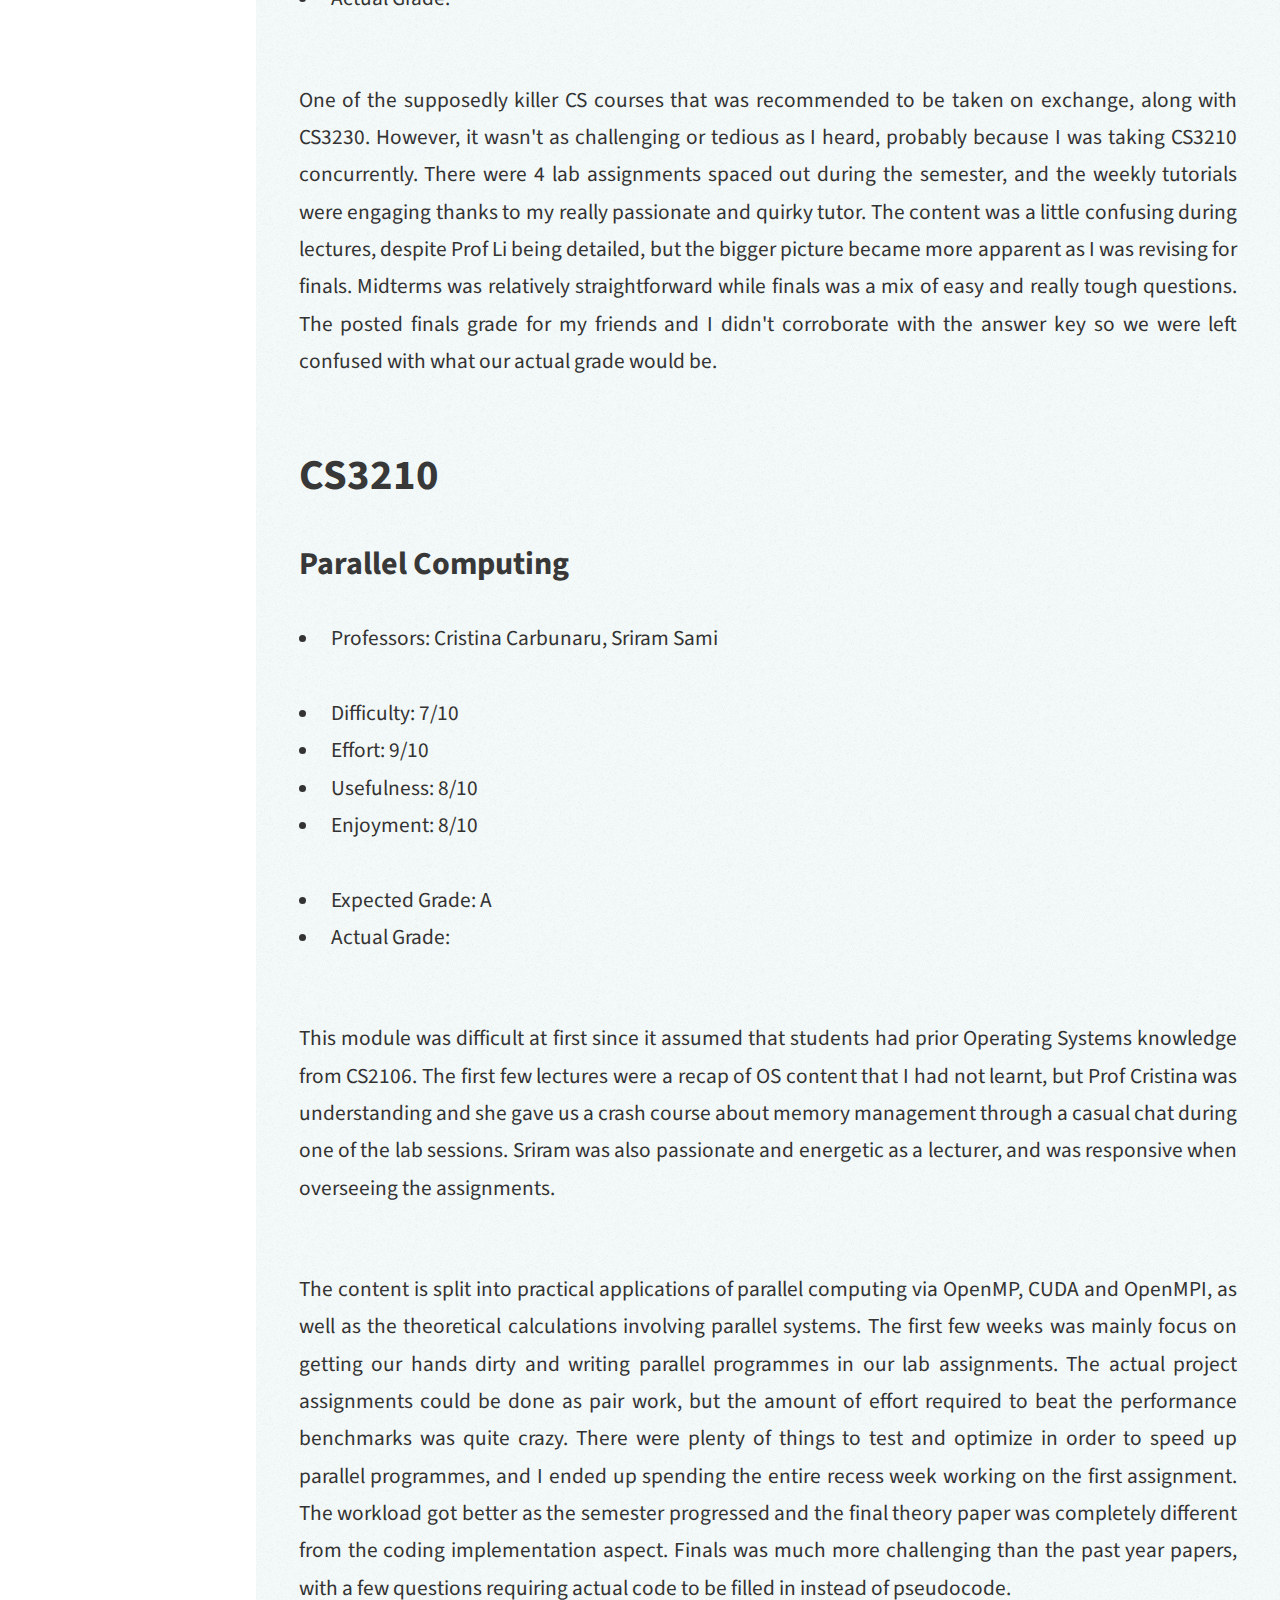
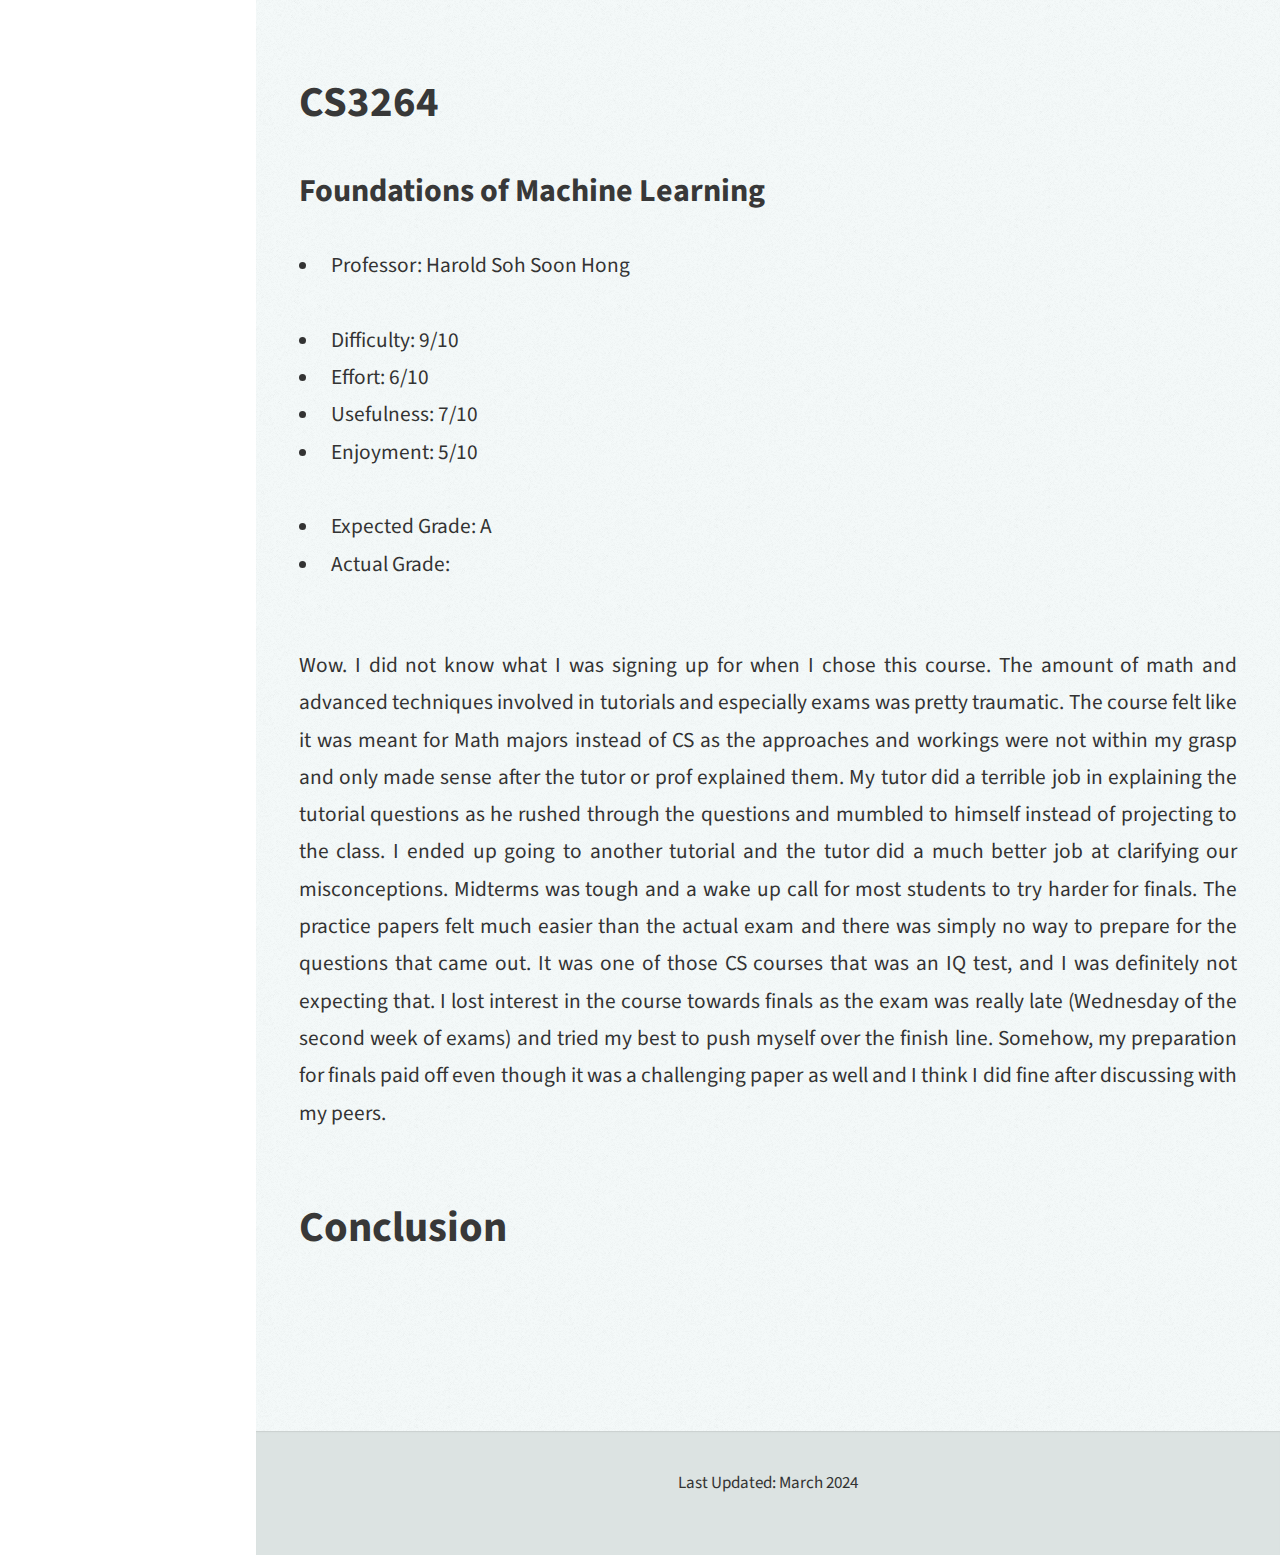
<file: blog/y3s1.html>
<!DOCTYPE HTML>
<html>
<head>
    <title>Y3S1 Mods Review | K Codes</title>
    <meta charset="utf-8" />
    <meta name="viewport" content="width=device-width, initial-scale=1, user-scalable=no" />
    <link rel="stylesheet" href="../assets/css/main.css" />
</head>
<body class="is-preload">

    <!-- Header -->
    <div id="header">
        <div class="top">
            <!-- Logo -->
            <div id="logo">
                <h1 id="title">Kieron Seven Lee</h1>
                <!-- Role -->
                <p id ="role"></p>
            </div>

            <!-- Nav -->
            <nav id="nav">
                <ul>
                    <li><a href="../" id="top-link"><span class="icon solid fa-home">Home</span></a></li>
                    <li><a href="../#about" id="about-link"><span class="icon solid fa-user">About me</span></a></li>
                    <li><a href="../#projects" id="projects-link"><span class="icon solid fa-code">My projects</span></a></li>
                    <li><a href="../#blog" id="blog-link"><span class="icon solid fa-rss-square">Blog posts</span></a></li>
                </ul>
            </nav>
        </div>

        <div class="bottom">
            <!-- Social Icons -->
            <ul class="icons">
                <li><a href="https://github.com/Cikguseven" class="icon brands fa-github" target="_blank"><span class="label">Github</span></a></li>
                <li><a href="https://www.linkedin.com/in/kieron7lee" class="icon brands fa-linkedin" target="_blank"><span class="label">Linkedin</span></a></li>
                <li><a href="mailto:kieronsevenlee@gmail.com" class="icon solid fa-envelope" target="_blank"><span class="label">Email</span></a></li>
            </ul>
        </div>
    </div>

    <!-- Main -->
    <div id="main" class="post">

        <!-- Header -->
        <section>
            <div class="row">
                <div class="col-5 col-12-mobile">
                    <article class="postimage">
                        <img src="../images/y3s1.png" alt="" />
                    </article>
                </div>      
            
                <div class="col-6 col-12-mobile" id="postheader">
                    <h2>Year 3 Sem 1 Mods Review</h2>
                    <p>Review of modules taken in AY2024/2025 Semester 1 by a Computer Science student</p>
                    <span class="icon solid fa-calendar-alt"> December 2024</span>
                    <span class="icon regular fa-clock"> 10 min read</span>
                    
                </div>
                
        </section>

        <!-- Article -->
        <section id="article" class="two">
            <div class="container" id="about">
                <p>It's the third year of school and I have more or less completed the curriculum requirements. I decided to only take 4 courses this semester to focus on other commitments. Since I will be going for exchange the following semester, I had to avoid taking courses that could be mapped like CS3230. I also planned to take AI courses to fulfill a second focus area.</p>

                <h3>ALS1010</h3>
                <h4>Learning to Learn Better</h4>

                <ul>
                    <li>Professors: Robert Kamei, Magdeline Ng</li>
                    <br>
                    <li>Difficulty: 2/10</li>
                    <li>Effort: 3/10</li>
                    <li>Usefulness: 8/10</li>
                    <li>Enjoyment: 4/10</li>
                    <br>
                    <li>Grade: CS</li>
                </ul>

                <p>This module is a summarised version of the strategic learning book by Dr Kamei. It is split into 6 Zoom sessions across the semester. Each session covers a chapter or two from the book through interactive activities and live discussions. There aren't many deliverables besides a goal setting activity and subsequent follow ups. I was doing other assignments during the Zoom sessions when the semester was busy, occasionally checking the meeting if I had to answer questions. It has definitely been an enjoyable and low effort course to clear 2 MCs.</p>

                <h3>GEC1030</h3>
                <h4>Metropolis: The City in World History</h4>

                <ul>
                    <li>Professor: Portia Reyes</li>
                    <br>
                    <li>Difficulty: 5/10</li>
                    <li>Effort: 6/10</li>
                    <li>Usefulness: 3/10</li>
                    <li>Enjoyment: 7/10</li>
                    <br>
                    <li>Expected Grade: A</li>
                    <li>Actual Grade: </li>
                </ul>

                <p>I wanted to take the GEC1028 but it wasn't available this semester so this was the alternative that seemed the most interesting. The module is largely a history class about cities with lots of writing assignments that were letter graded. Bi weekly tutorials were engaging even for someone who had zero background on cities and wasn't familiar with the required analytical approach for history assignments. The weekly chapters and themes were useful for tutorials and assignments, but I didn't really follow the content after recess week. As a result, I struggled to complete he final essay project even though it was interesting as we got to do a case study on a city of our choice. I was prepared to SU this course but it turned out that I got an A for my final essay.</p>

                <h3>CS2106</h3>
                <h4>Introduction to Operating Systems</h4>

                <ul>
                    <li>Professors: Li Jialin, Colin Tan Keng Yan</li>
                    <br>
                    <li>Difficulty: 6/10</li>
                    <li>Effort: 8/10</li>
                    <li>Usefulness: 9/10</li>
                    <li>Enjoyment: 7/10</li>
                    <br>
                    <li>Expected Grade: A</li>
                    <li>Actual Grade: </li>
                </ul>

                <p>One of the supposedly killer CS courses that was recommended to be taken on exchange, along with CS3230. However, it wasn't as challenging or tedious as I heard, probably because I was taking CS3210 concurrently. There were 4 lab assignments spaced out during the semester, and the weekly tutorials were engaging thanks to my really passionate and quirky tutor. The content was a little confusing during lectures, despite Prof Li being detailed, but the bigger picture became more apparent as I was revising for finals. Midterms was relatively straightforward while finals was a mix of easy and really tough questions. The posted finals grade for my friends and I didn't corroborate with the answer key so we were left confused with what our actual grade would be.</p>


                <h3>CS3210</h3>
                <h4>Parallel Computing</h4>

                <ul>
                    <li>Professors: Cristina Carbunaru, Sriram Sami</li>
                    <br>
                    <li>Difficulty: 7/10</li>
                    <li>Effort: 9/10</li>
                    <li>Usefulness: 8/10</li>
                    <li>Enjoyment: 8/10</li>
                    <br>
                    <li>Expected Grade: A</li>
                    <li>Actual Grade: </li>
                </ul>

                <p>This module was difficult at first since it assumed that students had prior Operating Systems knowledge from CS2106. The first few lectures were a recap of OS content that I had not learnt, but Prof Cristina was understanding and she gave us a crash course about memory management through a casual chat during one of the lab sessions. Sriram was also passionate and energetic as a lecturer, and was responsive when overseeing the assignments.</p>

                <p>The content is split into practical applications of parallel computing via OpenMP, CUDA and OpenMPI, as well as the theoretical calculations involving parallel systems. The first few weeks was mainly focus on getting our hands dirty and writing parallel programmes in our lab assignments. The actual project assignments could be done as pair work, but the amount of effort required to beat the performance benchmarks was quite crazy. There were plenty of things to test and optimize in order to speed up parallel programmes, and I ended up spending the entire recess week working on the first assignment. The workload got better as the semester progressed and the final theory paper was completely different from the coding implementation aspect. Finals was much more challenging than the past year papers, with a few questions requiring actual code to be filled in instead of pseudocode.</p>

                <h3>CS3264</h3>
                <h4>Foundations of Machine Learning</h4>

                <ul>
                    <li>Professor: Harold Soh Soon Hong</li>
                    <br>
                    <li>Difficulty: 9/10</li>
                    <li>Effort: 6/10</li>
                    <li>Usefulness: 7/10</li>
                    <li>Enjoyment: 5/10</li>
                    <br>
                    <li>Expected Grade: A</li>
                    <li>Actual Grade: </li>
                </ul>

                <p>Wow. I did not know what I was signing up for when I chose this course. The amount of math and advanced techniques involved in tutorials and especially exams was pretty traumatic. The course felt like it was meant for Math majors instead of CS as the approaches and workings were not within my grasp and only made sense after the tutor or prof explained them. My tutor did a terrible job in explaining the tutorial questions as he rushed through the questions and mumbled to himself instead of projecting to the class. I ended up going to another tutorial and the tutor did a much better job at clarifying our misconceptions. Midterms was tough and a wake up call for most students to try harder for finals. The practice papers felt much easier than the actual exam and there was simply no way to prepare for the questions that came out. It was one of those CS courses that was an IQ test, and I was definitely not expecting that. I lost interest in the course towards finals as the exam was really late (Wednesday of the second week of exams) and tried my best to push myself over the finish line. Somehow, my preparation for finals paid off even though it was a challenging paper as well and I think I did fine after discussing with my peers.</p>

                <h3>Conclusion</h3>
                <p></p>   
            </div>
        </section>
    </div>

    <!-- Footer -->
    <div id="footer">

        <!-- Last Updated -->
        <p id="updated"></p>

    </div>

    <!-- Scripts -->
    <script src="../assets/js/jquery.min.js"></script>
    <script src="../assets/js/jquery.scrolly.min.js"></script>
    <script src="../assets/js/jquery.scrollex.min.js"></script>
    <script src="../assets/js/browser.min.js"></script>
    <script src="../assets/js/breakpoints.min.js"></script>
    <script src="../assets/js/util.js"></script>
    <script src="../assets/js/main.js"></script>
    <script src="../assets/js/common.js"></script>

</body>
</html>
</file>
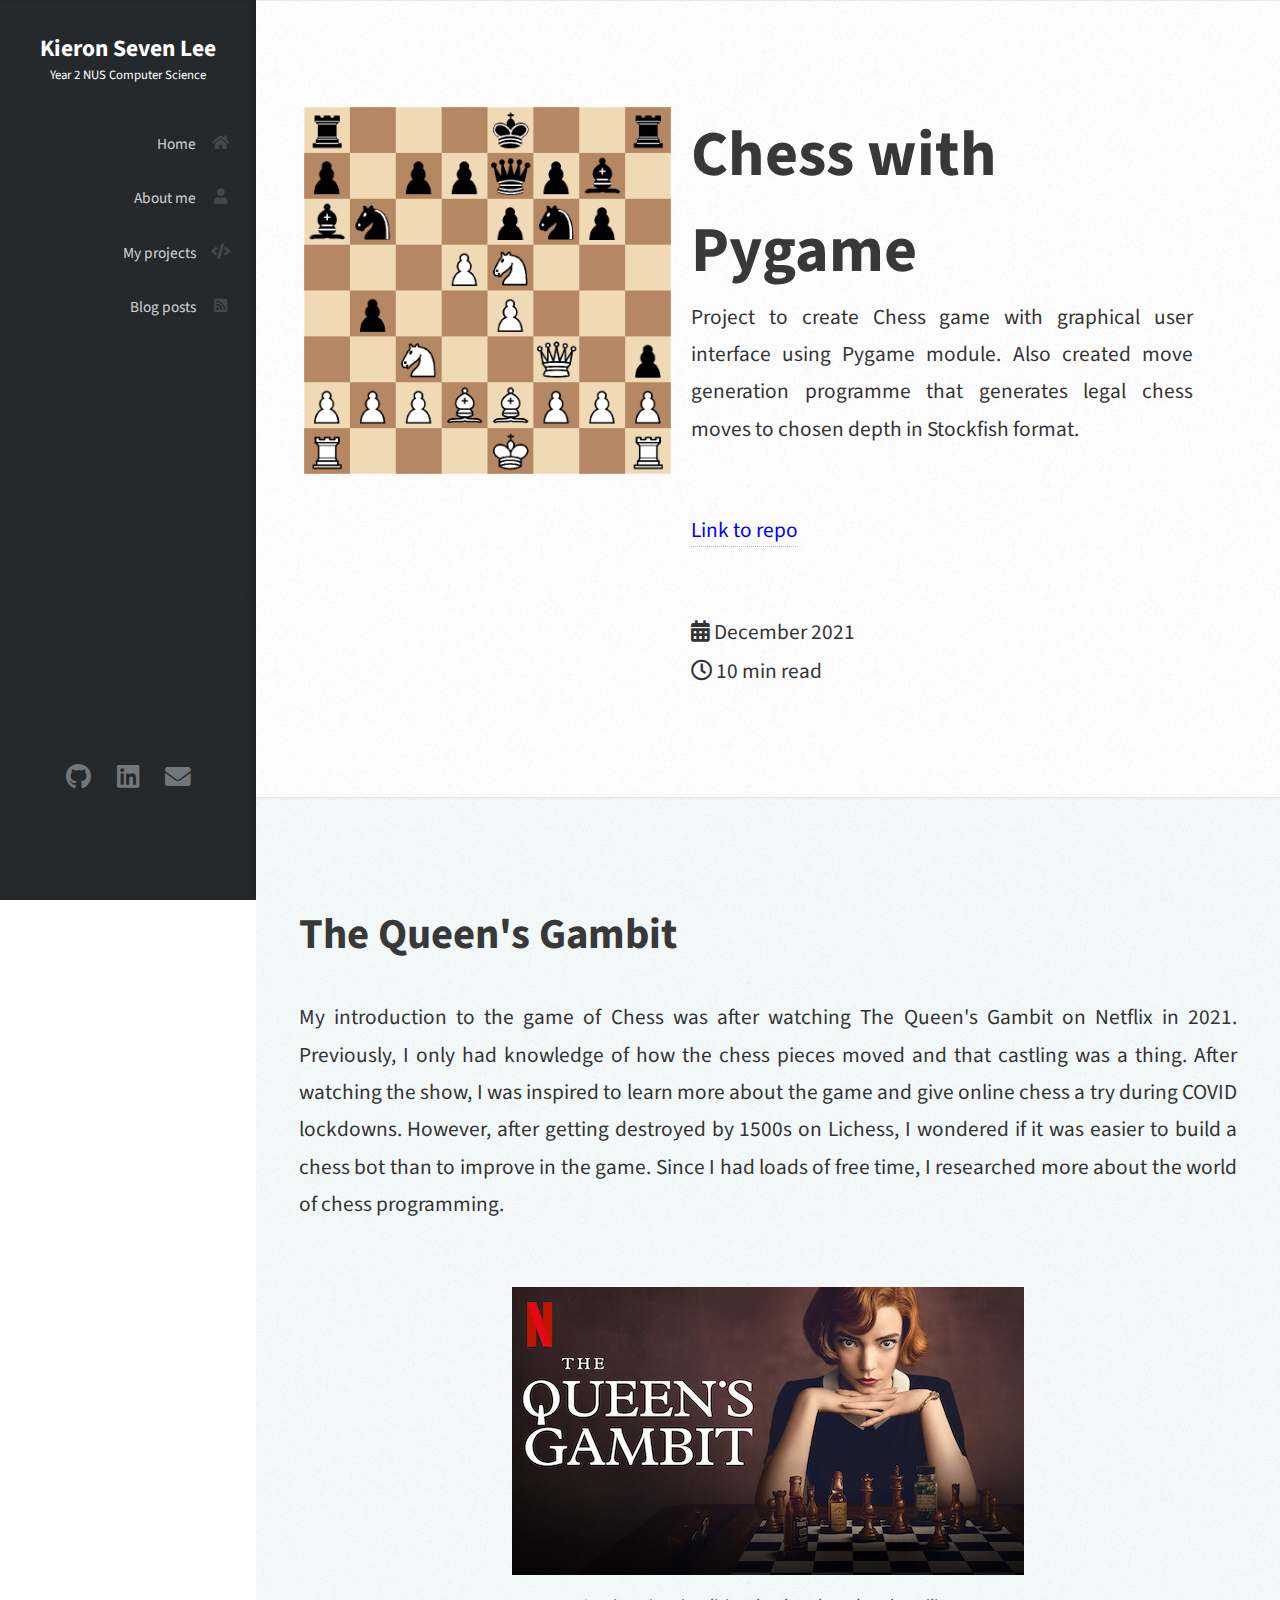
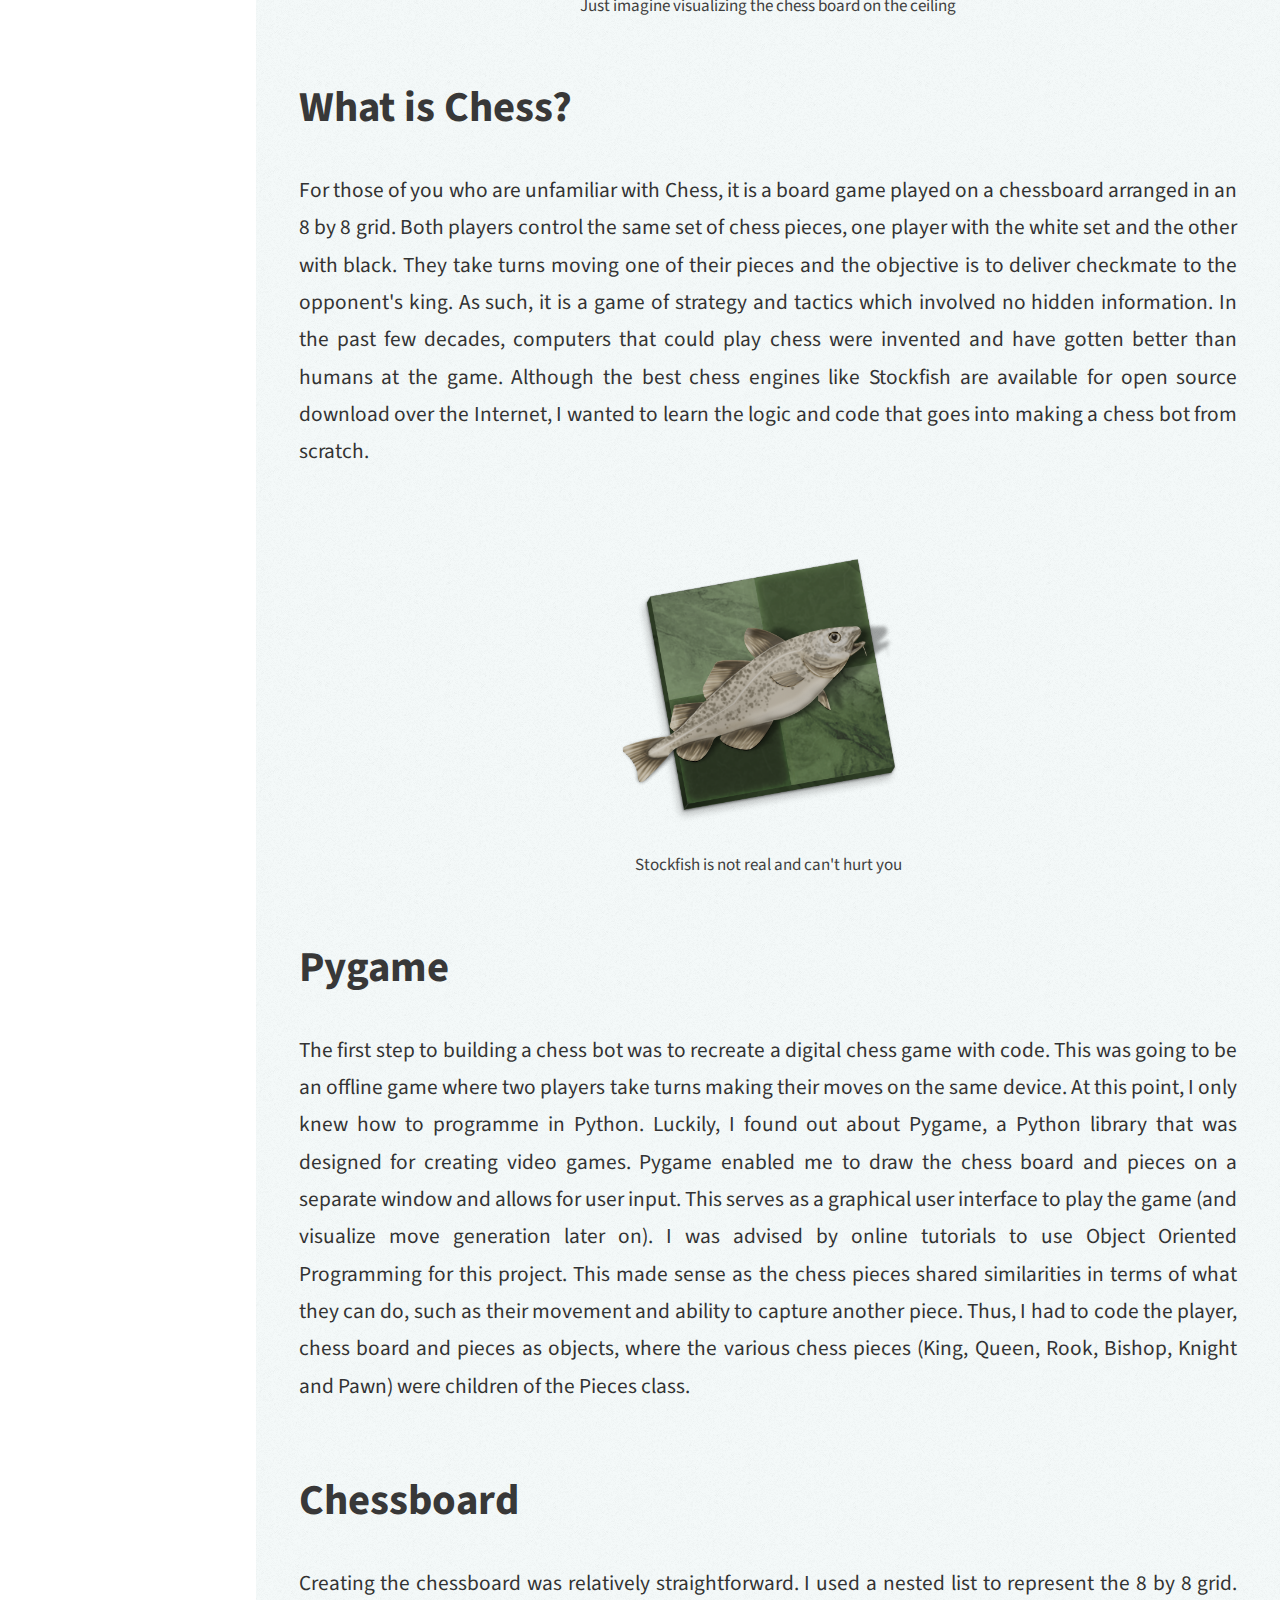
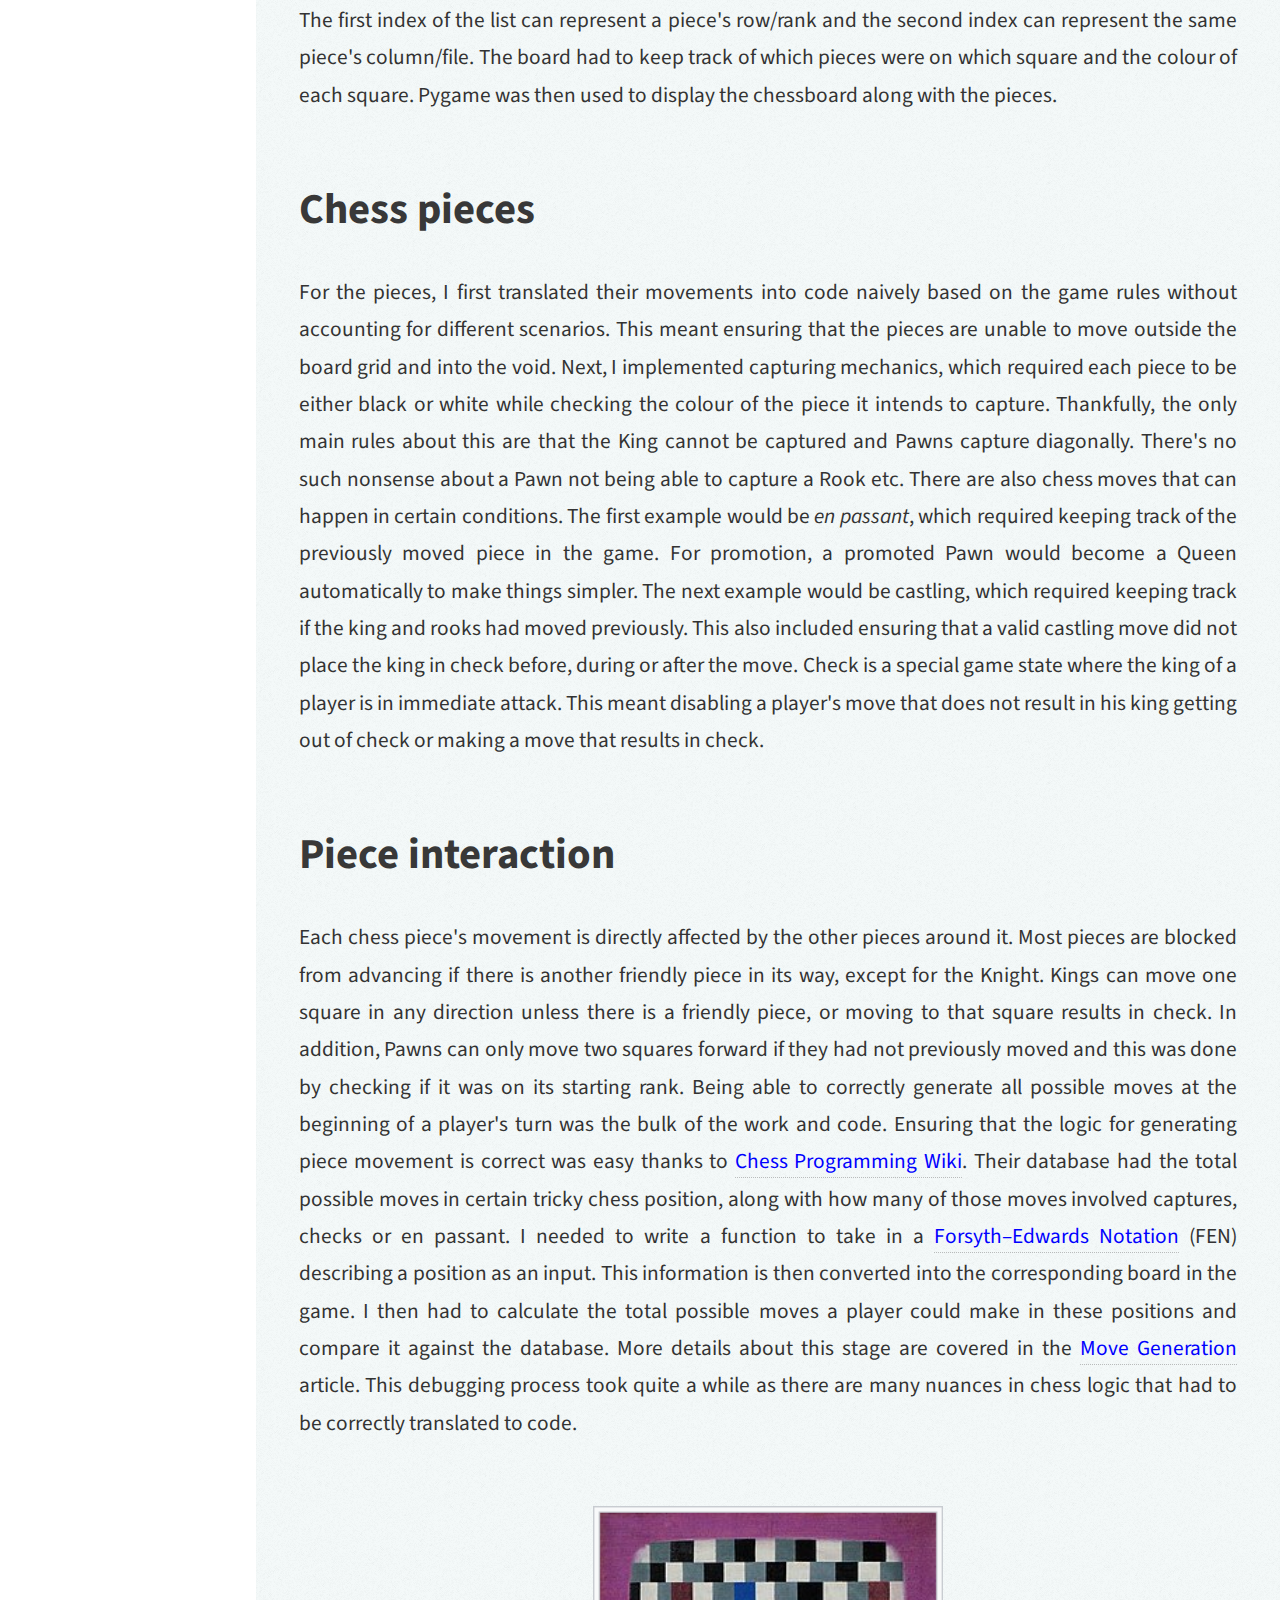
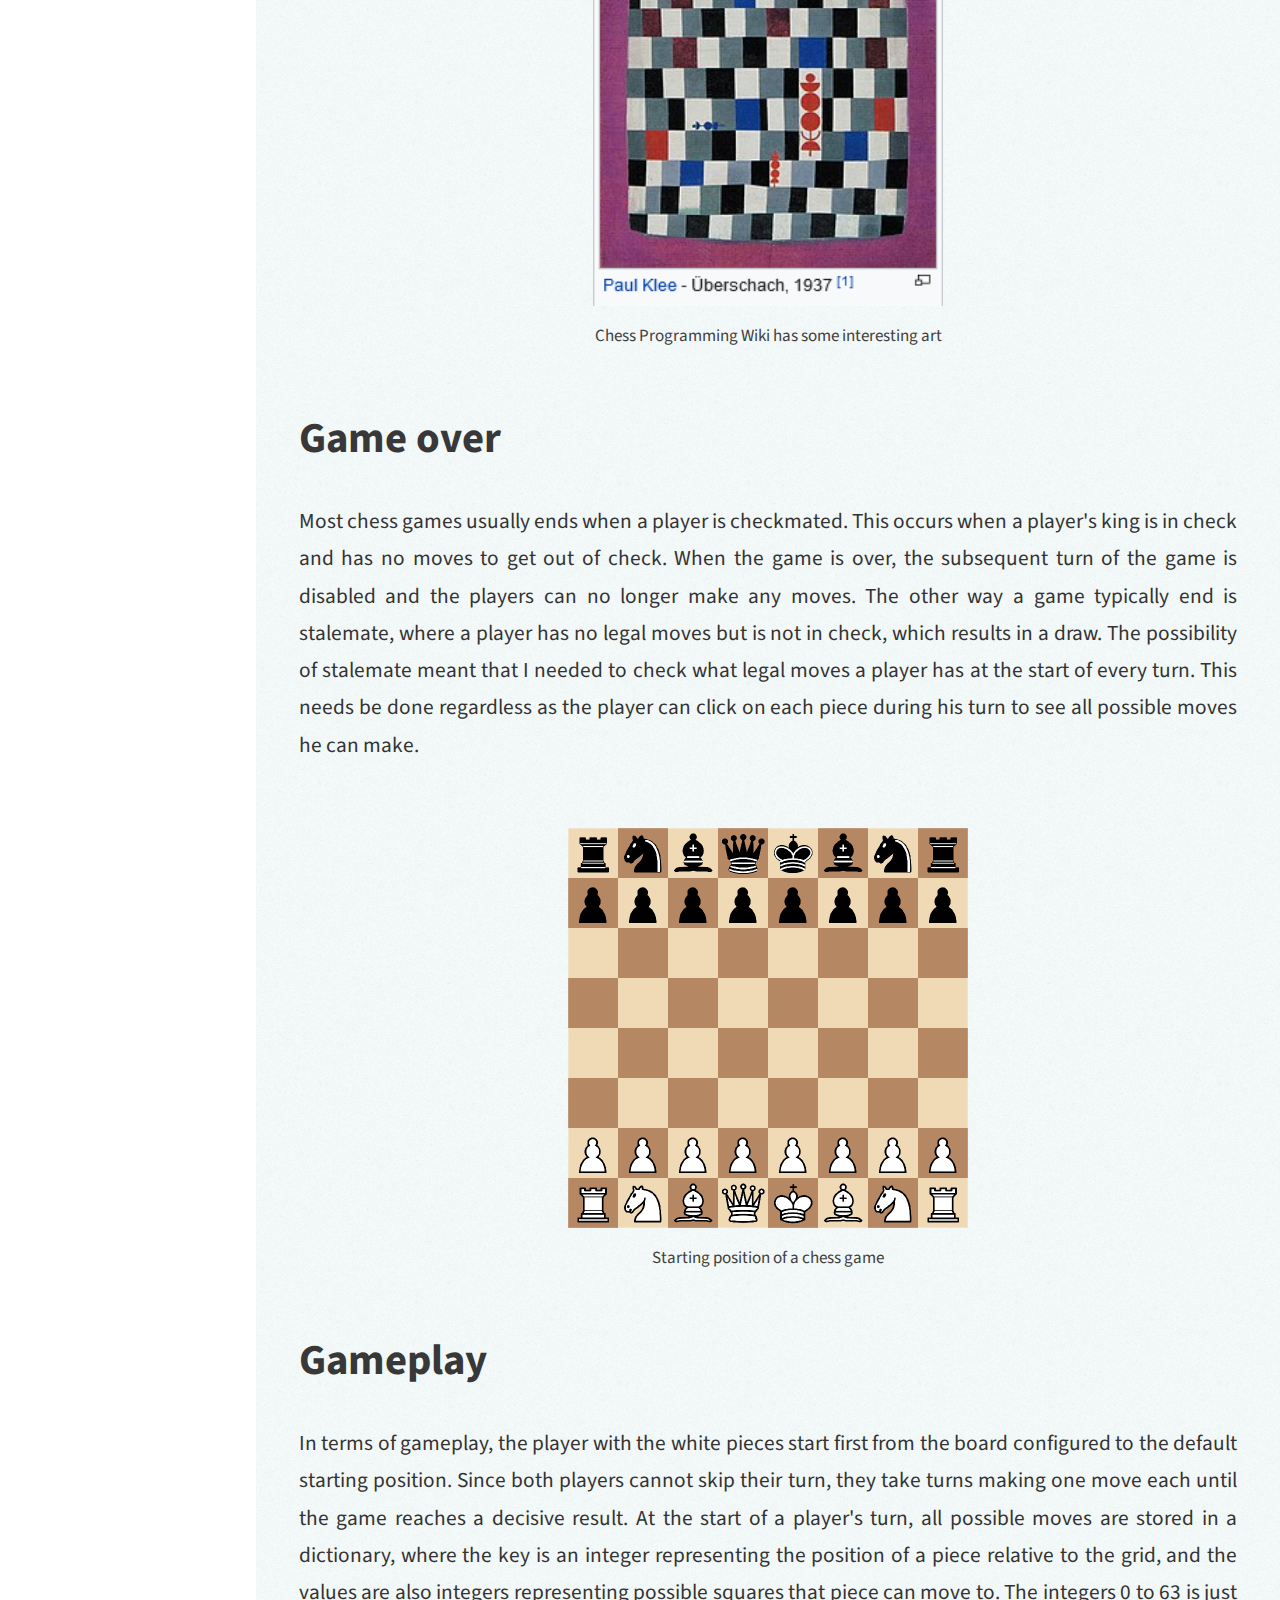
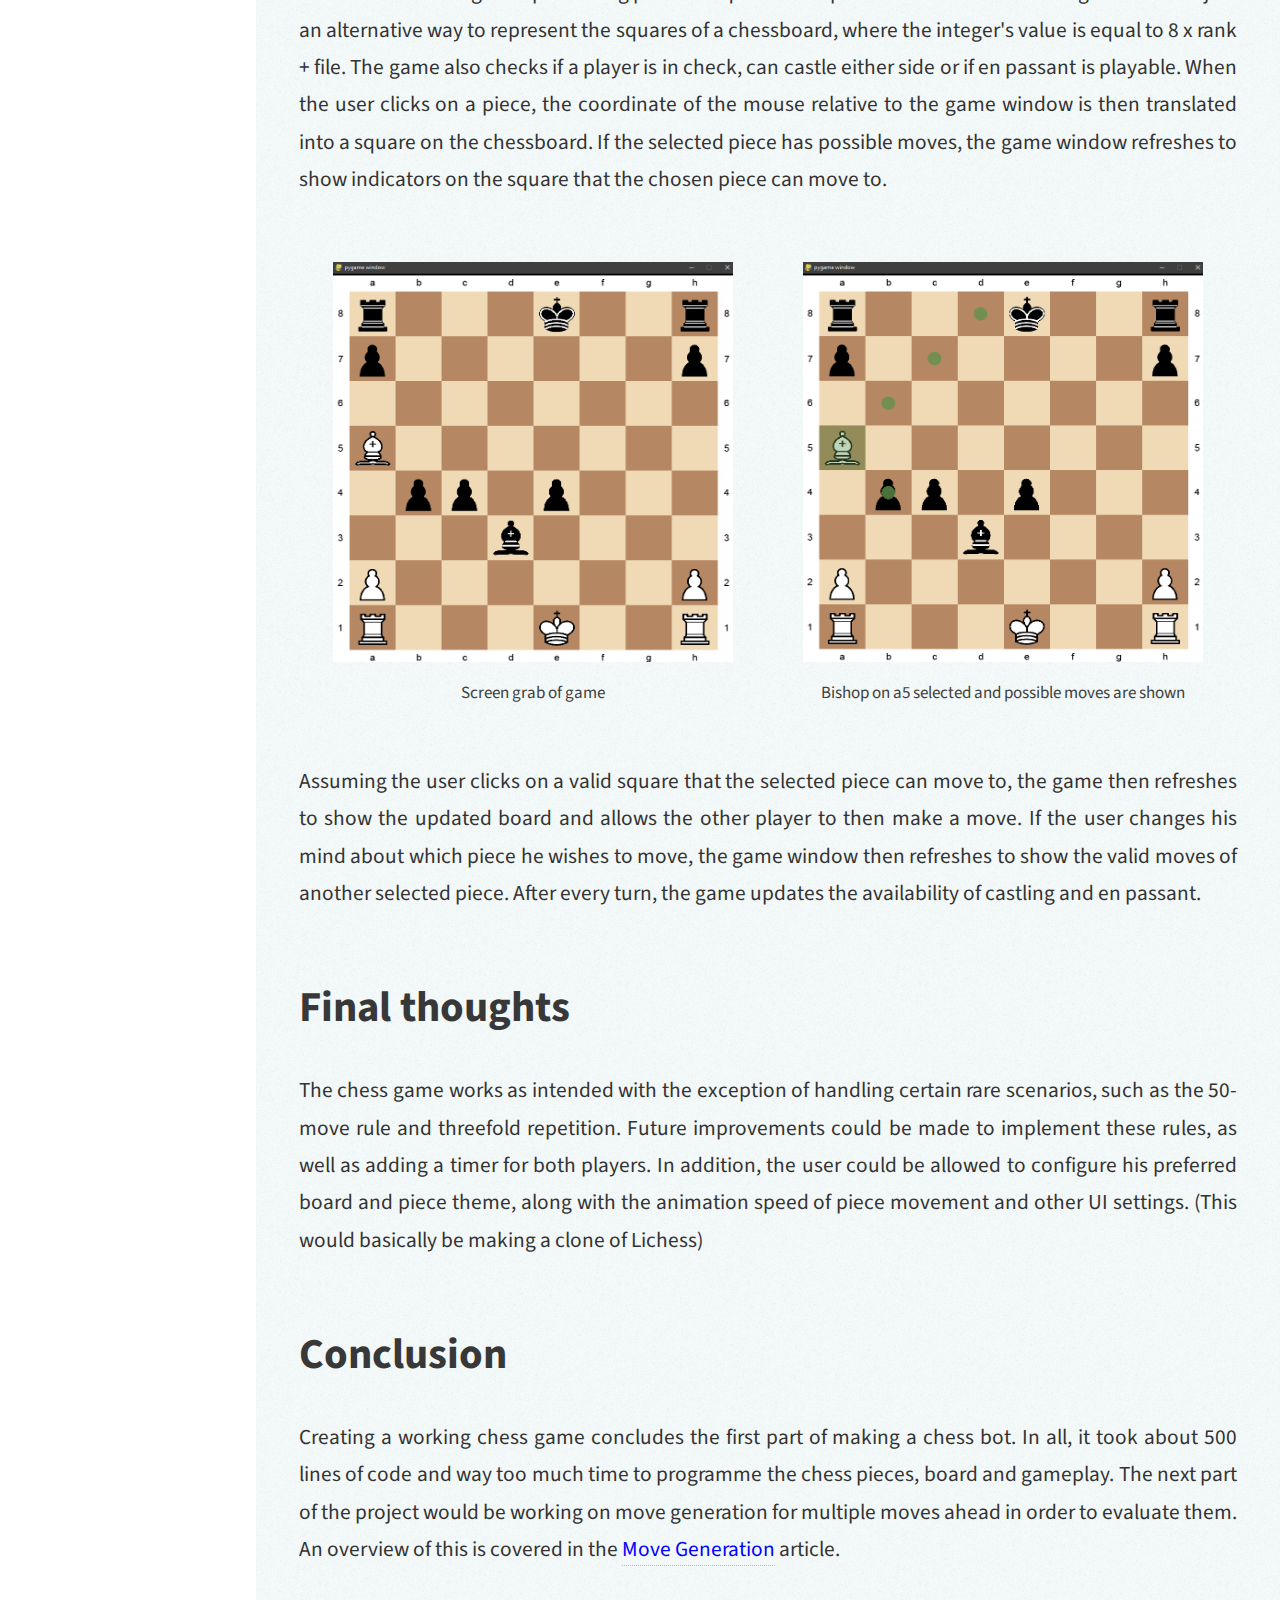
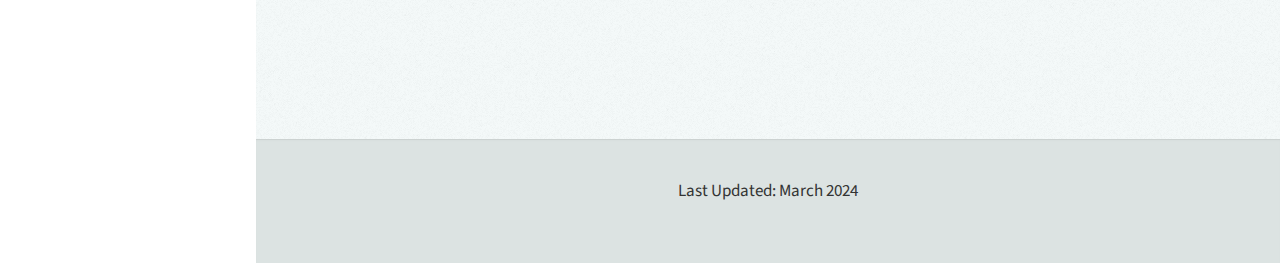
<file: projects/chess.html>
<!DOCTYPE HTML>
<html>
<head>
    <title>Chess with Pygame | K Codes</title>
    <meta charset="utf-8" />
    <meta name="viewport" content="width=device-width, initial-scale=1, user-scalable=no" />
    <link rel="stylesheet" href="../assets/css/main.css" />
</head>
<body class="is-preload">

    <!-- Header -->
    <div id="header">
        <div class="top">
            <!-- Logo -->
            <div id="logo">
                <h1 id="title">Kieron Seven Lee</h1>
                <!-- Role -->
                <p id ="role"></p>
            </div>

            <!-- Nav -->
            <nav id="nav">
                <ul>
                    <li><a href="../" id="top-link"><span class="icon solid fa-home">Home</span></a></li>
                    <li><a href="../#about" id="about-link"><span class="icon solid fa-user">About me</span></a></li>
                    <li><a href="../#projects" id="projects-link"><span class="icon solid fa-code">My projects</span></a></li>
                    <li><a href="../#blog" id="blog-link"><span class="icon solid fa-rss-square">Blog posts</span></a></li>
                </ul>
            </nav>
        </div>

        <div class="bottom">
            <!-- Social Icons -->
            <ul class="icons">
                <li><a href="https://github.com/Cikguseven" class="icon brands fa-github" target="_blank"><span class="label">Github</span></a></li>
                <li><a href="https://www.linkedin.com/in/kieron7lee" class="icon brands fa-linkedin" target="_blank"><span class="label">Linkedin</span></a></li>
                <li><a href="mailto:kieronsevenlee@gmail.com" class="icon solid fa-envelope" target="_blank"><span class="label">Email</span></a></li>
            </ul>
        </div>
    </div>

    <!-- Main -->
    <div id="main" class="post">

        <!-- Header -->
        <section>
            <div class="row">
                <div class="col-5 col-12-mobile">
                    <article class="postimage">
                        <img src="../images/chess.png" alt="" />
                    </article>
                </div>      
            
                <div class="col-6 col-12-mobile" id="postheader">
                    <h2>Chess with Pygame</h2>
                    <p>Project to create Chess game with graphical user interface using Pygame module. Also created move generation programme that generates legal chess moves to chosen depth in Stockfish format.</p>
                    <p><a href="https://github.com/Cikguseven/Chess" target="_blank">Link to repo</a></p>
                    <span class="icon solid fa-calendar-alt"> December 2021</span>
                    <span class="icon regular fa-clock"> 10 min read</span>
                </div>
                
        </section>

        <!-- Article -->
        <section id="article" class="two">
            <div class="container" id="about">
                <h3>The Queen's Gambit</h3>

                <p>My introduction to the game of Chess was after watching The Queen's Gambit on Netflix in 2021. Previously, I only had knowledge of how the chess pieces moved and that castling was a thing. After watching the show, I was inspired to learn more about the game and give online chess a try during COVID lockdowns. However, after getting destroyed by 1500s on Lichess, I wondered if it was easier to build a chess bot than to improve in the game. Since I had loads of free time, I researched more about the world of chess programming.</p>

                <div class="imgdiv">
                    <img src="../images/qg.jpg">
                    <p class="imgdescription">Just imagine visualizing the chess board on the ceiling</p>
                </div>

                <h3>What is Chess?</h3>

                <p> For those of you who are unfamiliar with Chess, it is a board game played on a chessboard arranged in an 8 by 8 grid. Both players control the same set of chess pieces, one player with the white set and the other with black. They take turns moving one of their pieces and the objective is to deliver checkmate to the opponent's king. As such, it is a game of strategy and tactics which involved no hidden information. In the past few decades, computers that could play chess were invented and have gotten better than humans at the game. Although the best chess engines like Stockfish are available for open source download over the Internet, I wanted to learn the logic and code that goes into making a chess bot from scratch.</p>

                <div class="imgdiv">
                    <img src="../images/sf.png" width="300vw" height="300vh" >
                    <p class="imgdescription">Stockfish is not real and can't hurt you</p>
                </div>


                <h3>Pygame</h3>

                <p>The first step to building a chess bot was to recreate a digital chess game with code. This was going to be an offline game where two players take turns making their moves on the same device. At this point, I only knew how to programme in Python. Luckily, I found out about Pygame, a Python library that was designed for creating video games. Pygame enabled me to draw the chess board and pieces on a separate window and allows for user input. This serves as a graphical user interface to play the game (and visualize move generation later on). I was advised by online tutorials to use Object Oriented Programming for this project. This made sense as the chess pieces shared similarities in terms of what they can do, such as their movement and ability to capture another piece. Thus, I had to code the player, chess board and pieces as objects, where the various chess pieces (King, Queen, Rook, Bishop, Knight and Pawn) were children of the Pieces class.</p>

                <h3>Chessboard</h3>

                <p>Creating the chessboard was relatively straightforward. I used a nested list to represent the 8 by 8 grid. The first index of the list can represent a piece's row/rank and the second index can represent the same piece's column/file. The board had to keep track of which pieces were on which square and the colour of each square. Pygame was then used to display the chessboard along with the pieces.</p>

                <h3>Chess pieces</h3>

                <p>For the pieces, I first translated their movements into code naively based on the game rules without accounting for different scenarios. This meant ensuring that the pieces are unable to move outside the board grid and into the void. Next, I implemented capturing mechanics, which required each piece to be either black or white while checking the colour of the piece it intends to capture. Thankfully, the only main rules about this are that the King cannot be captured and Pawns capture diagonally. There's no such nonsense about a Pawn not being able to capture a Rook etc. There are also chess moves that can happen in certain conditions. The first example would be <i>en passant</i>, which required keeping track of the previously moved piece in the game. For promotion, a promoted Pawn would become a Queen automatically to make things simpler. The next example would be castling, which required keeping track if the king and rooks had moved previously. This also included ensuring that a valid castling move did not place the king in check before, during or after the move. Check is a special game state where the king of a player is in immediate attack. This meant disabling a player's move that does not result in his king getting out of check or making a move that results in check.</p>

                <h3>Piece interaction</h3>
                <p>Each chess piece's movement is directly affected by the other pieces around it. Most pieces are blocked from advancing if there is another friendly piece in its way, except for the Knight. Kings can move one square in any direction unless there is a friendly piece, or moving to that square results in check. In addition, Pawns can only move two squares forward if they had not previously moved and this was done by checking if it was on its starting rank. Being able to correctly generate all possible moves at the beginning of a player's turn was the bulk of the work and code. Ensuring that the logic for generating piece movement is correct was easy thanks to <a href="https://www.chessprogramming.org/Perft_Results" target="_blank">Chess Programming Wiki</a>. Their database had the total possible moves in certain tricky chess position, along with how many of those moves involved captures, checks or en passant. I needed to write a function to take in a <a href="https://en.wikipedia.org/wiki/Forsyth%E2%80%93Edwards_Notation" target="_blank">Forsyth–Edwards Notation</a> (FEN) describing a position as an input. This information is then converted into the corresponding board in the game. I then had to calculate the total possible moves a player could make in these positions and compare it against the database. More details about this stage are covered in the <a href="chess2" target="_blank">Move Generation</a> article. This debugging process took quite a while as there are many nuances in chess logic that had to be correctly translated to code.</p>

                <div class="imgdiv">
                    <img src="../images/cpw.png" width="350vw" height="400vh" >
                    <p class="imgdescription">Chess Programming Wiki has some interesting art</p>
                </div>

                <h3>Game over</h3>
                <p>Most chess games usually ends when a player is checkmated. This occurs when a player's king is in check and has no moves to get out of check. When the game is over, the subsequent turn of the game is disabled and the players can no longer make any moves. The other way a game typically end is stalemate, where a player has no legal moves but is not in check, which results in a draw. The possibility of stalemate meant that I needed to check what legal moves a player has at the start of every turn. This needs be done regardless as the player can click on each piece during his turn to see all possible moves he can make.</p>

                <div class="imgdiv">
                    <img src="../images/chess-start.png" width="400vw" height="400vh" >
                    <p class="imgdescription">Starting position of a chess game</p>
                </div>

                <h3>Gameplay</h3>
                <p>In terms of gameplay, the player with the white pieces start first from the board configured to the default starting position. Since both players cannot skip their turn, they take turns making one move each until the game reaches a decisive result. At the start of a player's turn, all possible moves are stored in a dictionary, where the key is an integer representing the position of a piece relative to the grid, and the values are also integers representing possible squares that piece can move to. The integers 0 to 63 is just an alternative way to represent the squares of a chessboard, where the integer's value is equal to 8 x rank + file. The game also checks if a player is in check, can castle either side or if en passant is playable. When the user clicks on a piece, the coordinate of the mouse relative to the game window is then translated into a square on the chessboard. If the selected piece has possible moves, the game window refreshes to show indicators on the square that the chosen piece can move to.</p>

                <div class="img2div">
                    <img src="../images/pygame.png" width="400vw" height="400vh" >
                    <p class="imgdescription">Screen grab of game</p>
                </div>

                <div class="img2div">
                    <img src="../images/pygame2.png" width="400vw" height="400vh" >
                    <p class="imgdescription">Bishop on a5 selected and possible moves are shown</p>
                </div>

                <p>Assuming the user clicks on a valid square that the selected piece can move to, the game then refreshes to show the updated board and allows the other player to then make a move. If the user changes his mind about which piece he wishes to move, the game window then refreshes to show the valid moves of another selected piece. After every turn, the game updates the availability of castling and en passant.</p>

                <h3>Final thoughts</h3>

                <p>The chess game works as intended with the exception of handling certain rare scenarios, such as the 50-move rule and threefold repetition. Future improvements could be made to implement these rules, as well as adding a timer for both players. In addition, the user could be allowed to configure his preferred board and piece theme, along with the animation speed of piece movement and other UI settings. (This would basically be making a clone of Lichess)

                <h3>Conclusion</h3>

                <p>Creating a working chess game concludes the first part of making a chess bot. In all, it took about 500 lines of code and way too much time to programme the chess pieces, board and gameplay. The next part of the project would be working on move generation for multiple moves ahead in order to evaluate them. An overview of this is covered in the <a href="chess2" target="_blank">Move Generation</a> article.</p>
            </div>
        </section>
    </div>

    <!-- Footer -->
    <div id="footer">

        <!-- Last Updated -->
        <p id="updated"></p>

    </div>

    <!-- Scripts -->
    <script src="../assets/js/jquery.min.js"></script>
    <script src="../assets/js/jquery.scrolly.min.js"></script>
    <script src="../assets/js/jquery.scrollex.min.js"></script>
    <script src="../assets/js/browser.min.js"></script>
    <script src="../assets/js/breakpoints.min.js"></script>
    <script src="../assets/js/util.js"></script>
    <script src="../assets/js/main.js"></script>
    <script src="../assets/js/common.js"></script>

</body>
</html>
</file>
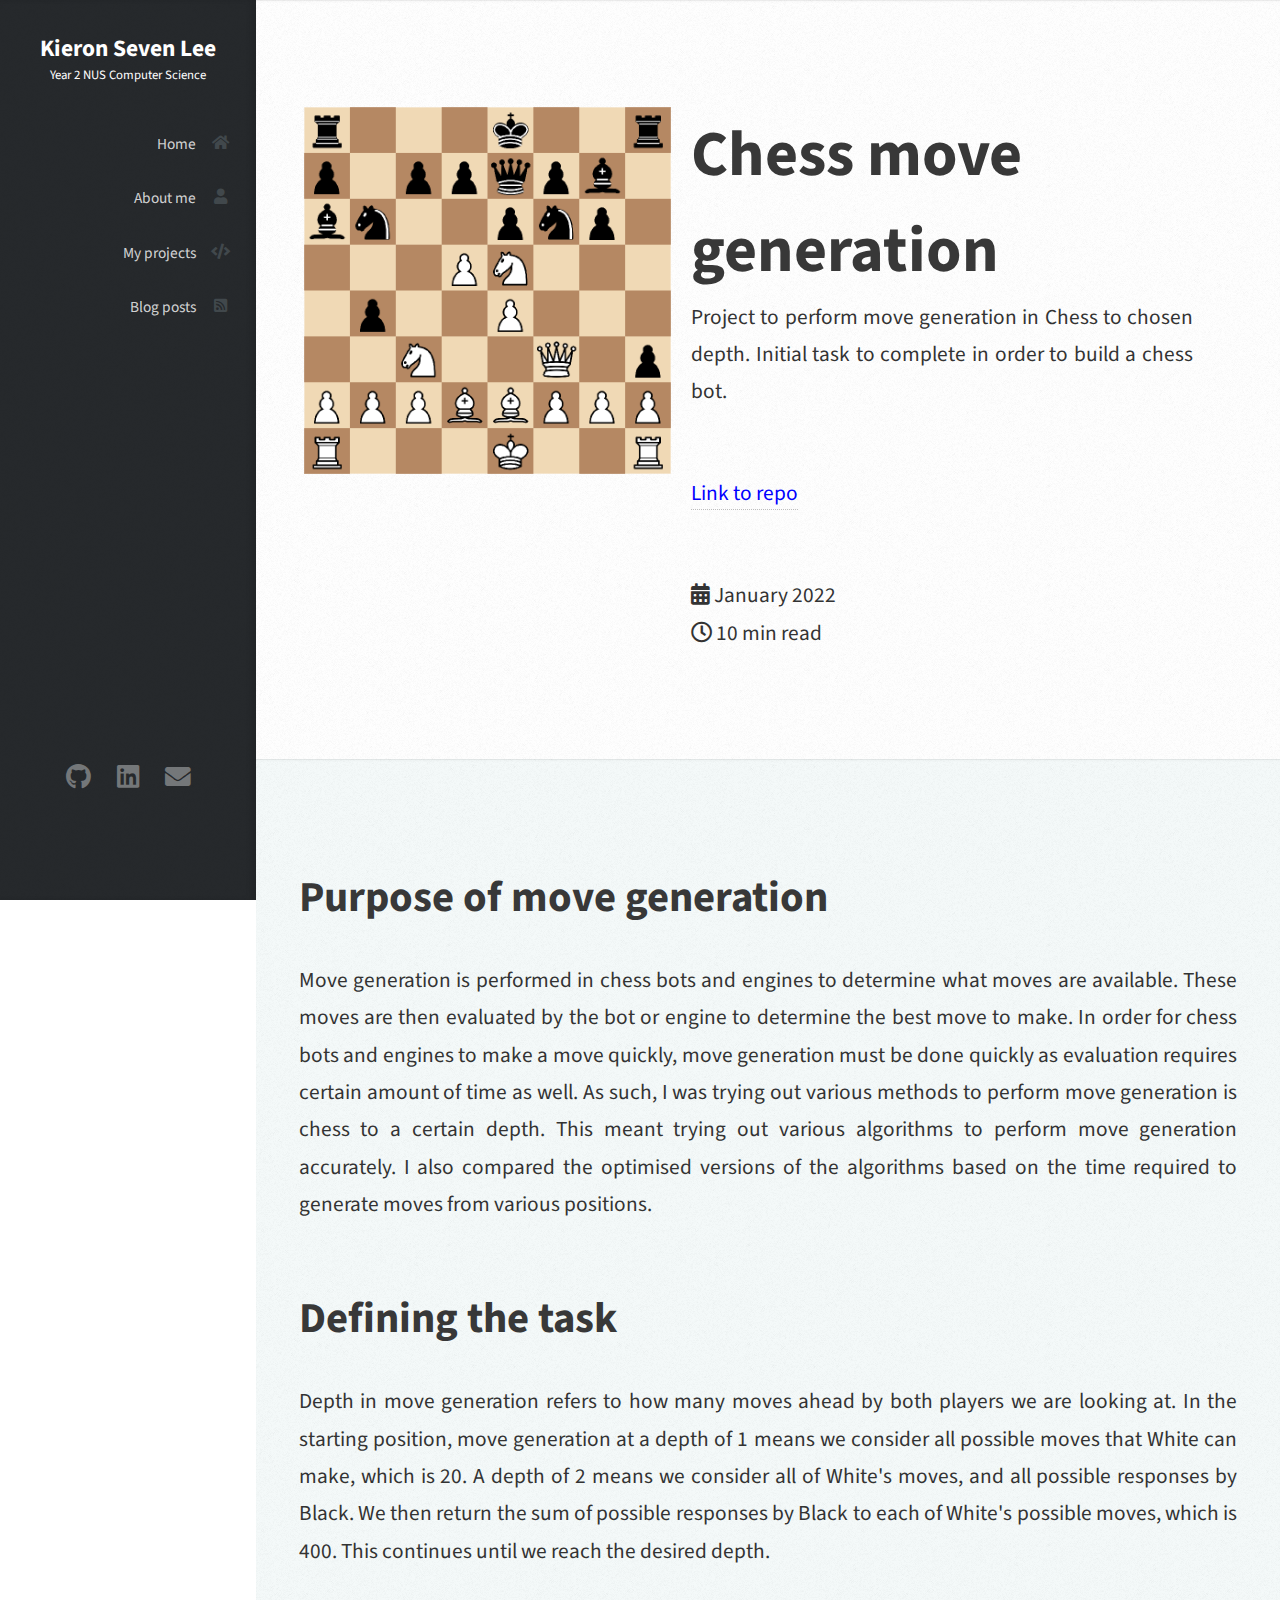
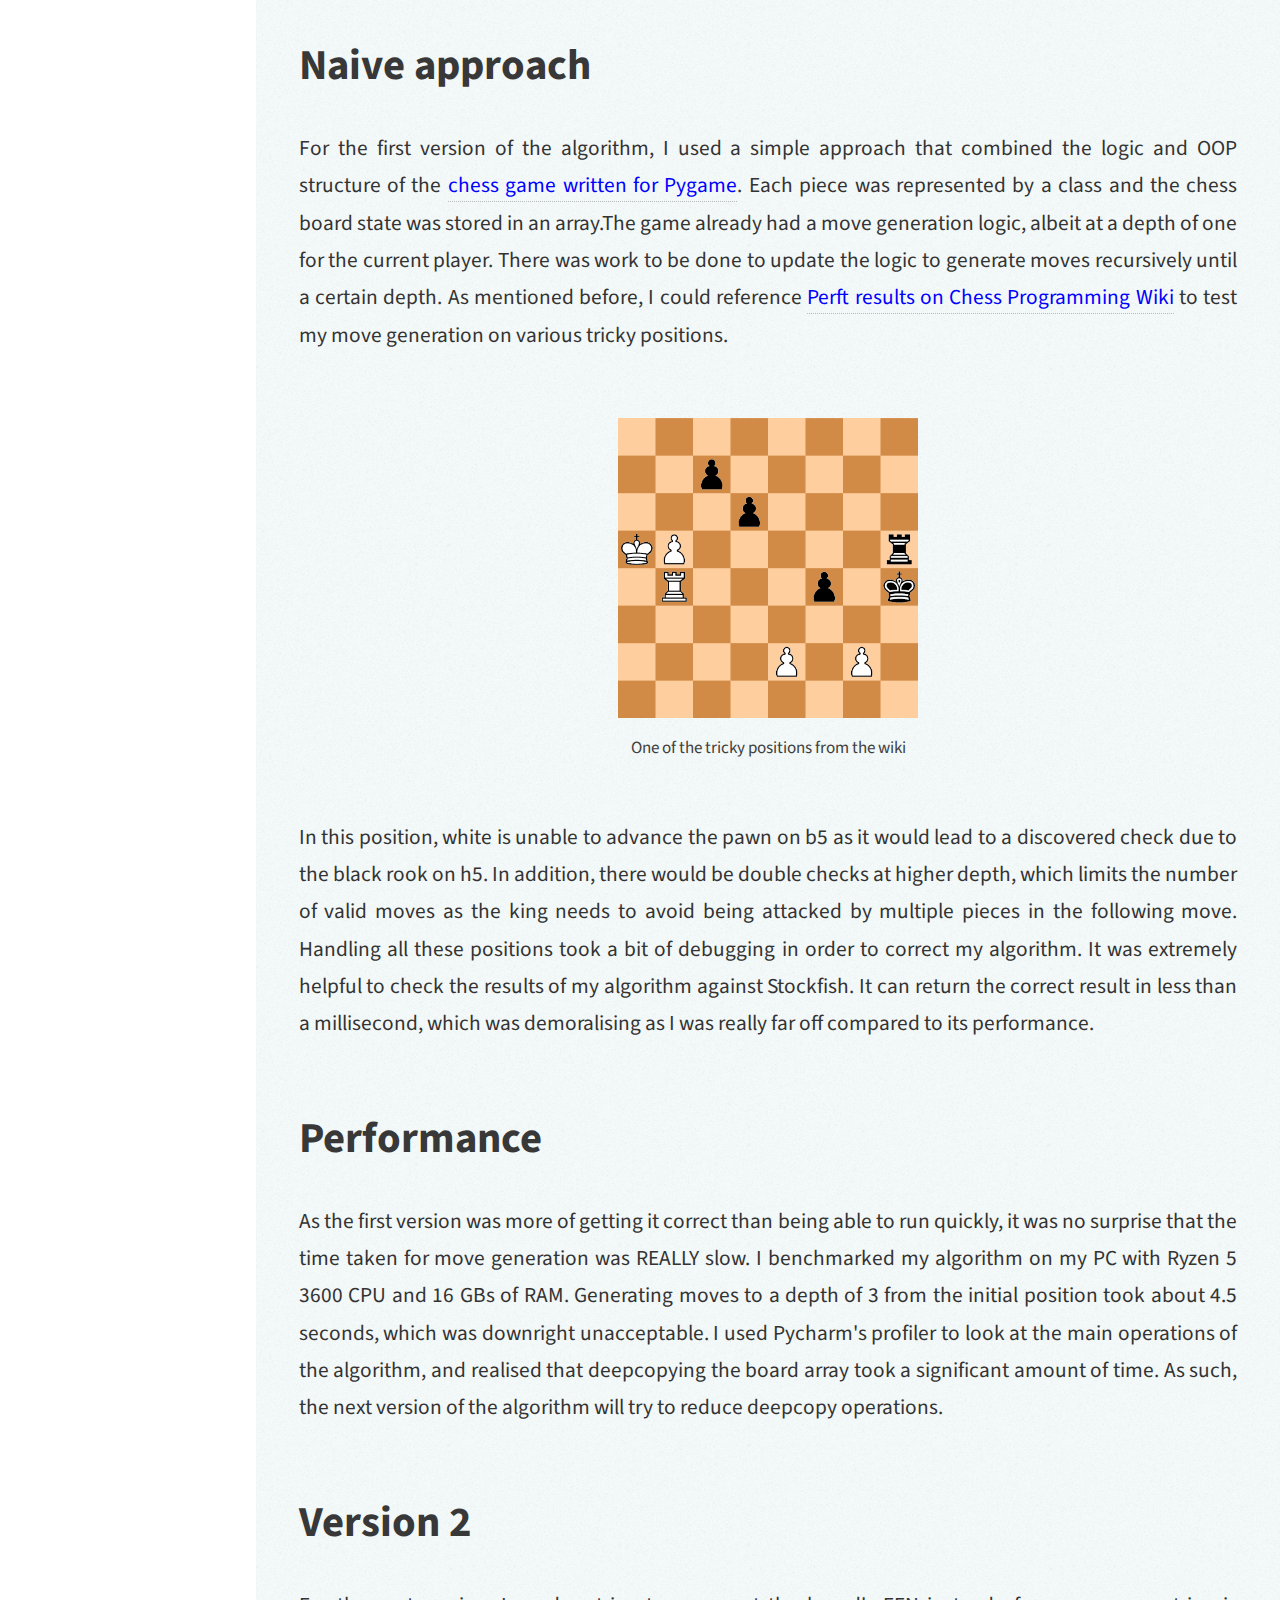
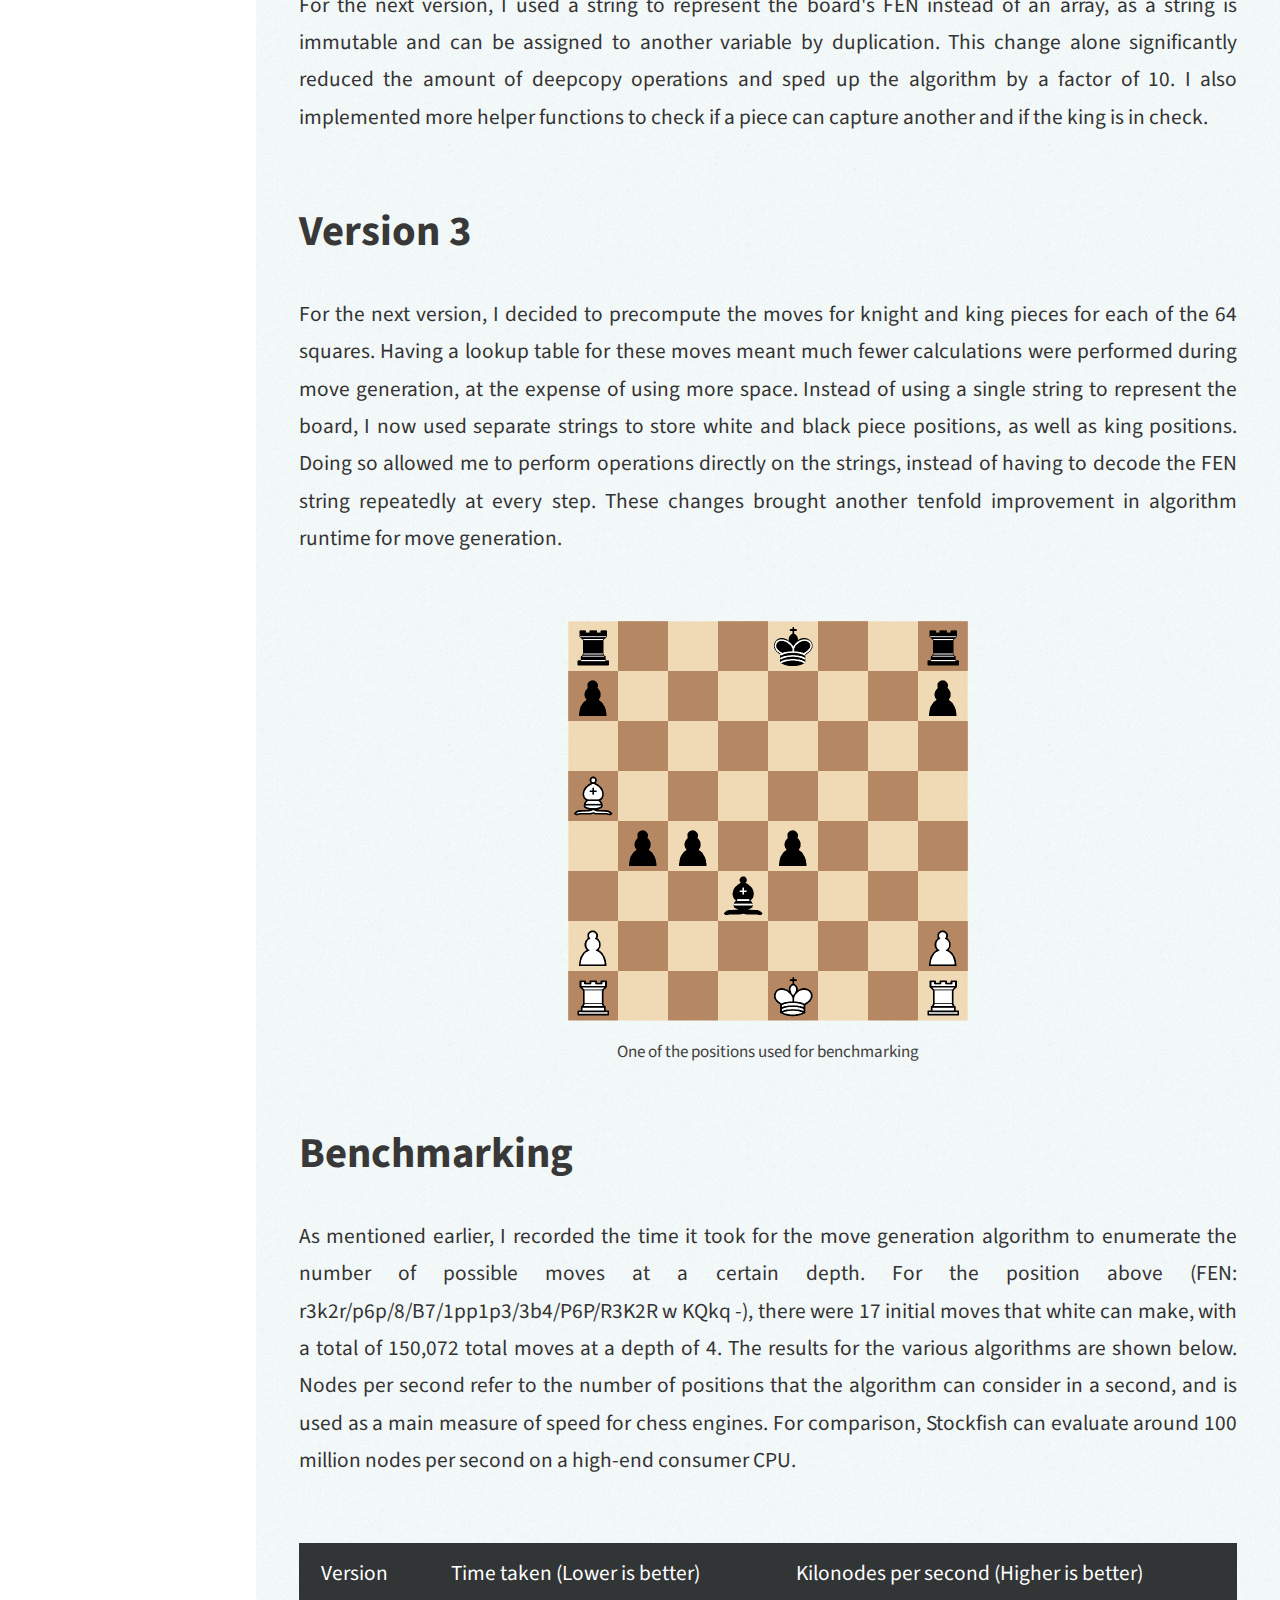
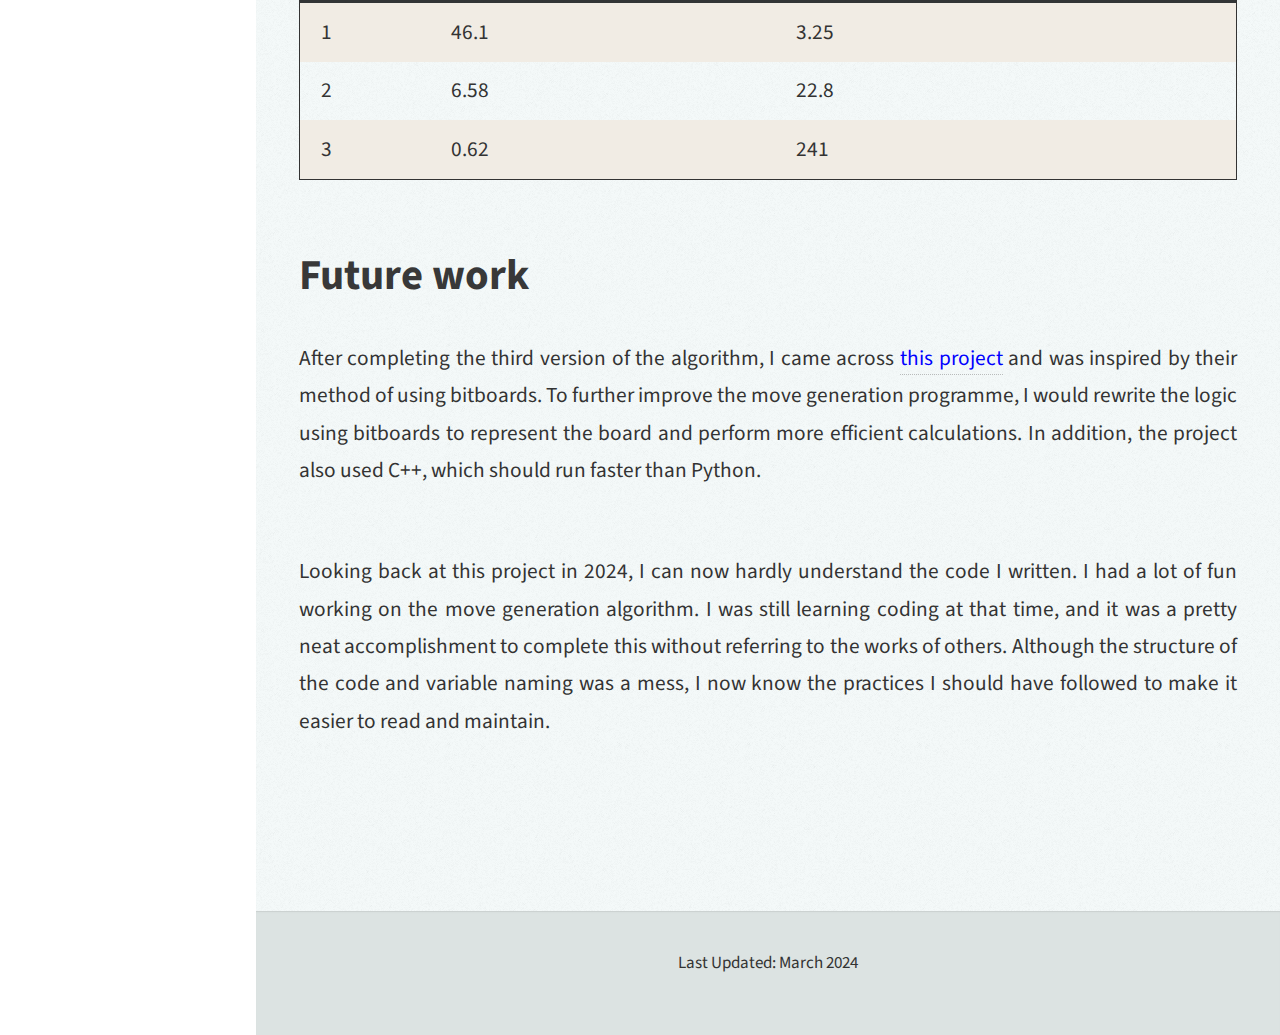
<file: projects/chess2.html>
<!DOCTYPE HTML>
<html>
<head>
    <title>Chess move generation | K Codes</title>
    <meta charset="utf-8" />
    <meta name="viewport" content="width=device-width, initial-scale=1, user-scalable=no" />
    <link rel="stylesheet" href="../assets/css/main.css" />
</head>
<body class="is-preload">

    <!-- Header -->
    <div id="header">
        <div class="top">
            <!-- Logo -->
            <div id="logo">
                <h1 id="title">Kieron Seven Lee</h1>
                <!-- Role -->
                <p id="role"></p>
            </div>

            <!-- Nav -->
            <nav id="nav">
                <ul>
                    <li><a href="../" id="top-link"><span class="icon solid fa-home">Home</span></a></li>
                    <li><a href="../#about" id="about-link"><span class="icon solid fa-user">About me</span></a></li>
                    <li><a href="../#projects" id="projects-link"><span class="icon solid fa-code">My projects</span></a></li>
                    <li><a href="../#blog" id="blog-link"><span class="icon solid fa-rss-square">Blog posts</span></a></li>
                </ul>
            </nav>
        </div>

        <div class="bottom">
            <!-- Social Icons -->
            <ul class="icons">
                <li><a href="https://github.com/Cikguseven" class="icon brands fa-github" target="_blank"><span class="label">Github</span></a></li>
                <li><a href="https://www.linkedin.com/in/kieron7lee" class="icon brands fa-linkedin" target="_blank"><span class="label">Linkedin</span></a></li>
                <li><a href="mailto:kieronsevenlee@gmail.com" class="icon solid fa-envelope" target="_blank"><span class="label">Email</span></a></li>
            </ul>
        </div>
    </div>

    <!-- Main -->
    <div id="main" class="post">

        <!-- Header -->
        <section>
            <div class="row">
                <div class="col-5 col-12-mobile">
                    <article class="postimage">
                        <img src="../images/chess.png" alt="" />
                    </article>
                </div>      
            
                <div class="col-6 col-12-mobile" id="postheader">
                    <h2>Chess move generation</h2>
                    <p>Project to perform move generation in Chess to chosen depth. Initial task to complete in order to build a chess bot.</p>
                    <p><a href="https://github.com/Cikguseven/Chess" target="_blank">Link to repo</a></p>
                    <span class="icon solid fa-calendar-alt"> January 2022</span>
                    <span class="icon regular fa-clock"> 10 min read</span>
                </div>
                
        </section>

        <!-- Article -->
        <section id="article" class="two">
            <div class="container" id="about">
                <h3>Purpose of move generation</h3>

                <p>Move generation is performed in chess bots and engines to determine what moves are available. These moves are then evaluated by the bot or engine to determine the best move to make. In order for chess bots and engines to make a move quickly, move generation must be done quickly as evaluation requires certain amount of time as well. As such, I was trying out various methods to perform move generation is chess to a certain depth. This meant trying out various algorithms to perform move generation accurately. I also compared the optimised versions of the algorithms based on the time required to generate moves from various positions.</p>

                <h3>Defining the task</h3>

                <p>Depth in move generation refers to how many moves ahead by both players we are looking at. In the starting position, move generation at a depth of 1 means we consider all possible moves that White can make, which is 20. A depth of 2 means we consider all of White's moves, and all possible responses by Black. We then return the sum of possible responses by Black to each of White's possible moves, which is 400. This continues until we reach the desired depth.</p>

                <h3>Naive approach</h3>

                <p>For the first version of the algorithm, I used a simple approach that combined the logic and OOP structure of the <a href="chess" target="_blank">chess game written for Pygame</a>. Each piece was represented by a class and the chess board state was stored in an array.The game already had a move generation logic, albeit at a depth of one for the current player. There was work to be done to update the logic to generate moves recursively until a certain depth. As mentioned before, I could reference <a href="https://www.chessprogramming.org/Perft_Results">Perft results on Chess Programming Wiki</a> to test my move generation on various tricky positions.</p>

                <div class="imgdiv">
                    <img src="../images/cpw1.png" width="300vw" height="300vh" >
                    <p class="imgdescription">One of the tricky positions from the wiki</p>
                </div>

                <p>In this position, white is unable to advance the pawn on b5 as it would lead to a discovered check due to the black rook on h5. In addition, there would be double checks at higher depth, which limits the number of valid moves as the king needs to avoid being attacked by multiple pieces in the following move. Handling all these positions took a bit of debugging in order to correct my algorithm. It was extremely helpful to check the results of my algorithm against Stockfish. It can return the correct result in less than a millisecond, which was demoralising as I was really far off compared to its performance.</p>

                <h3>Performance</h3>

                <p>As the first version was more of getting it correct than being able to run quickly, it was no surprise that the time taken for move generation was REALLY slow. I benchmarked my algorithm on my PC with Ryzen 5 3600 CPU and 16 GBs of RAM. Generating moves to a depth of 3 from the initial position took about 4.5 seconds, which was downright unacceptable. I used Pycharm's profiler to look at the main operations of the algorithm, and realised that deepcopying the board array took a significant amount of time. As such, the next version of the algorithm will try to reduce deepcopy operations.</p>

                <h3>Version 2</h3>

                <p>For the next version, I used a string to represent the board's FEN instead of an array, as a string is immutable and can be assigned to another variable by duplication. This change alone significantly reduced the amount of deepcopy operations and sped up the algorithm by a factor of 10. I also implemented more helper functions to check if a piece can capture another and if the king is in check.</p>

                <h3>Version 3</h3>
                <p>For the next version, I decided to precompute the moves for knight and king pieces for each of the 64 squares. Having a lookup table for these moves meant much fewer calculations were performed during move generation, at the expense of using more space. Instead of using a single string to represent the board, I now used separate strings to store white and black piece positions, as well as king positions. Doing so allowed me to perform operations directly on the strings, instead of having to decode the FEN string repeatedly at every step. These changes brought another tenfold improvement in algorithm runtime for move generation. </p>

                <div class="imgdiv">
                    <img src="../images/testpos.PNG" width="400vw" height="400vh" >
                    <p class="imgdescription">One of the positions used for benchmarking</p>
                </div>

                <h3>Benchmarking</h3>
                <p>As mentioned earlier, I recorded the time it took for the move generation algorithm to enumerate the number of possible moves at a certain depth. For the position above (FEN: r3k2r/p6p/8/B7/1pp1p3/3b4/P6P/R3K2R w KQkq -), there were 17 initial moves that white can make, with a total of 150,072 total moves at a depth of 4. The results for the various algorithms are shown below. Nodes per second refer to the number of positions that the algorithm can consider in a second, and is used as a main measure of speed for chess engines. For comparison, Stockfish can evaluate around 100 million nodes per second on a high-end consumer CPU.</p>

                <table>
                    <tr>
                      <th>Version</th>
                      <th>Time taken (Lower is better)</th>
                      <th>Kilonodes per second (Higher is better)</th>
                    </tr>
                    <tr>
                      <td>1</td>
                      <td>46.1</td>
                      <td>3.25</td>
                    </tr>
                    <tr>
                      <td>2</td>
                      <td>6.58</td>
                      <td>22.8</td>
                    </tr>
                    <tr>
                        <td>3</td>
                        <td>0.62</td>
                        <td>241</td>
                      </tr>
                  </table> 



                <h3>Future work</h3>
                <p>After completing the third version of the algorithm, I came across <a href="https://www.codeproject.com/Articles/5313417/Worlds-Fastest-Bitboard-Chess-Movegenerator">this project</a> and was inspired by their method of using bitboards. To further improve the move generation programme, I would rewrite the logic using bitboards to represent the board and perform more efficient calculations. In addition, the project also used C++, which should run faster than Python.</p>
                
                <p>Looking back at this project in 2024, I can now hardly understand the code I written. I had a lot of fun working on the move generation algorithm. I was still learning coding at that time, and it was a pretty neat accomplishment to complete this without referring to the works of others. Although the structure of the code and variable naming was a mess, I now know the practices I should have followed to make it easier to read and maintain.</p>
            </div>
        </section>
    </div>

    <!-- Footer -->
    <div id="footer">

        <!-- Last Updated -->
        <p id="updated"></p>

    </div>

    <!-- Scripts -->
    <script src="../assets/js/jquery.min.js"></script>
    <script src="../assets/js/jquery.scrolly.min.js"></script>
    <script src="../assets/js/jquery.scrollex.min.js"></script>
    <script src="../assets/js/browser.min.js"></script>
    <script src="../assets/js/breakpoints.min.js"></script>
    <script src="../assets/js/util.js"></script>
    <script src="../assets/js/main.js"></script>
    <script src="../assets/js/common.js"></script>

</body>
</html>
</file>
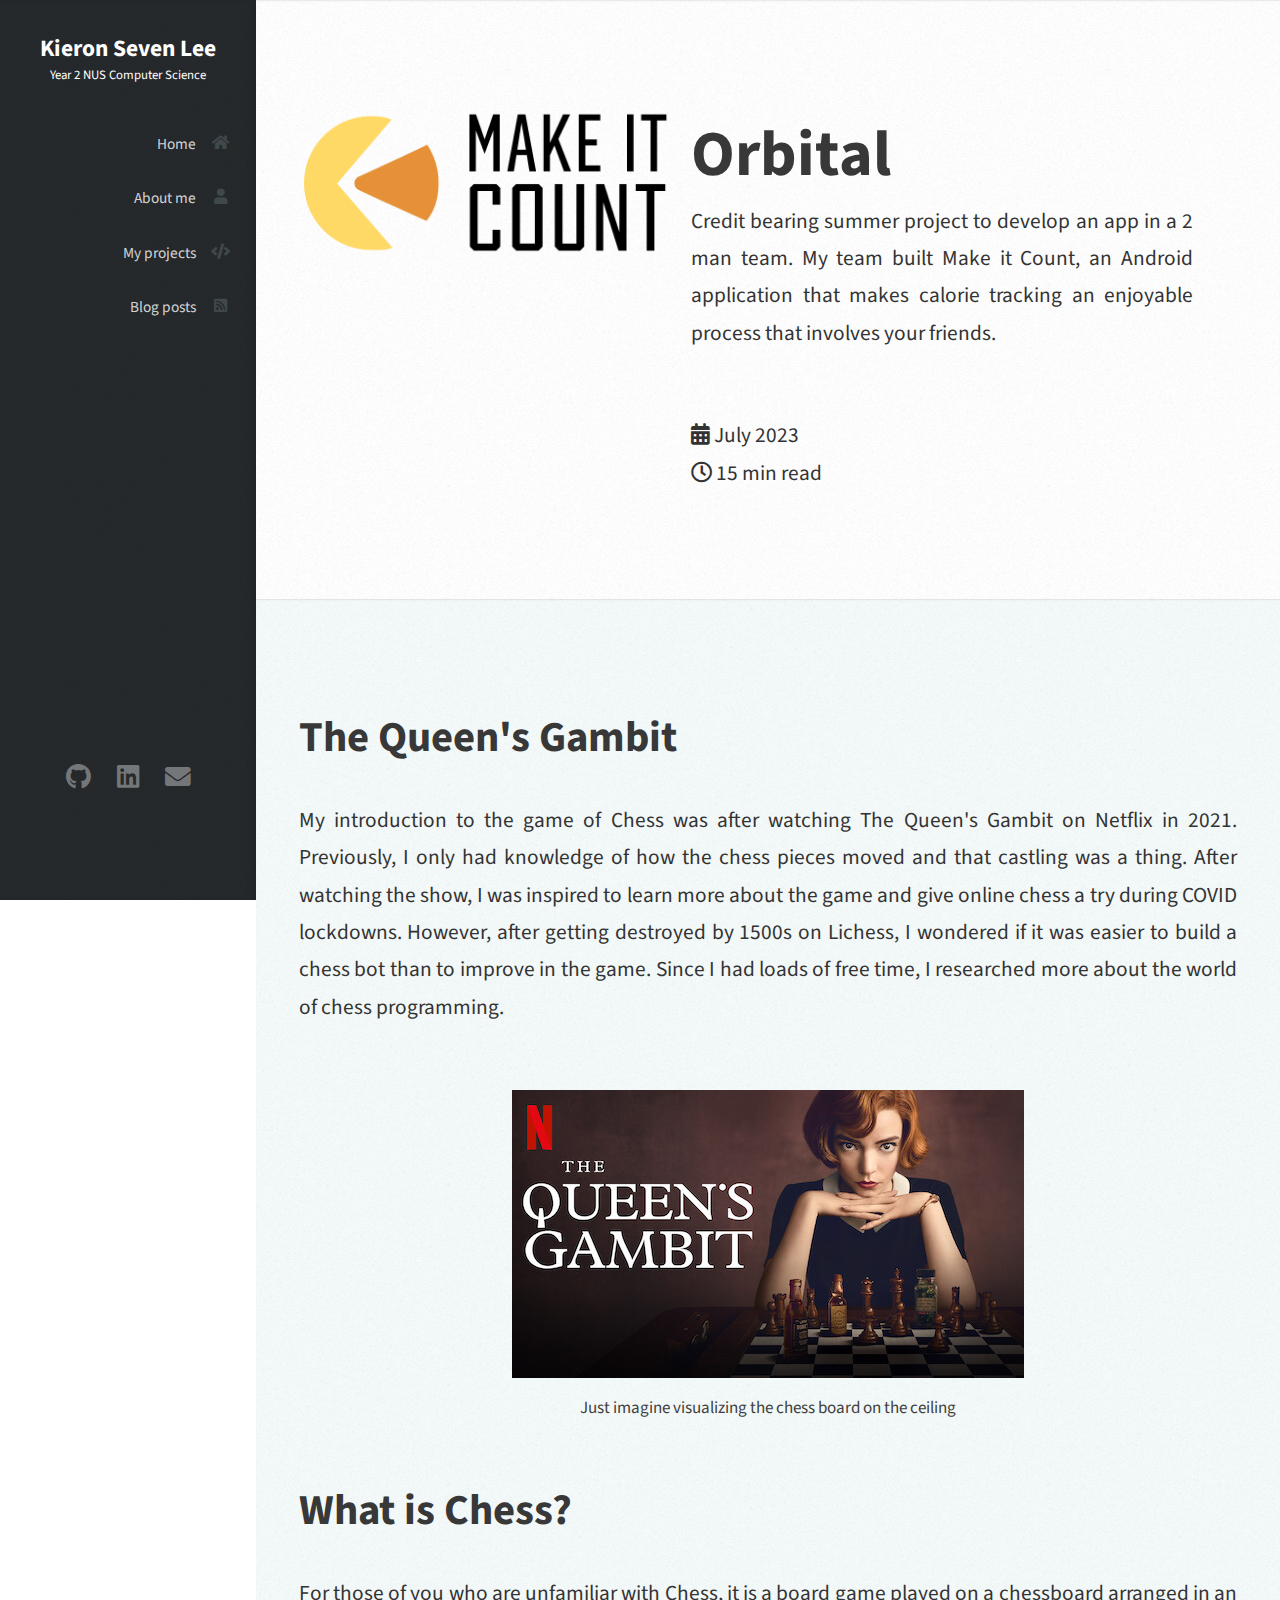
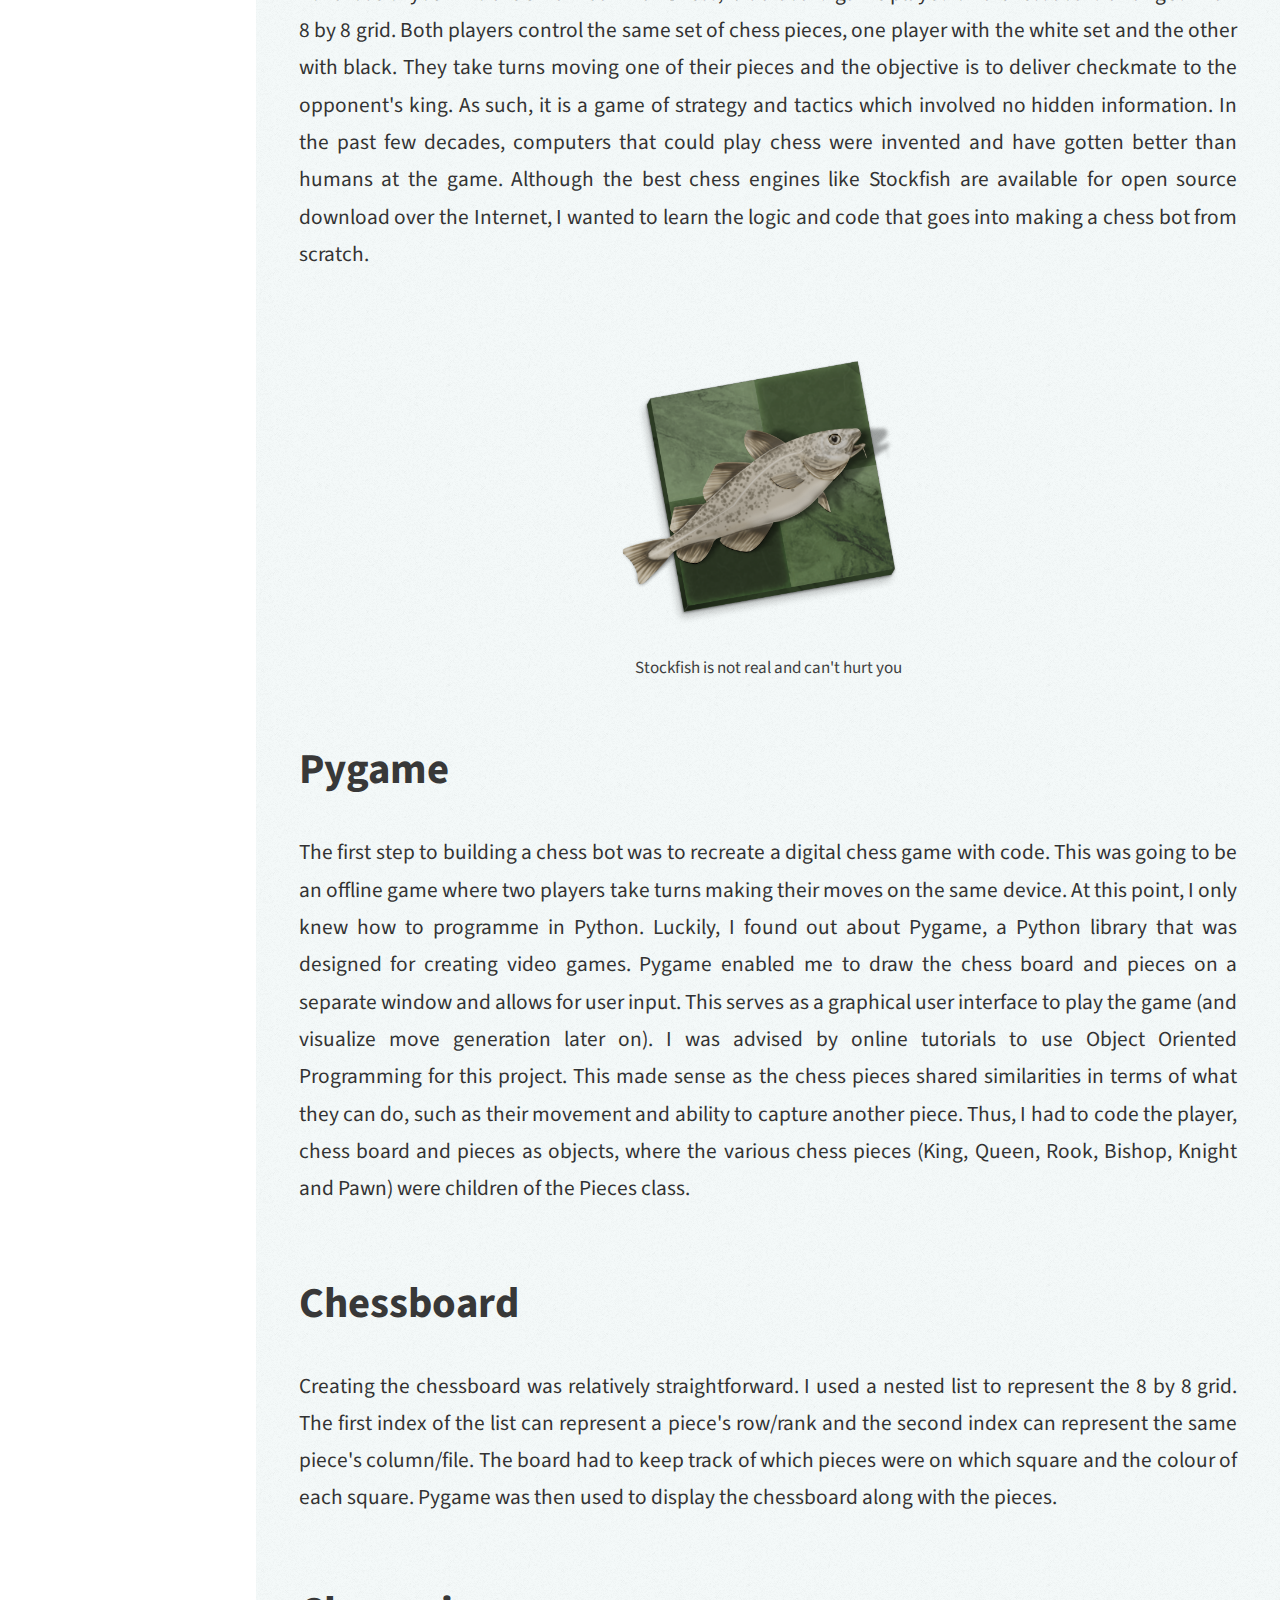
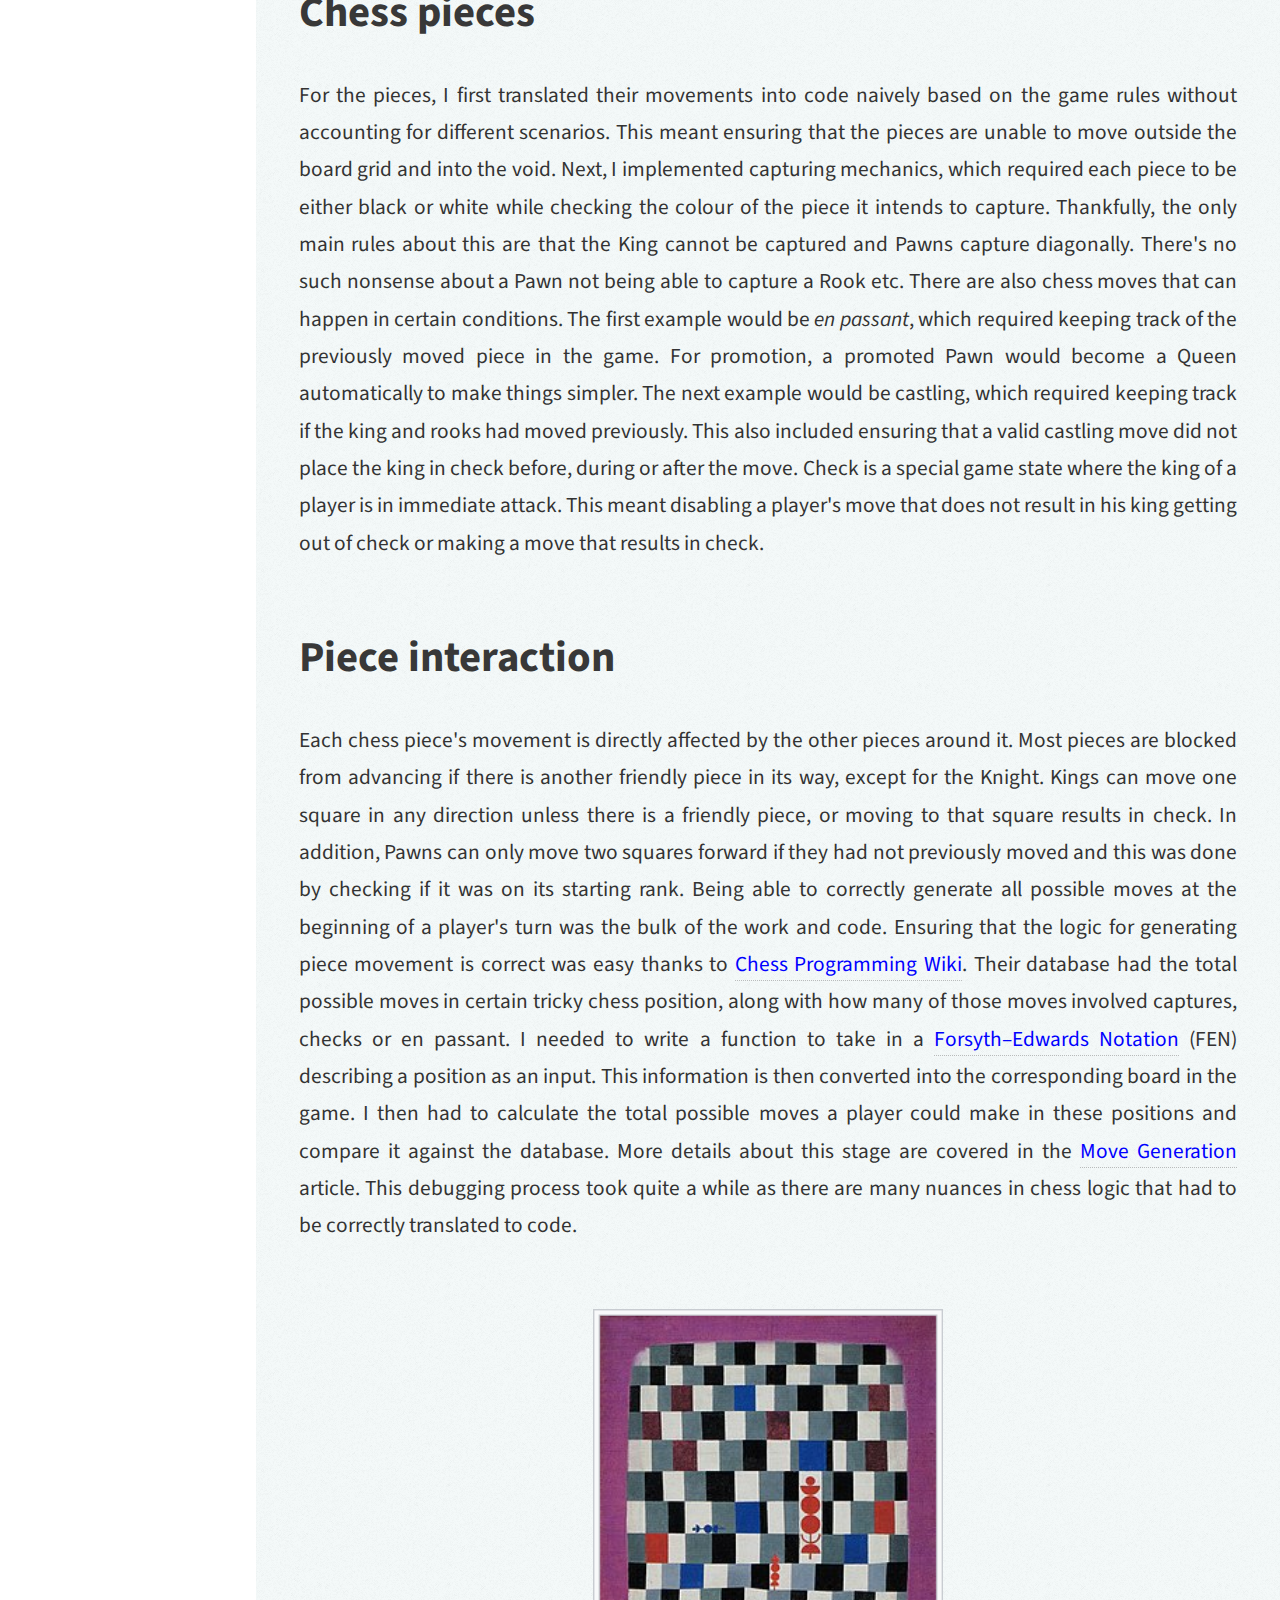
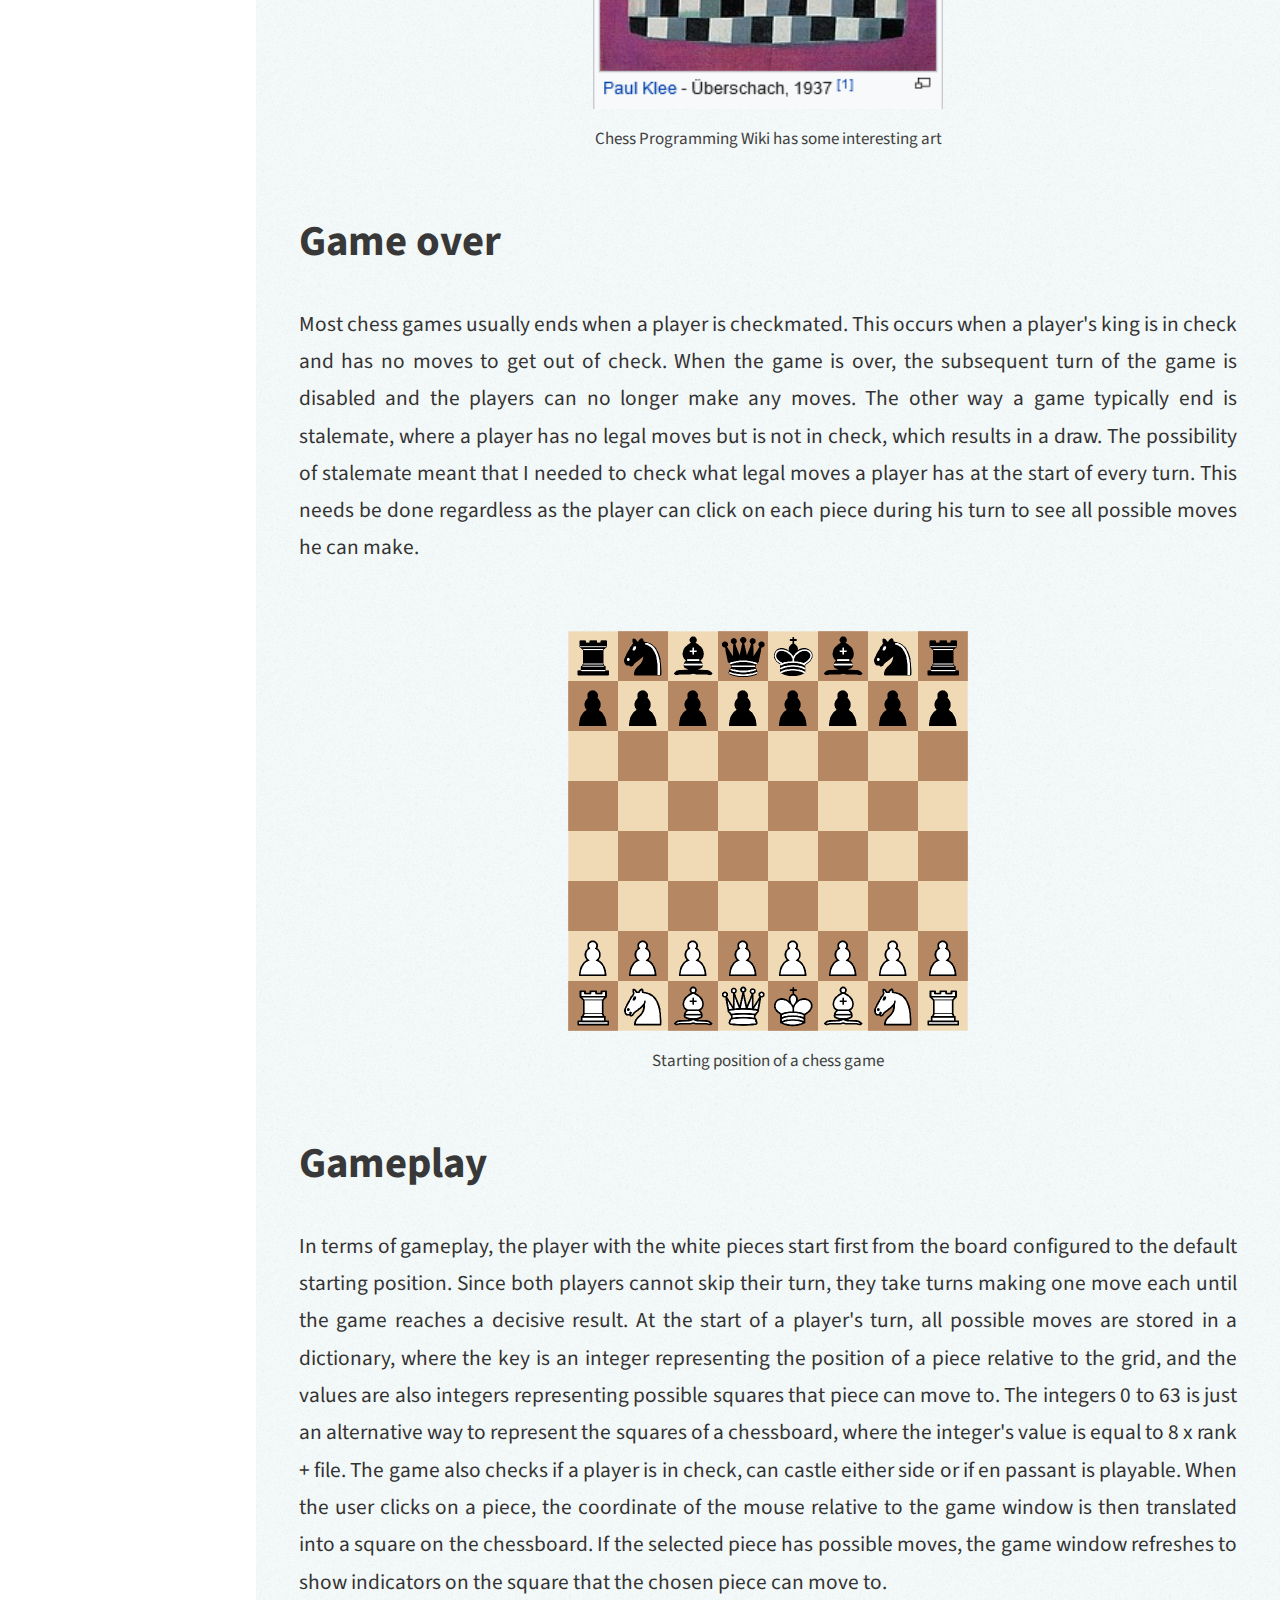
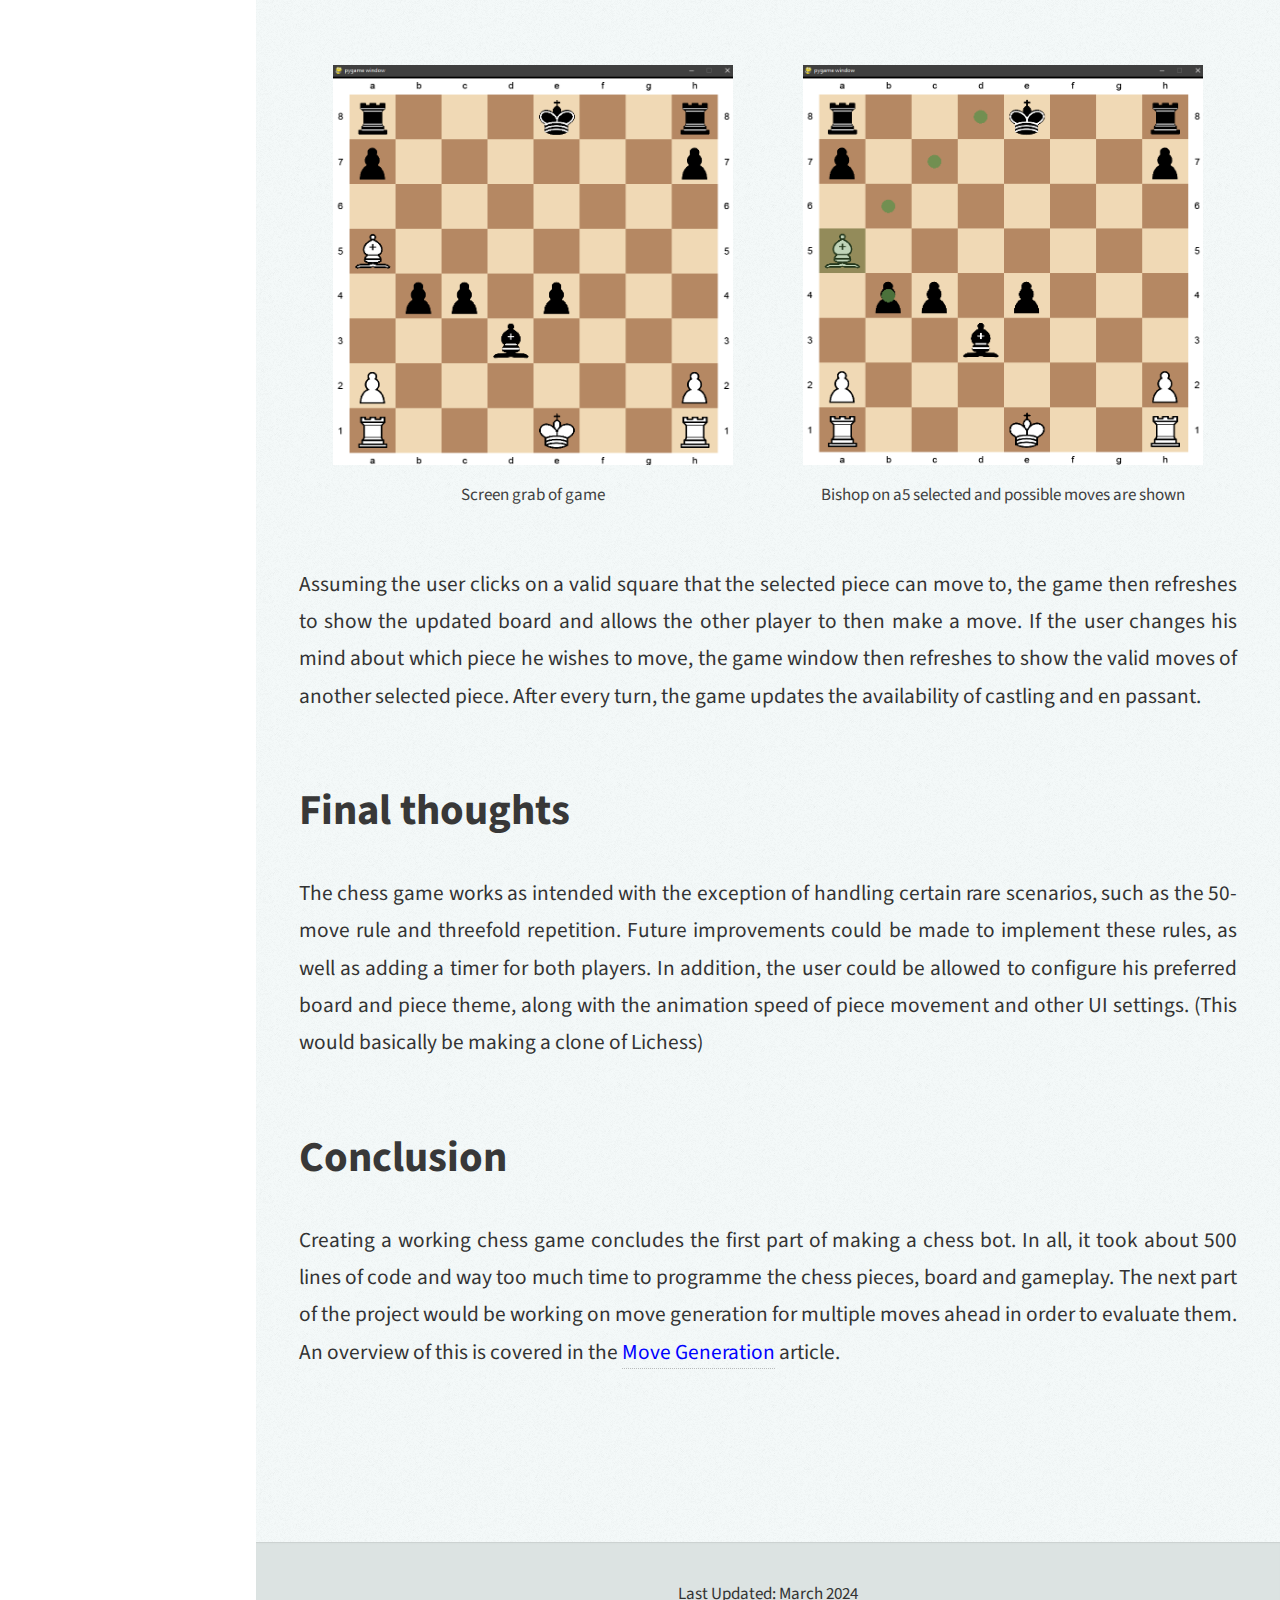
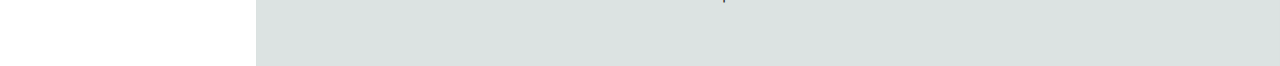
<file: projects/orbital.html>
<!DOCTYPE HTML>
<html>
<head>
    <title>Orbital | K Codes</title>
    <meta charset="utf-8" />
    <meta name="viewport" content="width=device-width, initial-scale=1, user-scalable=no" />
    <link rel="stylesheet" href="../assets/css/main.css" />
</head>
<body class="is-preload">

    <!-- Header -->
    <div id="header">
        <div class="top">
            <!-- Logo -->
            <div id="logo">
                <h1 id="title">Kieron Seven Lee</h1>
                <!-- Role -->
                <p id ="role"></p>
            </div>

            <!-- Nav -->
            <nav id="nav">
                <ul>
                    <li><a href="../" id="top-link"><span class="icon solid fa-home">Home</span></a></li>
                    <li><a href="../#about" id="about-link"><span class="icon solid fa-user">About me</span></a></li>
                    <li><a href="../#projects" id="projects-link"><span class="icon solid fa-code">My projects</span></a></li>
                    <li><a href="../#blog" id="blog-link"><span class="icon solid fa-rss-square">Blog posts</span></a></li>
                </ul>
            </nav>
        </div>

        <div class="bottom">
            <!-- Social Icons -->
            <ul class="icons">
                <li><a href="https://github.com/Cikguseven" class="icon brands fa-github" target="_blank"><span class="label">Github</span></a></li>
                <li><a href="https://www.linkedin.com/in/kieron7lee" class="icon brands fa-linkedin" target="_blank"><span class="label">Linkedin</span></a></li>
                <li><a href="mailto:kieronsevenlee@gmail.com" class="icon solid fa-envelope" target="_blank"><span class="label">Email</span></a></li>
            </ul>
        </div>
    </div>

    <!-- Main -->
    <div id="main" class="post">

        <!-- Header -->
        <section>
            <div class="row">
                <div class="col-5 col-12-mobile">
                    <article class="postimage">
                        <img src="../images/orbital.png" alt="" />
                    </article>
                </div>      
            
                <div class="col-6 col-12-mobile" id="postheader">
                    <h2>Orbital</h2>
                    <p>Credit bearing summer project to develop an app in a 2 man team. My team built Make it Count, an Android application that makes calorie tracking an enjoyable process that involves your friends.</p>
                    <span class="icon solid fa-calendar-alt"> July 2023</span>
                    <span class="icon regular fa-clock"> 15 min read</span>
                </div>
                
        </section>

        <!-- Article -->
        <section id="article" class="two">
            <div class="container" id="about">
                <h3>The Queen's Gambit</h3>

                <p>My introduction to the game of Chess was after watching The Queen's Gambit on Netflix in 2021. Previously, I only had knowledge of how the chess pieces moved and that castling was a thing. After watching the show, I was inspired to learn more about the game and give online chess a try during COVID lockdowns. However, after getting destroyed by 1500s on Lichess, I wondered if it was easier to build a chess bot than to improve in the game. Since I had loads of free time, I researched more about the world of chess programming.</p>

                <div class="imgdiv">
                    <img src="../images/qg.jpg">
                    <p class="imgdescription">Just imagine visualizing the chess board on the ceiling</p>
                </div>

                <h3>What is Chess?</h3>

                <p> For those of you who are unfamiliar with Chess, it is a board game played on a chessboard arranged in an 8 by 8 grid. Both players control the same set of chess pieces, one player with the white set and the other with black. They take turns moving one of their pieces and the objective is to deliver checkmate to the opponent's king. As such, it is a game of strategy and tactics which involved no hidden information. In the past few decades, computers that could play chess were invented and have gotten better than humans at the game. Although the best chess engines like Stockfish are available for open source download over the Internet, I wanted to learn the logic and code that goes into making a chess bot from scratch.</p>

                <div class="imgdiv">
                    <img src="../images/sf.png" width="300vw" height="300vh" >
                    <p class="imgdescription">Stockfish is not real and can't hurt you</p>
                </div>


                <h3>Pygame</h3>

                <p>The first step to building a chess bot was to recreate a digital chess game with code. This was going to be an offline game where two players take turns making their moves on the same device. At this point, I only knew how to programme in Python. Luckily, I found out about Pygame, a Python library that was designed for creating video games. Pygame enabled me to draw the chess board and pieces on a separate window and allows for user input. This serves as a graphical user interface to play the game (and visualize move generation later on). I was advised by online tutorials to use Object Oriented Programming for this project. This made sense as the chess pieces shared similarities in terms of what they can do, such as their movement and ability to capture another piece. Thus, I had to code the player, chess board and pieces as objects, where the various chess pieces (King, Queen, Rook, Bishop, Knight and Pawn) were children of the Pieces class.</p>

                <h3>Chessboard</h3>

                <p>Creating the chessboard was relatively straightforward. I used a nested list to represent the 8 by 8 grid. The first index of the list can represent a piece's row/rank and the second index can represent the same piece's column/file. The board had to keep track of which pieces were on which square and the colour of each square. Pygame was then used to display the chessboard along with the pieces.</p>

                <h3>Chess pieces</h3>

                <p>For the pieces, I first translated their movements into code naively based on the game rules without accounting for different scenarios. This meant ensuring that the pieces are unable to move outside the board grid and into the void. Next, I implemented capturing mechanics, which required each piece to be either black or white while checking the colour of the piece it intends to capture. Thankfully, the only main rules about this are that the King cannot be captured and Pawns capture diagonally. There's no such nonsense about a Pawn not being able to capture a Rook etc. There are also chess moves that can happen in certain conditions. The first example would be <i>en passant</i>, which required keeping track of the previously moved piece in the game. For promotion, a promoted Pawn would become a Queen automatically to make things simpler. The next example would be castling, which required keeping track if the king and rooks had moved previously. This also included ensuring that a valid castling move did not place the king in check before, during or after the move. Check is a special game state where the king of a player is in immediate attack. This meant disabling a player's move that does not result in his king getting out of check or making a move that results in check.</p>

                <h3>Piece interaction</h3>
                <p>Each chess piece's movement is directly affected by the other pieces around it. Most pieces are blocked from advancing if there is another friendly piece in its way, except for the Knight. Kings can move one square in any direction unless there is a friendly piece, or moving to that square results in check. In addition, Pawns can only move two squares forward if they had not previously moved and this was done by checking if it was on its starting rank. Being able to correctly generate all possible moves at the beginning of a player's turn was the bulk of the work and code. Ensuring that the logic for generating piece movement is correct was easy thanks to <a href="https://www.chessprogramming.org/Perft_Results" target="_blank">Chess Programming Wiki</a>. Their database had the total possible moves in certain tricky chess position, along with how many of those moves involved captures, checks or en passant. I needed to write a function to take in a <a href="https://en.wikipedia.org/wiki/Forsyth%E2%80%93Edwards_Notation" target="_blank">Forsyth–Edwards Notation</a> (FEN) describing a position as an input. This information is then converted into the corresponding board in the game. I then had to calculate the total possible moves a player could make in these positions and compare it against the database. More details about this stage are covered in the <a href="chess2" target="_blank">Move Generation</a> article. This debugging process took quite a while as there are many nuances in chess logic that had to be correctly translated to code.</p>

                <div class="imgdiv">
                    <img src="../images/cpw.png" width="350vw" height="400vh" >
                    <p class="imgdescription">Chess Programming Wiki has some interesting art</p>
                </div>

                <h3>Game over</h3>
                <p>Most chess games usually ends when a player is checkmated. This occurs when a player's king is in check and has no moves to get out of check. When the game is over, the subsequent turn of the game is disabled and the players can no longer make any moves. The other way a game typically end is stalemate, where a player has no legal moves but is not in check, which results in a draw. The possibility of stalemate meant that I needed to check what legal moves a player has at the start of every turn. This needs be done regardless as the player can click on each piece during his turn to see all possible moves he can make.</p>

                <div class="imgdiv">
                    <img src="../images/chess-start.png" width="400vw" height="400vh" >
                    <p class="imgdescription">Starting position of a chess game</p>
                </div>

                <h3>Gameplay</h3>
                <p>In terms of gameplay, the player with the white pieces start first from the board configured to the default starting position. Since both players cannot skip their turn, they take turns making one move each until the game reaches a decisive result. At the start of a player's turn, all possible moves are stored in a dictionary, where the key is an integer representing the position of a piece relative to the grid, and the values are also integers representing possible squares that piece can move to. The integers 0 to 63 is just an alternative way to represent the squares of a chessboard, where the integer's value is equal to 8 x rank + file. The game also checks if a player is in check, can castle either side or if en passant is playable. When the user clicks on a piece, the coordinate of the mouse relative to the game window is then translated into a square on the chessboard. If the selected piece has possible moves, the game window refreshes to show indicators on the square that the chosen piece can move to.</p>

                <div class="img2div">
                    <img src="../images/pygame.png" width="400vw" height="400vh" >
                    <p class="imgdescription">Screen grab of game</p>
                </div>

                <div class="img2div">
                    <img src="../images/pygame2.png" width="400vw" height="400vh" >
                    <p class="imgdescription">Bishop on a5 selected and possible moves are shown</p>
                </div>

                <p>Assuming the user clicks on a valid square that the selected piece can move to, the game then refreshes to show the updated board and allows the other player to then make a move. If the user changes his mind about which piece he wishes to move, the game window then refreshes to show the valid moves of another selected piece. After every turn, the game updates the availability of castling and en passant.</p>

                <h3>Final thoughts</h3>

                <p>The chess game works as intended with the exception of handling certain rare scenarios, such as the 50-move rule and threefold repetition. Future improvements could be made to implement these rules, as well as adding a timer for both players. In addition, the user could be allowed to configure his preferred board and piece theme, along with the animation speed of piece movement and other UI settings. (This would basically be making a clone of Lichess)

                <h3>Conclusion</h3>

                <p>Creating a working chess game concludes the first part of making a chess bot. In all, it took about 500 lines of code and way too much time to programme the chess pieces, board and gameplay. The next part of the project would be working on move generation for multiple moves ahead in order to evaluate them. An overview of this is covered in the <a href="chess2" target="_blank">Move Generation</a> article.</p>
            </div>
        </section>
    </div>

    <!-- Footer -->
    <div id="footer">

        <!-- Last Updated -->
        <p id="updated"></p>

    </div>

    <!-- Scripts -->
    <script src="../assets/js/jquery.min.js"></script>
    <script src="../assets/js/jquery.scrolly.min.js"></script>
    <script src="../assets/js/jquery.scrollex.min.js"></script>
    <script src="../assets/js/browser.min.js"></script>
    <script src="../assets/js/breakpoints.min.js"></script>
    <script src="../assets/js/util.js"></script>
    <script src="../assets/js/main.js"></script>
    <script src="../assets/js/common.js"></script>

</body>
</html>
</file>
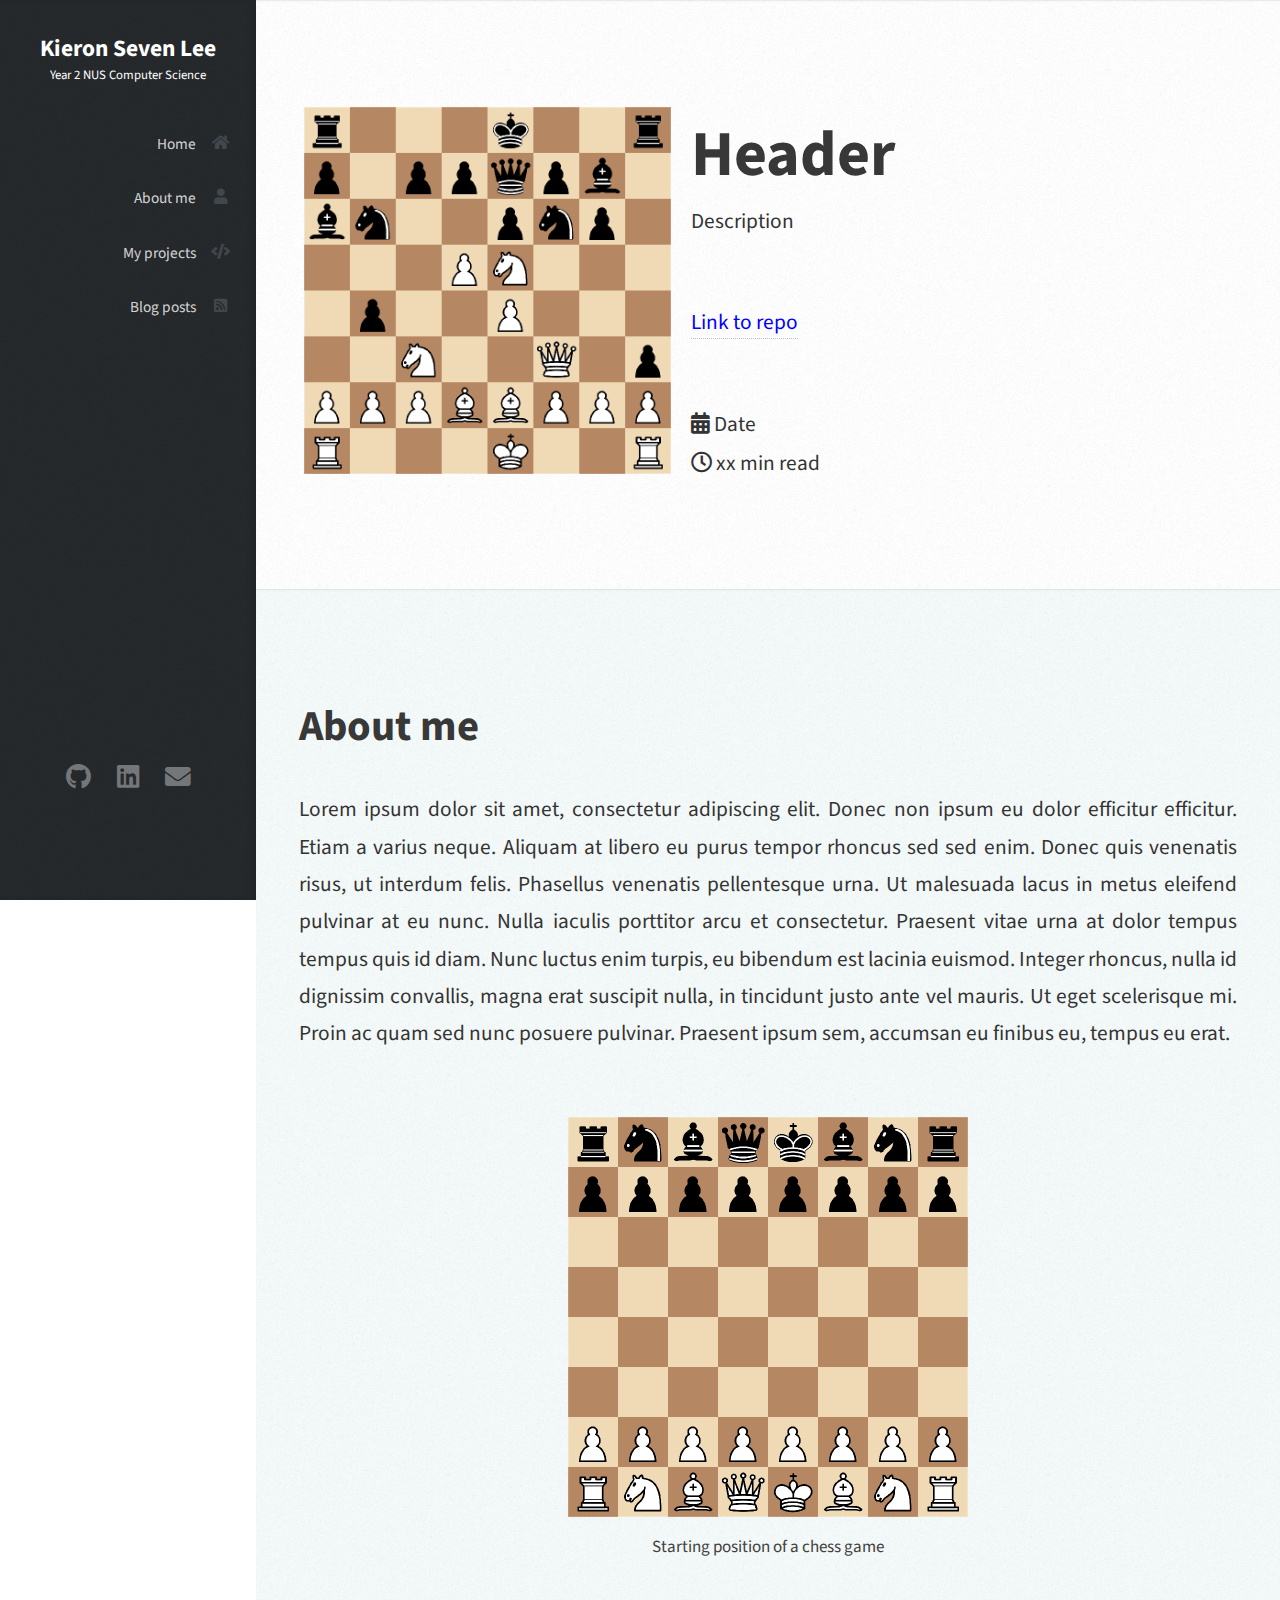
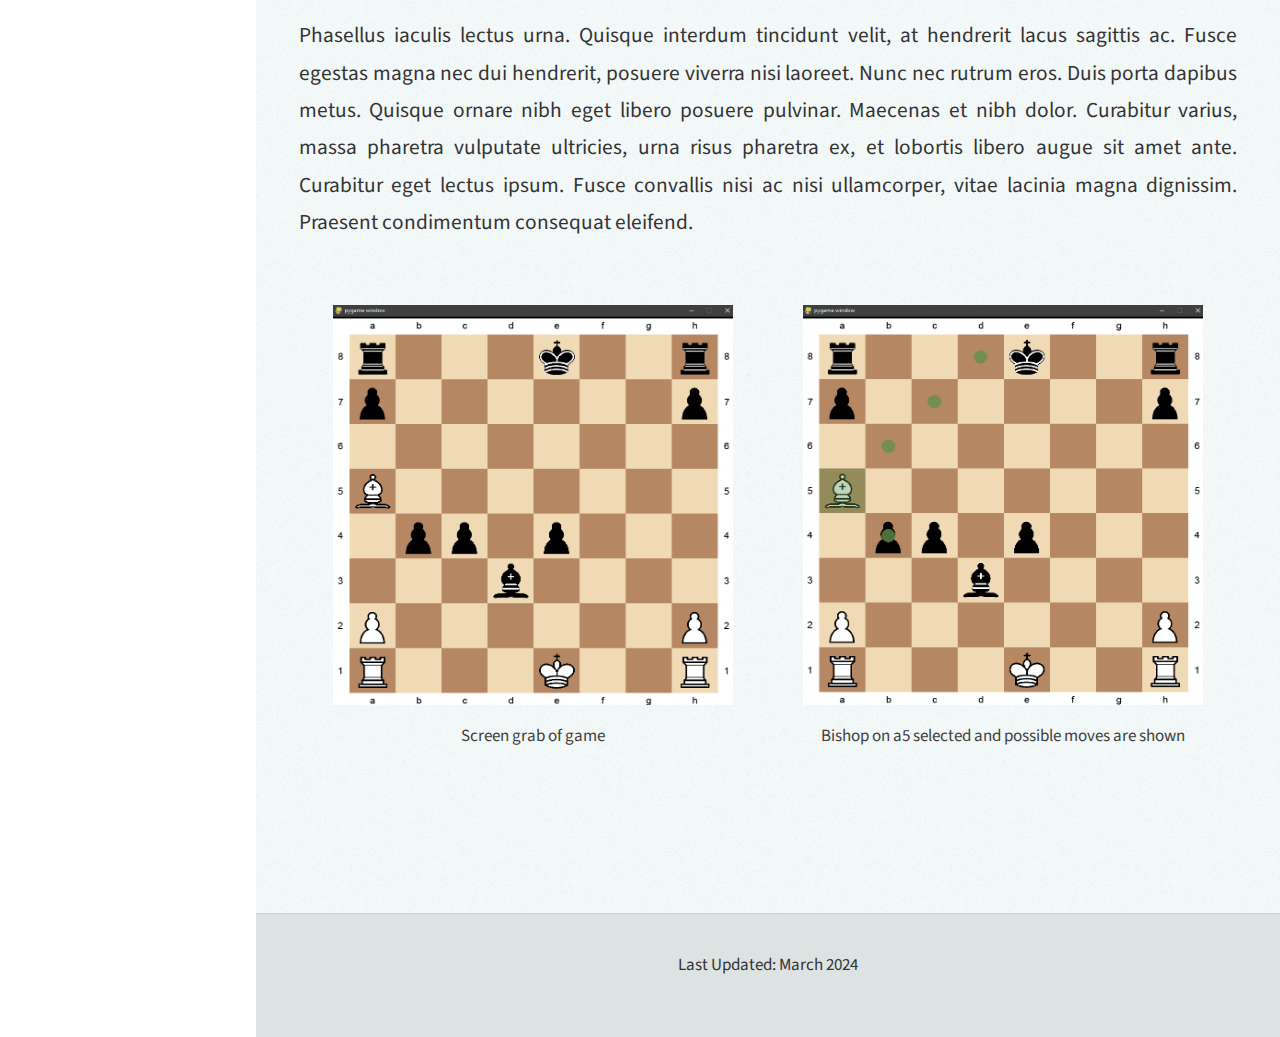
<file: template/template.html>
<!DOCTYPE HTML>
<html>
<head>
    <title>PLACEHOLDER TITLE | K Codes</title>
    <meta charset="utf-8" />
    <meta name="viewport" content="width=device-width, initial-scale=1, user-scalable=no" />
    <link rel="stylesheet" href="../assets/css/main.css" />
</head>
<body class="is-preload">

    <!-- Header -->
    <div id="header">
        <div class="top">
            <!-- Logo -->
            <div id="logo">
                <h1 id="title">Kieron Seven Lee</h1>
                <!-- Role -->
                <p id ="role"></p>
            </div>

            <!-- Nav -->
            <nav id="nav">
                <ul>
                    <li><a href="../" id="top-link"><span class="icon solid fa-home">Home</span></a></li>
                    <li><a href="../#about" id="about-link"><span class="icon solid fa-user">About me</span></a></li>
                    <li><a href="../#projects" id="projects-link"><span class="icon solid fa-code">My projects</span></a></li>
                    <li><a href="../#blog" id="blog-link"><span class="icon solid fa-rss-square">Blog posts</span></a></li>
                </ul>
            </nav>
        </div>

        <div class="bottom">
            <!-- Social Icons -->
            <ul class="icons">
                <li><a href="https://github.com/Cikguseven" class="icon brands fa-github" target="_blank"><span class="label">Github</span></a></li>
                <li><a href="https://www.linkedin.com/in/kieron7lee" class="icon brands fa-linkedin" target="_blank"><span class="label">Linkedin</span></a></li>
                <li><a href="mailto:kieronsevenlee@gmail.com" class="icon solid fa-envelope" target="_blank"><span class="label">Email</span></a></li>
            </ul>
        </div>
    </div>

    <!-- Main -->
    <div id="main" class="post">

        <!-- Header -->
        <section>
            <div class="row">
                <div class="col-5 col-12-mobile">
                    <article class="postimage">
                        <img src="../images/chess.png" alt="" />
                    </article>
                </div>      
            
                <div class="col-6 col-12-mobile" id="postheader">
                    <h2>Header</h2>
                    <p>Description</p>
                    <p><a href="#" target="_blank">Link to repo</a></p>
                    <span class="icon solid fa-calendar-alt"> Date</span>
                    <span class="icon regular fa-clock"> xx min read</span>
                </div>
                
        </section>

        <!-- Article -->
        <section id="article" class="two">
            <div class="container" id="about">
                <h3>About me</h3>

                <p>Lorem ipsum dolor sit amet, consectetur adipiscing elit. Donec non ipsum eu dolor efficitur efficitur. Etiam a varius neque. Aliquam at libero eu purus tempor rhoncus sed sed enim. Donec quis venenatis risus, ut interdum felis. Phasellus venenatis pellentesque urna. Ut malesuada lacus in metus eleifend pulvinar at eu nunc. Nulla iaculis porttitor arcu et consectetur. Praesent vitae urna at dolor tempus tempus quis id diam. Nunc luctus enim turpis, eu bibendum est lacinia euismod. Integer rhoncus, nulla id dignissim convallis, magna erat suscipit nulla, in tincidunt justo ante vel mauris. Ut eget scelerisque mi. Proin ac quam sed nunc posuere pulvinar. Praesent ipsum sem, accumsan eu finibus eu, tempus eu erat.</p>

                <div class="imgdiv">
                    <img src="../images/chess-start.png" width="400vw" height="400vh" >
                    <p class="imgdescription">Starting position of a chess game</p>
                </div>


                <p>Phasellus iaculis lectus urna. Quisque interdum tincidunt velit, at hendrerit lacus sagittis ac. Fusce egestas magna nec dui hendrerit, posuere viverra nisi laoreet. Nunc nec rutrum eros. Duis porta dapibus metus. Quisque ornare nibh eget libero posuere pulvinar. Maecenas et nibh dolor. Curabitur varius, massa pharetra vulputate ultricies, urna risus pharetra ex, et lobortis libero augue sit amet ante. Curabitur eget lectus ipsum. Fusce convallis nisi ac nisi ullamcorper, vitae lacinia magna dignissim. Praesent condimentum consequat eleifend.</p>

                <div class="img2div">
                    <img src="../images/pygame.png" width="400vw" height="400vh" >
                    <p class="imgdescription">Screen grab of game</p>
                </div>

                <div class="img2div">
                    <img src="../images/pygame2.png" width="400vw" height="400vh" >
                    <p class="imgdescription">Bishop on a5 selected and possible moves are shown</p>
                </div>
            </div>
        </section>
    </div>

    <!-- Footer -->
    <div id="footer">

        <!-- Last Updated -->
        <p id="updated"></p>

    </div>

    <!-- Scripts -->
    <script src="../assets/js/jquery.min.js"></script>
    <script src="../assets/js/jquery.scrolly.min.js"></script>
    <script src="../assets/js/jquery.scrollex.min.js"></script>
    <script src="../assets/js/browser.min.js"></script>
    <script src="../assets/js/breakpoints.min.js"></script>
    <script src="../assets/js/util.js"></script>
    <script src="../assets/js/main.js"></script>
    <script src="../assets/js/common.js"></script>

</body>
</html>
</file>
<file: assets/css/main.css>
@import url("fontawesome-all.min.css");
@import url("https://fonts.googleapis.com/css?family=Source+Sans+Pro:300,300italic,400,600");

html, body, div, span, applet, object,
iframe, h1, h2, h3, h4, h5, h6, p, blockquote,
pre, a, abbr, acronym, address, big, cite,
code, del, dfn, em, img, ins, kbd, q, s, samp,
small, strike, strong, sub, sup, tt, var, b,
u, i, center, dl, dt, dd, ol, ul, li, fieldset,
form, label, legend, table, caption, tbody,
tfoot, thead, tr, th, td, article, aside,
canvas, details, embed, figure, figcaption,
footer, header, hgroup, menu, nav, output, ruby,
section, summary, time, mark, audio, video {
	margin: 0;
	padding: 0;
	border: 0;
	font-size: 100%;
	font: inherit;
	vertical-align: baseline;}

article, aside, details, figcaption, figure,
footer, header, hgroup, menu, nav, section {
	display: block;}

body {
	line-height: 1;
}

ol, ul {
	list-style: none;
}

blockquote, q {
	quotes: none;
}

	blockquote:before, blockquote:after, q:before, q:after {
		content: '';
		content: none;
	}

table {
	border-collapse: collapse;
	border-spacing: 0;
}

body {
	-webkit-text-size-adjust: none;
}

mark {
	background-color: transparent;
	color: inherit;
}

input::-moz-focus-inner {
	border: 0;
	padding: 0;
}

input, select, textarea {
	-moz-appearance: none;
	-webkit-appearance: none;
	-ms-appearance: none;
	appearance: none;
}

/* Basic */

	html {
		box-sizing: border-box;
	}

	*, *:before, *:after {
		box-sizing: inherit;
	}

	body {
		background: #fff;
		font-family: 'Source Sans Pro', sans-serif;
		font-size: 19pt;
		font-weight: 100;
		line-height: 1.75em;
		color: #333;
	}

		body.is-preload *, body.is-preload *:before, body.is-preload *:after {
			-moz-animation: none !important;
			-webkit-animation: none !important;
			-ms-animation: none !important;
			animation: none !important;
			-moz-transition: none !important;
			-webkit-transition: none !important;
			-ms-transition: none !important;
			transition: none !important;
		}

	input, textarea, select {
		font-family: 'Source Sans Pro', sans-serif;
		font-size: 19pt;
		font-weight: 300;
		line-height: 1.75em;
		color: #888;
	}

	h1, h2, h3, h4, h5, h6 {
		font-weight: 700;
		color: #383838;
		line-height: 1.5em;
	}

	h1 {
		font-size: 4em;
	}

	h2 {
		font-size: 3em;
	}

	h3 {
		font-size: 2em;
	}

	h4 {
		font-size: 1.5em;
	}

	h5 {
		font-size: 1.25em;
	}

	h1 a, h2 a, h3 a, h4 a, h5 a, h6 a {
		color: inherit;
		text-decoration: none;
	}

		h1 a strong, h2 a strong, h3 a strong, h4 a strong, h5 a strong, h6 a strong {
			color: #333;
		}


		h2.alt {
			font-family: 'Helvetica', sans-serif;
			color: #888;
		}

			h2.alt strong {
				color: #666;
			}

	header {
		margin: 0 0 2em 0;
	}

		header > p {
			margin: 1em 0 0 0;
		}

	footer {
		margin: 2em 0 0 0;
	}

	strong, b {
		font-weight: 400;
		color: #666;
	}

	em, i {
		font-style: italic;
	}

	a {
		text-decoration: none;
		color: inherit;
		border-bottom: dotted 1px rgba(128, 128, 128, 0.5);
		-moz-transition: color 0.35s ease-in-out, border-bottom-color 0.35s ease-in-out;
		-webkit-transition: color 0.35s ease-in-out, border-bottom-color 0.35s ease-in-out;
		-ms-transition: color 0.35s ease-in-out, border-bottom-color 0.35s ease-in-out;
		transition: color 0.35s ease-in-out, border-bottom-color 0.35s ease-in-out;
		outline: 0;
	}

		a:hover {
			color: #E27689;
			border-bottom-color: rgba(255, 255, 255, 0);
		}

	sub {
		position: relative;
		top: 0.5em;
		font-size: 0.8em;
	}

	sup {
		position: relative;
		top: -0.5em;
		font-size: 0.8em;
	}

	hr {
		border: 0;
		border-top: solid 1px #ddd;
	}

	blockquote {
		border-left: solid 0.5em #ddd;
		padding: 1em 0 1em 2em;
		font-style: italic;
	}

	p, ul, ol, dl, table {
		font-weight: 400;
		margin-bottom: 3em;
	}

	br.clear {
		clear: both;
	}

	#donut {
		font-size: 0.875rem;
		background-color:#000;
		color:#fff;
		font-family: Source Code Pro, Consolas, monospace;
		padding: 1.125em;
		line-height: 1.11;
		overflow-x: scroll;
		margin-bottom: 0.88em;
	}

	.donut {
		margin: 0 auto;
		max-width: 50%;
	}

/* Container */

	.container {
		margin: 0 auto;
		max-width: 100%;
		width: 1400px;
	}

		@media screen and (min-width: 961px) and (max-width: 1880px) {

			.container {
				width: 1200px;
			}

		}

		@media screen and (min-width: 961px) and (max-width: 1620px) {

			.container {
				width: 960px;
			}

		}

		@media screen and (min-width: 961px) and (max-width: 1320px) {

			.container {
				width: 100%;
			}

		}

		@media screen and (max-width: 960px) {

			.container {
				width: 100%;
			}

		}

		@media screen and (max-width: 736px) {

			.container {
				width: 100%;
			}

		}

/* Row */

	.row {
		display: flex;
		flex-wrap: wrap;
		box-sizing: border-box;
		align-items: stretch;
	}

		.row > * {
			box-sizing: border-box;
		}

		.row.gtr-uniform > * > :last-child {
			margin-bottom: 0;
		}

		.row.aln-left {
			justify-content: flex-start;
		}

		.row.aln-center {
			justify-content: center;
		}

		.row.aln-right {
			justify-content: flex-end;
		}

		.row.aln-top {
			align-items: flex-start;
		}

		.row.aln-middle {
			align-items: center;
		}

		.row.aln-bottom {
			align-items: flex-end;
		}

		.row > .imp {
			order: -1;
		}

		.row > .col-1 {
			width: 8.33333%;
		}

		.row > .off-1 {
			margin-left: 8.33333%;
		}

		.row > .col-2 {
			width: 16.66667%;
		}

		.row > .off-2 {
			margin-left: 16.66667%;
		}

		.row > .col-3 {
			width: 25%;
		}

		.row > .off-3 {
			margin-left: 25%;
		}

		.row > .col-4 {
			width: 33.33333%;
		}

		.row > .off-4 {
			margin-left: 33.33333%;
		}

		.row > .col-5 {
			width: 41.66667%;
		}

		.row > .off-5 {
			margin-left: 41.66667%;
		}

		.row > .col-6 {
			width: 50%;
		}

		.row > .off-6 {
			margin-left: 50%;
		}

		.row > .col-7 {
			width: 58.33333%;
		}

		.row > .off-7 {
			margin-left: 58.33333%;
		}

		.row > .col-8 {
			width: 66.66667%;
		}

		.row > .off-8 {
			margin-left: 66.66667%;
		}

		.row > .col-9 {
			width: 75%;
		}

		.row > .off-9 {
			margin-left: 75%;
		}

		.row > .col-10 {
			width: 83.33333%;
		}

		.row > .off-10 {
			margin-left: 83.33333%;
		}

		.row > .col-11 {
			width: 91.66667%;
		}

		.row > .off-11 {
			margin-left: 91.66667%;
		}

		.row > .col-12 {
			width: 100%;
		}

		.row > .off-12 {
			margin-left: 100%;
		}

		.row.gtr-0 {
			margin-top: 0px;
			margin-left: 0px;
		}

			.row.gtr-0 > * {
				padding: 0px 0 0 0px;
			}

			.row.gtr-0.gtr-uniform {
				margin-top: 0px;
			}

				.row.gtr-0.gtr-uniform > * {
					padding-top: 0px;
				}

		.row.gtr-25 {
			margin-top: -10px;
			margin-left: -10px;
		}

			.row.gtr-25 > * {
				padding: 10px 0 0 10px;
			}

			.row.gtr-25.gtr-uniform {
				margin-top: -10px;
			}

				.row.gtr-25.gtr-uniform > * {
					padding-top: 10px;
				}

		.row.gtr-50 {
			margin-top: -20px;
			margin-left: -20px;
		}

			.row.gtr-50 > * {
				padding: 20px 0 0 20px;
			}

			.row.gtr-50.gtr-uniform {
				margin-top: -20px;
			}

				.row.gtr-50.gtr-uniform > * {
					padding-top: 20px;
				}

		.row {
			margin-top: -40px;
			margin-left: -40px;
		}

			.row > * {
				padding: 40px 0 0 40px;
			}

			.row.gtr-uniform {
				margin-top: -40px;
			}

				.row.gtr-uniform > * {
					padding-top: 40px;
				}

		.row.gtr-150 {
			margin-top: -60px;
			margin-left: -60px;
		}

			.row.gtr-150 > * {
				padding: 60px 0 0 60px;
			}

			.row.gtr-150.gtr-uniform {
				margin-top: -60px;
			}

				.row.gtr-150.gtr-uniform > * {
					padding-top: 60px;
				}

		.row.gtr-200 {
			margin-top: -80px;
			margin-left: -80px;
		}

			.row.gtr-200 > * {
				padding: 80px 0 0 80px;
			}

			.row.gtr-200.gtr-uniform {
				margin-top: -80px;
			}

				.row.gtr-200.gtr-uniform > * {
					padding-top: 80px;
				}

		@media screen and (min-width: 961px) and (max-width: 1880px) {

			.row {
				display: flex;
				flex-wrap: wrap;
				box-sizing: border-box;
				align-items: stretch;
			}

				.row > * {
					box-sizing: border-box;
				}

				.row.gtr-uniform > * > :last-child {
					margin-bottom: 0;
				}

				.row.aln-left {
					justify-content: flex-start;
				}

				.row.aln-center {
					justify-content: center;
				}

				.row.aln-right {
					justify-content: flex-end;
				}

				.row.aln-top {
					align-items: flex-start;
				}

				.row.aln-middle {
					align-items: center;
				}

				.row.aln-bottom {
					align-items: flex-end;
				}

				.row > .imp-wide {
					order: -1;
				}

				.row > .col-1-wide {
					width: 8.33333%;
				}

				.row > .off-1-wide {
					margin-left: 8.33333%;
				}

				.row > .col-2-wide {
					width: 16.66667%;
				}

				.row > .off-2-wide {
					margin-left: 16.66667%;
				}

				.row > .col-3-wide {
					width: 25%;
				}

				.row > .off-3-wide {
					margin-left: 25%;
				}

				.row > .col-4-wide {
					width: 33.33333%;
				}

				.row > .off-4-wide {
					margin-left: 33.33333%;
				}

				.row > .col-5-wide {
					width: 41.66667%;
				}

				.row > .off-5-wide {
					margin-left: 41.66667%;
				}

				.row > .col-6-wide {
					width: 50%;
				}

				.row > .off-6-wide {
					margin-left: 50%;
				}

				.row > .col-7-wide {
					width: 58.33333%;
				}

				.row > .off-7-wide {
					margin-left: 58.33333%;
				}

				.row > .col-8-wide {
					width: 66.66667%;
				}

				.row > .off-8-wide {
					margin-left: 66.66667%;
				}

				.row > .col-9-wide {
					width: 75%;
				}

				.row > .off-9-wide {
					margin-left: 75%;
				}

				.row > .col-10-wide {
					width: 83.33333%;
				}

				.row > .off-10-wide {
					margin-left: 83.33333%;
				}

				.row > .col-11-wide {
					width: 91.66667%;
				}

				.row > .off-11-wide {
					margin-left: 91.66667%;
				}

				.row > .col-12-wide {
					width: 100%;
				}

				.row > .off-12-wide {
					margin-left: 100%;
				}

				.row.gtr-0 {
					margin-top: 0px;
					margin-left: 0px;
				}

					.row.gtr-0 > * {
						padding: 0px 0 0 0px;
					}

					.row.gtr-0.gtr-uniform {
						margin-top: 0px;
					}

						.row.gtr-0.gtr-uniform > * {
							padding-top: 0px;
						}

				.row.gtr-25 {
					margin-top: -10px;
					margin-left: -10px;
				}

					.row.gtr-25 > * {
						padding: 10px 0 0 10px;
					}

					.row.gtr-25.gtr-uniform {
						margin-top: -10px;
					}

						.row.gtr-25.gtr-uniform > * {
							padding-top: 10px;
						}

				.row.gtr-50 {
					margin-top: -20px;
					margin-left: -20px;
				}

					.row.gtr-50 > * {
						padding: 20px 0 0 20px;
					}

					.row.gtr-50.gtr-uniform {
						margin-top: -20px;
					}

						.row.gtr-50.gtr-uniform > * {
							padding-top: 20px;
						}

				.row {
					margin-top: -40px;
					margin-left: -40px;
				}

					.row > * {
						padding: 40px 0 0 40px;
					}

					.row.gtr-uniform {
						margin-top: -40px;
					}

						.row.gtr-uniform > * {
							padding-top: 40px;
						}

				.row.gtr-150 {
					margin-top: -60px;
					margin-left: -60px;
				}

					.row.gtr-150 > * {
						padding: 60px 0 0 60px;
					}

					.row.gtr-150.gtr-uniform {
						margin-top: -60px;
					}

						.row.gtr-150.gtr-uniform > * {
							padding-top: 60px;
						}

				.row.gtr-200 {
					margin-top: -80px;
					margin-left: -80px;
				}

					.row.gtr-200 > * {
						padding: 80px 0 0 80px;
					}

					.row.gtr-200.gtr-uniform {
						margin-top: -80px;
					}

						.row.gtr-200.gtr-uniform > * {
							padding-top: 80px;
						}

		}

		@media screen and (min-width: 961px) and (max-width: 1620px) {

			.row {
				display: flex;
				flex-wrap: wrap;
				box-sizing: border-box;
				align-items: stretch;
			}

				.row > * {
					box-sizing: border-box;
				}

				.row.gtr-uniform > * > :last-child {
					margin-bottom: 0;
				}

				.row.aln-left {
					justify-content: flex-start;
				}

				.row.aln-center {
					justify-content: center;
				}

				.row.aln-right {
					justify-content: flex-end;
				}

				.row.aln-top {
					align-items: flex-start;
				}

				.row.aln-middle {
					align-items: center;
				}

				.row.aln-bottom {
					align-items: flex-end;
				}

				.row > .imp-normal {
					order: -1;
				}

				.row > .col-1-normal {
					width: 8.33333%;
				}

				.row > .off-1-normal {
					margin-left: 8.33333%;
				}

				.row > .col-2-normal {
					width: 16.66667%;
				}

				.row > .off-2-normal {
					margin-left: 16.66667%;
				}

				.row > .col-3-normal {
					width: 25%;
				}

				.row > .off-3-normal {
					margin-left: 25%;
				}

				.row > .col-4-normal {
					width: 33.33333%;
				}

				.row > .off-4-normal {
					margin-left: 33.33333%;
				}

				.row > .col-5-normal {
					width: 41.66667%;
				}

				.row > .off-5-normal {
					margin-left: 41.66667%;
				}

				.row > .col-6-normal {
					width: 50%;
				}

				.row > .off-6-normal {
					margin-left: 50%;
				}

				.row > .col-7-normal {
					width: 58.33333%;
				}

				.row > .off-7-normal {
					margin-left: 58.33333%;
				}

				.row > .col-8-normal {
					width: 66.66667%;
				}

				.row > .off-8-normal {
					margin-left: 66.66667%;
				}

				.row > .col-9-normal {
					width: 75%;
				}

				.row > .off-9-normal {
					margin-left: 75%;
				}

				.row > .col-10-normal {
					width: 83.33333%;
				}

				.row > .off-10-normal {
					margin-left: 83.33333%;
				}

				.row > .col-11-normal {
					width: 91.66667%;
				}

				.row > .off-11-normal {
					margin-left: 91.66667%;
				}

				.row > .col-12-normal {
					width: 100%;
				}

				.row > .off-12-normal {
					margin-left: 100%;
				}

				.row.gtr-0 {
					margin-top: 0px;
					margin-left: 0px;
				}

					.row.gtr-0 > * {
						padding: 0px 0 0 0px;
					}

					.row.gtr-0.gtr-uniform {
						margin-top: 0px;
					}

						.row.gtr-0.gtr-uniform > * {
							padding-top: 0px;
						}

				.row.gtr-25 {
					margin-top: -10px;
					margin-left: -10px;
				}

					.row.gtr-25 > * {
						padding: 10px 0 0 10px;
					}

					.row.gtr-25.gtr-uniform {
						margin-top: -10px;
					}

						.row.gtr-25.gtr-uniform > * {
							padding-top: 10px;
						}

				.row.gtr-50 {
					margin-top: -20px;
					margin-left: -20px;
				}

					.row.gtr-50 > * {
						padding: 20px 0 0 20px;
					}

					.row.gtr-50.gtr-uniform {
						margin-top: -20px;
					}

						.row.gtr-50.gtr-uniform > * {
							padding-top: 20px;
						}

				.row {
					margin-top: -40px;
					margin-left: -40px;
				}

					.row > * {
						padding: 40px 0 0 40px;
					}

					.row.gtr-uniform {
						margin-top: -40px;
					}

						.row.gtr-uniform > * {
							padding-top: 40px;
						}

				.row.gtr-150 {
					margin-top: -60px;
					margin-left: -60px;
				}

					.row.gtr-150 > * {
						padding: 60px 0 0 60px;
					}

					.row.gtr-150.gtr-uniform {
						margin-top: -60px;
					}

						.row.gtr-150.gtr-uniform > * {
							padding-top: 60px;
						}

				.row.gtr-200 {
					margin-top: -80px;
					margin-left: -80px;
				}

					.row.gtr-200 > * {
						padding: 80px 0 0 80px;
					}

					.row.gtr-200.gtr-uniform {
						margin-top: -80px;
					}

						.row.gtr-200.gtr-uniform > * {
							padding-top: 80px;
						}

		}

		@media screen and (min-width: 961px) and (max-width: 1320px) {

			.row {
				display: flex;
				flex-wrap: wrap;
				box-sizing: border-box;
				align-items: stretch;
			}

				.row > * {
					box-sizing: border-box;
				}

				.row.gtr-uniform > * > :last-child {
					margin-bottom: 0;
				}

				.row.aln-left {
					justify-content: flex-start;
				}

				.row.aln-center {
					justify-content: center;
				}

				.row.aln-right {
					justify-content: flex-end;
				}

				.row.aln-top {
					align-items: flex-start;
				}

				.row.aln-middle {
					align-items: center;
				}

				.row.aln-bottom {
					align-items: flex-end;
				}

				.row > .imp-narrow {
					order: -1;
				}

				.row > .col-1-narrow {
					width: 8.33333%;
				}

				.row > .off-1-narrow {
					margin-left: 8.33333%;
				}

				.row > .col-2-narrow {
					width: 16.66667%;
				}

				.row > .off-2-narrow {
					margin-left: 16.66667%;
				}

				.row > .col-3-narrow {
					width: 25%;
				}

				.row > .off-3-narrow {
					margin-left: 25%;
				}

				.row > .col-4-narrow {
					width: 33.33333%;
				}

				.row > .off-4-narrow {
					margin-left: 33.33333%;
				}

				.row > .col-5-narrow {
					width: 41.66667%;
				}

				.row > .off-5-narrow {
					margin-left: 41.66667%;
				}

				.row > .col-6-narrow {
					width: 50%;
				}

				.row > .off-6-narrow {
					margin-left: 50%;
				}

				.row > .col-7-narrow {
					width: 58.33333%;
				}

				.row > .off-7-narrow {
					margin-left: 58.33333%;
				}

				.row > .col-8-narrow {
					width: 66.66667%;
				}

				.row > .off-8-narrow {
					margin-left: 66.66667%;
				}

				.row > .col-9-narrow {
					width: 75%;
				}

				.row > .off-9-narrow {
					margin-left: 75%;
				}

				.row > .col-10-narrow {
					width: 83.33333%;
				}

				.row > .off-10-narrow {
					margin-left: 83.33333%;
				}

				.row > .col-11-narrow {
					width: 91.66667%;
				}

				.row > .off-11-narrow {
					margin-left: 91.66667%;
				}

				.row > .col-12-narrow {
					width: 100%;
				}

				.row > .off-12-narrow {
					margin-left: 100%;
				}

				.row.gtr-0 {
					margin-top: 0px;
					margin-left: 0px;
				}

					.row.gtr-0 > * {
						padding: 0px 0 0 0px;
					}

					.row.gtr-0.gtr-uniform {
						margin-top: 0px;
					}

						.row.gtr-0.gtr-uniform > * {
							padding-top: 0px;
						}

				.row.gtr-25 {
					margin-top: -5px;
					margin-left: -5px;
				}

					.row.gtr-25 > * {
						padding: 5px 0 0 5px;
					}

					.row.gtr-25.gtr-uniform {
						margin-top: -5px;
					}

						.row.gtr-25.gtr-uniform > * {
							padding-top: 5px;
						}

				.row.gtr-50 {
					margin-top: -10px;
					margin-left: -10px;
				}

					.row.gtr-50 > * {
						padding: 10px 0 0 10px;
					}

					.row.gtr-50.gtr-uniform {
						margin-top: -10px;
					}

						.row.gtr-50.gtr-uniform > * {
							padding-top: 10px;
						}

				.row {
					margin-top: -20px;
					margin-left: -20px;
				}

					.row > * {
						padding: 20px 0 0 20px;
					}

					.row.gtr-uniform {
						margin-top: -20px;
					}

						.row.gtr-uniform > * {
							padding-top: 20px;
						}

				.row.gtr-150 {
					margin-top: -30px;
					margin-left: -30px;
				}

					.row.gtr-150 > * {
						padding: 30px 0 0 30px;
					}

					.row.gtr-150.gtr-uniform {
						margin-top: -30px;
					}

						.row.gtr-150.gtr-uniform > * {
							padding-top: 30px;
						}

				.row.gtr-200 {
					margin-top: -40px;
					margin-left: -40px;
				}

					.row.gtr-200 > * {
						padding: 40px 0 0 40px;
					}

					.row.gtr-200.gtr-uniform {
						margin-top: -40px;
					}

						.row.gtr-200.gtr-uniform > * {
							padding-top: 40px;
						}

		}

		@media screen and (max-width: 960px) {

			.row {
				display: flex;
				flex-wrap: wrap;
				box-sizing: border-box;
				align-items: stretch;
			}

				.row > * {
					box-sizing: border-box;
				}

				.row.gtr-uniform > * > :last-child {
					margin-bottom: 0;
				}

				.row.aln-left {
					justify-content: flex-start;
				}

				.row.aln-center {
					justify-content: center;
				}

				.row.aln-right {
					justify-content: flex-end;
				}

				.row.aln-top {
					align-items: flex-start;
				}

				.row.aln-middle {
					align-items: center;
				}

				.row.aln-bottom {
					align-items: flex-end;
				}

				.row > .imp-narrower {
					order: -1;
				}

				.row > .col-1-narrower {
					width: 8.33333%;
				}

				.row > .off-1-narrower {
					margin-left: 8.33333%;
				}

				.row > .col-2-narrower {
					width: 16.66667%;
				}

				.row > .off-2-narrower {
					margin-left: 16.66667%;
				}

				.row > .col-3-narrower {
					width: 25%;
				}

				.row > .off-3-narrower {
					margin-left: 25%;
				}

				.row > .col-4-narrower {
					width: 33.33333%;
				}

				.row > .off-4-narrower {
					margin-left: 33.33333%;
				}

				.row > .col-5-narrower {
					width: 41.66667%;
				}

				.row > .off-5-narrower {
					margin-left: 41.66667%;
				}

				.row > .col-6-narrower {
					width: 50%;
				}

				.row > .off-6-narrower {
					margin-left: 50%;
				}

				.row > .col-7-narrower {
					width: 58.33333%;
				}

				.row > .off-7-narrower {
					margin-left: 58.33333%;
				}

				.row > .col-8-narrower {
					width: 66.66667%;
				}

				.row > .off-8-narrower {
					margin-left: 66.66667%;
				}

				.row > .col-9-narrower {
					width: 75%;
				}

				.row > .off-9-narrower {
					margin-left: 75%;
				}

				.row > .col-10-narrower {
					width: 83.33333%;
				}

				.row > .off-10-narrower {
					margin-left: 83.33333%;
				}

				.row > .col-11-narrower {
					width: 91.66667%;
				}

				.row > .off-11-narrower {
					margin-left: 91.66667%;
				}

				.row > .col-12-narrower {
					width: 100%;
				}

				.row > .off-12-narrower {
					margin-left: 100%;
				}

				.row.gtr-0 {
					margin-top: 0px;
					margin-left: 0px;
				}

					.row.gtr-0 > * {
						padding: 0px 0 0 0px;
					}

					.row.gtr-0.gtr-uniform {
						margin-top: 0px;
					}

						.row.gtr-0.gtr-uniform > * {
							padding-top: 0px;
						}

				.row.gtr-25 {
					margin-top: -5px;
					margin-left: -5px;
				}

					.row.gtr-25 > * {
						padding: 5px 0 0 5px;
					}

					.row.gtr-25.gtr-uniform {
						margin-top: -5px;
					}

						.row.gtr-25.gtr-uniform > * {
							padding-top: 5px;
						}

				.row.gtr-50 {
					margin-top: -10px;
					margin-left: -10px;
				}

					.row.gtr-50 > * {
						padding: 10px 0 0 10px;
					}

					.row.gtr-50.gtr-uniform {
						margin-top: -10px;
					}

						.row.gtr-50.gtr-uniform > * {
							padding-top: 10px;
						}

				.row {
					margin-top: -20px;
					margin-left: -20px;
				}

					.row > * {
						padding: 20px 0 0 20px;
					}

					.row.gtr-uniform {
						margin-top: -20px;
					}

						.row.gtr-uniform > * {
							padding-top: 20px;
						}

				.row.gtr-150 {
					margin-top: -30px;
					margin-left: -30px;
				}

					.row.gtr-150 > * {
						padding: 30px 0 0 30px;
					}

					.row.gtr-150.gtr-uniform {
						margin-top: -30px;
					}

						.row.gtr-150.gtr-uniform > * {
							padding-top: 30px;
						}

				.row.gtr-200 {
					margin-top: -40px;
					margin-left: -40px;
				}

					.row.gtr-200 > * {
						padding: 40px 0 0 40px;
					}

					.row.gtr-200.gtr-uniform {
						margin-top: -40px;
					}

						.row.gtr-200.gtr-uniform > * {
							padding-top: 40px;
						}

		}

		@media screen and (max-width: 736px) {

			.row {
				display: flex;
				flex-wrap: wrap;
				box-sizing: border-box;
				align-items: stretch;
			}

				.row > * {
					box-sizing: border-box;
				}

				.row.gtr-uniform > * > :last-child {
					margin-bottom: 0;
				}

				.row.aln-left {
					justify-content: flex-start;
				}

				.row.aln-center {
					justify-content: center;
				}

				.row.aln-right {
					justify-content: flex-end;
				}

				.row.aln-top {
					align-items: flex-start;
				}

				.row.aln-middle {
					align-items: center;
				}

				.row.aln-bottom {
					align-items: flex-end;
				}

				.row > .imp-mobile {
					order: -1;
				}

				.row > .col-1-mobile {
					width: 8.33333%;
				}

				.row > .off-1-mobile {
					margin-left: 8.33333%;
				}

				.row > .col-2-mobile {
					width: 16.66667%;
				}

				.row > .off-2-mobile {
					margin-left: 16.66667%;
				}

				.row > .col-3-mobile {
					width: 25%;
				}

				.row > .off-3-mobile {
					margin-left: 25%;
				}

				.row > .col-4-mobile {
					width: 33.33333%;
				}

				.row > .off-4-mobile {
					margin-left: 33.33333%;
				}

				.row > .col-5-mobile {
					width: 41.66667%;
				}

				.row > .off-5-mobile {
					margin-left: 41.66667%;
				}

				.row > .col-6-mobile {
					width: 50%;
				}

				.row > .off-6-mobile {
					margin-left: 50%;
				}

				.row > .col-7-mobile {
					width: 58.33333%;
				}

				.row > .off-7-mobile {
					margin-left: 58.33333%;
				}

				.row > .col-8-mobile {
					width: 66.66667%;
				}

				.row > .off-8-mobile {
					margin-left: 66.66667%;
				}

				.row > .col-9-mobile {
					width: 75%;
				}

				.row > .off-9-mobile {
					margin-left: 75%;
				}

				.row > .col-10-mobile {
					width: 83.33333%;
				}

				.row > .off-10-mobile {
					margin-left: 83.33333%;
				}

				.row > .col-11-mobile {
					width: 91.66667%;
				}

				.row > .off-11-mobile {
					margin-left: 91.66667%;
				}

				.row > .col-12-mobile {
					width: 100%;
				}

				.row > .off-12-mobile {
					margin-left: 100%;
				}

				.row.gtr-0 {
					margin-top: 0px;
					margin-left: 0px;
				}

					.row.gtr-0 > * {
						padding: 0px 0 0 0px;
					}

					.row.gtr-0.gtr-uniform {
						margin-top: 0px;
					}

						.row.gtr-0.gtr-uniform > * {
							padding-top: 0px;
						}

				.row.gtr-25 {
					margin-top: -5px;
					margin-left: -5px;
				}

					.row.gtr-25 > * {
						padding: 5px 0 0 5px;
					}

					.row.gtr-25.gtr-uniform {
						margin-top: -5px;
					}

						.row.gtr-25.gtr-uniform > * {
							padding-top: 5px;
						}

				.row.gtr-50 {
					margin-top: -10px;
					margin-left: -10px;
				}

					.row.gtr-50 > * {
						padding: 10px 0 0 10px;
					}

					.row.gtr-50.gtr-uniform {
						margin-top: -10px;
					}

						.row.gtr-50.gtr-uniform > * {
							padding-top: 10px;
						}

				.row {
					margin-top: -20px;
					margin-left: -20px;
				}

					.row > * {
						padding: 20px 0 0 20px;
					}

					.row.gtr-uniform {
						margin-top: -20px;
					}

						.row.gtr-uniform > * {
							padding-top: 20px;
						}

				.row.gtr-150 {
					margin-top: -30px;
					margin-left: -30px;
				}

					.row.gtr-150 > * {
						padding: 30px 0 0 30px;
					}

					.row.gtr-150.gtr-uniform {
						margin-top: -30px;
					}

						.row.gtr-150.gtr-uniform > * {
							padding-top: 30px;
						}

				.row.gtr-200 {
					margin-top: -40px;
					margin-left: -40px;
				}

					.row.gtr-200 > * {
						padding: 40px 0 0 40px;
					}

					.row.gtr-200.gtr-uniform {
						margin-top: -40px;
					}

						.row.gtr-200.gtr-uniform > * {
							padding-top: 40px;
						}

		}

/* Sections/Article */

	section, article {
		margin-bottom: 3em;
	}

		section > :last-child,
		section > .container, section:last-child, article > :last-child,
		article > .container, article:last-child {
			margin-bottom: 0;
		}

		.row > section, .row > article {
			margin-bottom: 0;
		}

	.post {
		text-align: left;
	}

	.postimage {
		padding: 0 0 0 3rem;
	}

		.postimage img {
			display: block;
			height: 45%;
			width: 100%;
		}

	#postheader h2 {
		text-align: left;
		font-weight: 700;
	}

	#postheader p {
		text-align: justify;
		text-justify: inter-word;
		font-weight: 400;
	}

	#postheader a {
		color: #0000FF;
	}

	#postheader span {
		text-align: left;
		position: relative;
		display: block;
		font-size: 1em;
		font-weight: 400;
	}

	#article h3 {
		text-align: left;
		font-size: 2em;
		margin-bottom: 2rem;
	}

	#article h4 {
		text-align: left;
		font-size: 1.5em;
		margin-bottom: 2rem;
	}

	.imgdiv {
		text-align: center;
	}

	.img2div {
		float: left;
		width: 50%;
		text-align: center;
	}

	.imgdescription {
		font-size: 0.8em;
		color: #404040;
	}



/* Image */

	.image {
		display: inline-block;
		border: 0;
	}

		.image img {
			display: block;
			width: 100%;
		}

		.image.avatar48 {
			width: 48px;
			height: 48px;
			background: #f00;
		}

			.image.avatar48 img {
				width: 48px;
				height: 48px;
			}

		.image.fit {
			display: block;
			width: 100%;
		}

		.image.featured {
			display: block;
			width: 100%;
			margin: 0 0 2em 0;
		}

		.image.left {
			float: left;
			margin: 0 2em 2em 0;
		}

		.image.centered {
			display: block;
			margin: 0 0 2em 0;
		}

			.image.centered img {
				margin: 0 auto;
				width: auto;
			}

/* List */

	ul {
		list-style: disc;
		padding-left: 1em;
	}

		ul li {
			padding-left: 0.5em;
		}

	ol {
		list-style: decimal;
		padding-left: 1.25em;
	}

		ol li {
			padding-left: 0.25em;
		}

/* Icons */

	ul.icons {
		cursor: default;
		list-style: none;
		padding-left: 0;
	}

		ul.icons li {
			display: inline-block;
			padding-left: 0;
		}

		ul.icons a {
			display: inline-block;
			width: 2em;
			height: 2em;
			line-height: 2em;
			text-align: center;
			border: 0;
		}

/* Form */

	form label {
		display: block;
		text-align: left;
		margin-bottom: 0.5em;
	}

	form input[type="text"],
	form input[type="email"],
	form input[type="password"],
	form select,
	form textarea {
		position: relative;
		-webkit-appearance: none;
		display: block;
		border: 0;
		outline: 0;
		background: #fff;
		background: rgba(255, 255, 255, 0.75);
		width: 100%;
		border-radius: 0.35em;
		padding: 0.75em 1em 0.75em 1em;
		box-shadow: inset 0 0.1em 0.1em 0 rgba(0, 0, 0, 0.05);
		border: solid 1px rgba(0, 0, 0, 0.15);
		-moz-transition: all 0.35s ease-in-out;
		-webkit-transition: all 0.35s ease-in-out;
		-ms-transition: all 0.35s ease-in-out;
		transition: all 0.35s ease-in-out;
	}

		form input[type="text"]:focus,
		form input[type="email"]:focus,
		form input[type="password"]:focus,
		form select:focus,
		form textarea:focus {
			box-shadow: 0 0 2px 1px #8ebebc;
			background: #fff;
		}

	form input[type="text"],
	form input[type="email"],
	form input[type="password"],
	form select {
		line-height: 1.25em;
	}

	form textarea {
		min-height: 14em;
	}

	form ::-webkit-input-placeholder {
		color: #555 !important;
	}

	form :-moz-placeholder {
		color: #555 !important;
	}

	form ::-moz-placeholder {
		color: #555 !important;
	}

	form :-ms-input-placeholder {
		color: #555 !important;
	}

	form ::-moz-focus-inner {
		border: 0;
	}

/* Table */

	table {
		width: 100%;
		text-align: left;
		border: 1px solid;
	}

		table tbody tr:nth-child(2n+2) {
			background: #f1ece4;
		}

		table td {
			padding: 0.5em 1em 0.5em 1em;
		}

		table th {
			text-align: left;
			padding: 0.5em 1em 0.5em 1em;
			color: #fff;
			background: #333637 url("images/overlay.png");
		}

		table thead {
			background: #444;
			color: #fff;
		}

		table tfoot {
			background: #eee;
		}

/* Button */

	input[type="button"],
	input[type="submit"],
	input[type="reset"],
	button,
	.button {
		position: relative;
		display: inline-block;
		border-radius: 0.35em;
		color: #fff !important;
		text-decoration: none;
		padding: 0.75em 2.5em 0.75em 2.5em;
		background-color: #7692E2;
		border: 0;
		cursor: pointer;
		background-image: -moz-linear-gradient(top, rgba(0, 0, 0, 0), rgba(0, 0, 0, 0.15)), url("images/overlay.png");
		background-image: -webkit-linear-gradient(top, rgba(0, 0, 0, 0), rgba(0, 0, 0, 0.15)), url("images/overlay.png");
		background-image: -ms-linear-gradient(top, rgba(0, 0, 0, 0), rgba(0, 0, 0, 0.15)), url("images/overlay.png");
		background-image: linear-gradient(top, rgba(0, 0, 0, 0), rgba(0, 0, 0, 0.15)), url("images/overlay.png");
		-moz-transition: background-color 0.35s ease-in-out;
		-webkit-transition: background-color 0.35s ease-in-out;
		-ms-transition: background-color 0.35s ease-in-out;
		transition: background-color 0.35s ease-in-out;
	}

		input[type="button"]:hover,
		input[type="submit"]:hover,
		input[type="reset"]:hover,
		button:hover,
		.button:hover {
			background-color: #4E6BAC;
		}

		input[type="button"]:active,
		input[type="submit"]:active,
		input[type="reset"]:active,
		button:active,
		.button:active {
			background-color: #7eaeac;
		}

/* Item */

	.item {
		box-shadow: 0 0.05em 0.15em 0 rgba(0, 0, 0, 0.05);
		margin-bottom: 40px;
		background-color: #FDFDFD;
	}

		.item header {
			margin: 0;
			font-size: 0.8em;
		}

			.item header h3 {
				text-align: left;
				font-weight: 400;
				font-size: 1.5em;
				padding: 0.5rem 1rem;
			}

		.item p {
			font-size: 0.75em;
			text-align: justify;
			text-justify: inter-word;
			padding: 0.5rem 1rem;
			margin: 0em;
		}

		.item a {
			border: 2px;
			border-style: solid;
			border-color: black;
		}

		.item a:hover {
			color: #000000;
			background-color: #F1F1F1;
		}

/* Icons */

	.icon {
		text-decoration: none;
		text-decoration: none;
	}

		.icon:before {
			-moz-osx-font-smoothing: grayscale;
			-webkit-font-smoothing: antialiased;
			display: inline-block;
			font-style: normal;
			font-variant: normal;
			text-rendering: auto;
			line-height: 1;
			text-transform: none !important;
			font-family: 'Font Awesome 5 Free';
			font-weight: 400;
		}

		.icon:before {
			line-height: inherit;
		}

		.icon > .label {
			display: none;
		}

		.icon.solid:before {
			font-weight: 900;
		}

		.icon.brands:before {
			font-family: 'Font Awesome 5 Brands';
		}

/* Header */

	#logo {
		text-align: center;
	}

	#header {
		display: -moz-flex;
		display: -webkit-flex;
		display: -ms-flex;
		display: flex;
		-moz-flex-direction: column;
		-webkit-flex-direction: column;
		-ms-flex-direction: column;
		flex-direction: column;
		-moz-justify-content: space-between;
		-webkit-justify-content: space-between;
		-ms-justify-content: space-between;
		justify-content: space-between;
		background: #26292C url("images/overlay.png");
		box-shadow: inset -0.25em 0 0.25em 0 rgba(0, 0, 0, 0.1);
		color: #fff;
		height: 100%;
		left: 0;
		overflow-y: auto;
		position: fixed;
		text-align: right;
		top: 0;
		width: 300px;
	}

		#header .top {
			-moz-flex-grow: 1;
			-webkit-flex-grow: 1;
			-ms-flex-grow: 1;
			flex-grow: 1;
		}

		#header .bottom {
			-moz-flex-shrink: 0;
			-webkit-flex-shrink: 0;
			-ms-flex-shrink: 0;
			flex-shrink: 0;
			padding: 1.5em 0 1em 0;
		}

		#header .icons {
			font-size: 1.2em;
			text-align: center;
		}

			#header .icons a {
				color: #747779;
				-moz-transition: color 0.35s ease-in-out;
				-webkit-transition: color 0.35s ease-in-out;
				-ms-transition: color 0.35s ease-in-out;
				transition: color 0.35s ease-in-out;
			}

				#header .icons a:hover {
					color: #fff;
				}

	#logo {
		position: relative;
		margin: 1.75em 1.5em 1.5em 1.5em;
		min-height: 48px;
		cursor: default;
	}

		#logo h1 {
			position: relative;
			color: #fff;
			font-weight: 700;
			font-size: 1.1em;
			line-height: 1em;
		}

		#logo p {
			position: relative;
			display: block;
			font-size: 0.6em;
			line-height: 1.25em;
			margin: 0.5em 0 0 0;
		}

		#logo .image {
			position: absolute;
			left: 0;
			top: 0;
		}

	#nav ul {
		list-style: none;
		padding-left: 0;
		margin-bottom: 0;
	}

		#nav ul li {
			padding-left: 0;
		}

			#nav ul li a {
				display: block;
				padding: 0.5em 1.5em 0.5em 1.5em;
				color: rgba(255, 255, 255, 0.8);
				text-decoration: none;
				outline: 0;
				border: 0;
				-moz-transition: none;
				-webkit-transition: none;
				-ms-transition: none;
				transition: none;
			}

				#nav ul li a span {
					position: relative;
					display: block;
					font-size: 0.9em;
				}

					#nav ul li a span:before {
						position: absolute;
						left: 0;
						color: #41484c;
						text-align: center;
						width: 1.25em;
						line-height: 1.75em;
					}

				#nav ul li a:hover {
					background: rgba(0, 0, 0, 0.5);
					box-shadow: inset 0 0 0.25em 0 rgba(0, 0, 0, 0.125);
					color: #fff;
				}

					#nav ul li a:hover span:before {
						color: #7692E2;
					}

				#nav ul li a.active {
					background: rgba(0, 0, 0, 0.5);
					box-shadow: inset 0 0 0.25em 0 rgba(0, 0, 0, 0.125);
					color: #fff;
				}

					#nav ul li a.active span:before {
						color: #7692E2;
					}

/* Footer */

	#footer {
		margin-left: 300px;
		text-align: center;
		background-color: #dce3e2;
		padding: 2em 0 0.1em 0;
		box-shadow: inset 0 1px 0 0 rgba(0, 0, 0, 0.05), inset 0 0.1em 0.1em 0 rgba(0, 0, 0, 0.025);
		font-size: 0.8em;
	}


/* Main */

	#main {
		margin-left: 300px;
	}

		#main > section {
			margin: 0;
			overflow: hidden;
			padding: 4em 0;
			box-shadow: inset 0 1px 0 0 rgba(0, 0, 0, 0.05), inset 0 0.1em 0.1em 0 rgba(0, 0, 0, 0.025);
			text-align: center;
			background-image: url("images/overlay.png");
		}

			#main > section.dark {
				color: #ddd;
				color: rgba(255, 255, 255, 0.75);
			}

				#main > section.dark h2, #main > section.dark h3, #main > section.dark h4, #main > section.dark h5, #main > section.dark h6 {
					color: inherit;
				}

				#main > section.dark strong {
					color: #fff;
					border-color: inherit;
				}

				#main > section.dark a {
					color: #fff;
					border-color: inherit;
				}

					#main > section.dark a:hover {
						border-bottom-color: rgba(255, 255, 255, 0);
					}

			#main > section.cover {
				padding: 10em 0;
				background-size: cover;
				background-position: center center;
			}

			#main > section.one {
				background-color: #f5fafa;
				background-image: url("../../images/helloworld.png");
				height: 100vh;
				background-position: 0 30px;
			}

			#main > section.two {
				background-color: #f5fafa;
			}

			#main > section.three {
				background-color: #ecf1f1;
			}

			#main > section.four {
				background-color: #e8edec;
			}

/* Wide */

	@media screen and (min-width: 961px) and (max-width: 1880px) {

		/* Basic */

			body, input, textarea, select {
				font-size: 17pt;
			}

		/* Header */

			#header {
				width: 300px;
			}

		/* Footer */

			#footer {
				margin-left: 300px;
			}

		/* Main */

			#main {
				margin-left: 300px;
			}

	}

/* Normal */

	@media screen and (min-width: 961px) and (max-width: 1620px) {

		/* Main */

			#main > section {
				padding: 5em 0;
			}

			#main section.cover {
				padding: 15em 0;
			}

	}

/* Narrow */

	@media screen and (min-width: 961px) and (max-width: 1320px) {

		/* Basic */

			body, input, textarea, select {
				font-size: 16pt;
			}

			.container {
				padding: 0 2em 0 2em;
			}

		/* Icons */

			ul.icons li a {
				width: 1.75em;
			}

		/* Item */

			.item {
				margin-bottom: 20px;
			}

		/* Header */

			#header {
				width: 20%;
			}

			#logo .image {
				position: relative;
				margin: 0 0 0.5em 0;
			}

			#nav ul li a {
				font-size: 0.8em;
				padding-top: 0.5em;
				padding-bottom: 0.5em;
			}

				#nav ul li a span {
					padding-right: 2.25em;
				}

					#nav ul li a span:before {
						left: 100%;
						margin-left: -1.25em;
						line-height: 2.25em;
					}

		/* Footer */

			#footer {
				margin-left: 20%;
			}

		/* Main */

			#main {
				margin-left: 20%;
			}

	}

/* Narrower */

	#headerToggle {
		display: none;
	}

	@media screen and (max-width: 960px) {

		/* Basic */

			html, body {
				overflow-x: hidden;
			}

			body, input, textarea, select {
				font-size: 16pt;
			}

			header br {
				display: none;
			}

			.container {
				padding: 0 2em 0 2em;
			}

		/* Item */

			.item {
				margin-bottom: 15px;
			}

		/* Icons */

			ul.icons a {
				width: 1.75em;
				font-size: 1.25em;
			}

		/* Header */

			#header {
				-moz-backface-visibility: hidden;
				-webkit-backface-visibility: hidden;
				-ms-backface-visibility: hidden;
				backface-visibility: hidden;
				-moz-transform: translateX(-275px);
				-webkit-transform: translateX(-275px);
				-ms-transform: translateX(-275px);
				transform: translateX(-275px);
				-moz-transition: -moz-transform 0.5s ease;
				-webkit-transition: -webkit-transform 0.5s ease;
				-ms-transition: -ms-transform 0.5s ease;
				transition: transform 0.5s ease;
				-webkit-overflow-scrolling: touch;
				display: block;
				height: 100%;
				left: 0;
				overflow-y: auto;
				position: fixed;
				top: 0;
				width: 275px;
				z-index: 10002;
				width: 275px;
				background: #222729 url("images/overlay.png");
				box-shadow: inset -0.25em 0 0.25em 0 rgba(0, 0, 0, 0.125);
			}

				#header .top {
					position: relative;
				}

				#header .bottom {
					border-top: solid 1px rgba(255, 255, 255, 0.05);
					box-shadow: 0 -1px 0 0 rgba(0, 0, 0, 0.15);
					padding-top: 2em;
					margin-top: 2em;
					position: relative;
				}

			#logo {
				margin: 1.5em 1.25em 1.25em 1.25em;
			}

			#nav ul li a {
				padding: 0.5em 1.25em 0.5em 1.25em;
			}

			#headerToggle {
				-moz-backface-visibility: hidden;
				-webkit-backface-visibility: hidden;
				-ms-backface-visibility: hidden;
				backface-visibility: hidden;
				-moz-transition: -moz-transform 0.5s ease;
				-webkit-transition: -webkit-transform 0.5s ease;
				-ms-transition: -ms-transform 0.5s ease;
				transition: transform 0.5s ease;
				display: block;
				height: 2.25em;
				left: 0;
				position: fixed;
				top: 0;
				width: 3.25em;
				z-index: 10001;
			}

				#headerToggle .toggle {
					text-decoration: none;
					position: absolute;
					left: 0;
					top: 0;
					width: 100%;
					height: 100%;
					outline: 0;
					border: 0;
				}

					#headerToggle .toggle:before {
						-moz-osx-font-smoothing: grayscale;
						-webkit-font-smoothing: antialiased;
						display: inline-block;
						font-style: normal;
						font-variant: normal;
						text-rendering: auto;
						line-height: 1;
						text-transform: none !important;
						font-family: 'Font Awesome 5 Free';
						font-weight: 900;
					}

					#headerToggle .toggle:before {
						text-decoration: none;
						content: '\f0c9';
						color: #fff;
						font-size: 18px;
						background: rgba(128, 136, 144, 0.5);
						border-radius: 0.35em;
						text-align: center;
						position: absolute;
						left: 0.5em;
						top: 0.5em;
						display: block;
						width: 3.25em;
						height: 2.25em;
						line-height: 2.25em;
					}

			body.header-visible #main {
				-moz-transform: translateX(275px);
				-webkit-transform: translateX(275px);
				-ms-transform: translateX(275px);
				transform: translateX(275px);
			}

			body.header-visible #headerToggle {
				-moz-transform: translateX(275px);
				-webkit-transform: translateX(275px);
				-ms-transform: translateX(275px);
				transform: translateX(275px);
			}

			body.header-visible #header {
				-moz-transform: translateX(0);
				-webkit-transform: translateX(0);
				-ms-transform: translateX(0);
				transform: translateX(0);
			}

		/* Footer */

			#footer {
				margin-left: 0;
			}

		/* Main */

			#main {
				-moz-backface-visibility: hidden;
				-webkit-backface-visibility: hidden;
				-ms-backface-visibility: hidden;
				backface-visibility: hidden;
				-moz-transition: -moz-transform 0.5s ease;
				-webkit-transition: -webkit-transform 0.5s ease;
				-ms-transition: -ms-transform 0.5s ease;
				transition: transform 0.5s ease;
				padding-bottom: 1px;
				margin-left: 0;
			}

				#main > section {
					padding: 3em 0;
				}

				#main section.cover {
					padding: 10em 0;
				}

	}

/* Mobile */

	@media screen and (max-width: 736px) {

		/* Basic */

			body, input, textarea, select {
				font-size: 14pt;
			}

			h2 {
				font-size: 1.5em;
				letter-spacing: 0;
				font-weight: 300;
			}

			.container {
				padding: 0 15px 0 15px;
			}

		/* List */

			ul.icons a {
				width: 2em;
				font-size: 1.25em;
			}

		/* Main */

			#main > section {
				padding: 2em 0;
			}

			#main section.cover {
				padding: 10em 0em;
			}

				#main section.cover header {
					padding: 0 1em;
				}

		/* Footer */

			#footer .copyright li {
				display: block;
				line-height: 1.25em;
				border: 0;
				padding: 0;
				margin: 1em 0 0 0;
			}

				#footer .copyright li:first-child {
					margin-top: 0;
				}
	}

/* About Me section */

	#about {
	 	text-align: justify;
	    text-justify: inter-word;
	}
		#about a {
			color: #0000FF;
		}
</file>
